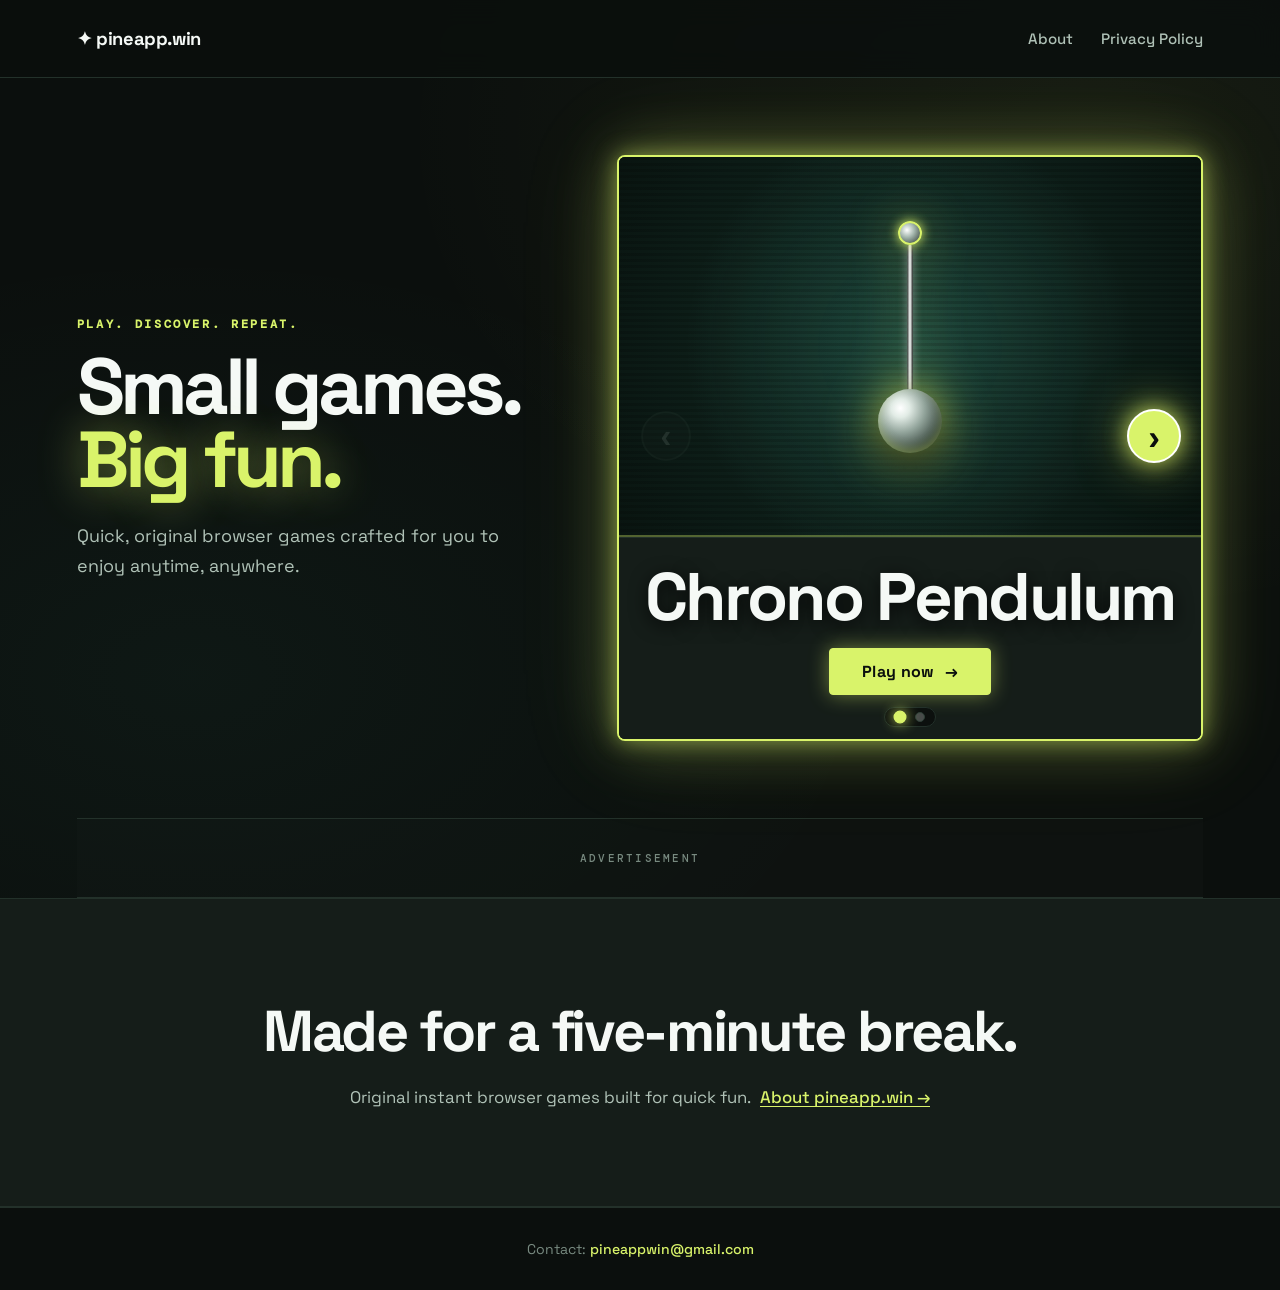
<file: index.html>
<!doctype html>
<html lang="en">
<head>
  <!-- Google tag (gtag.js) -->
  <script async src="https://www.googletagmanager.com/gtag/js?id=G-WJCZS9H72H"></script>
  <script>
    window.dataLayer = window.dataLayer || [];
    function gtag(){dataLayer.push(arguments);}
    gtag('js', new Date());

    gtag('config', 'G-WJCZS9H72H');
  </script>
  <meta charset="utf-8">
  <meta name="viewport" content="width=device-width,initial-scale=1">
  <meta name="description" content="Play original, instant browser games on pineapp.win — crafted for quick breaks and seamless fun anywhere.">
  <title>pineapp.win | Browser Games</title>
  <link rel="stylesheet" href="styles.css?v=8">
</head>
<body>
  <header>
    <a class="brand" href="#top">✦ pineapp.win</a>
    <nav>
      <a href="about.html">About</a>
      <a href="privacy.html">Privacy Policy</a>
    </nav>
  </header>

  <main id="top">
    <section class="hero" id="arcade">
      <div class="hero-content">
        <p class="eyebrow">PLAY. DISCOVER. REPEAT.</p>
        <h1>Small games.<br><em>Big fun.</em></h1>
        <p class="hero-copy">Quick, original browser games crafted for you to enjoy anytime, anywhere.</p>
      </div>

      <!-- Scrollable Arcade Selector (Chrono Pendulum default, popping scroll buttons) -->
      <aside class="arcade-container" aria-label="Arcade game selector">
        <div class="arcade-selector-frame">
          <!-- Popping Scroll Buttons -->
          <button type="button" class="arcade-scroll-btn prev-btn" id="arcade-prev" aria-label="Previous game" title="Previous game">‹</button>
          <button type="button" class="arcade-scroll-btn next-btn" id="arcade-next" aria-label="Next game" title="Next game">›</button>

          <!-- Scrollable Track with snap alignment -->
          <div class="arcade-track" id="arcade-track" tabindex="0" aria-label="Arcade game track">
            <!-- Game 1: Chrono Pendulum (Default) -->
            <a class="arcade-card card-pendulum" href="pendulum.html" data-index="0" aria-label="Play Chrono Pendulum">
              <div class="arcade-screen">
                <div class="pendulum-graphic" aria-hidden="true">
                  <div class="pendulum-pivot-point"></div>
                  <div class="pendulum-chrome-rod"></div>
                  <div class="pendulum-chrome-bob"></div>
                </div>
              </div>
              <div class="arcade-footer">
                <h2 class="game-name">Chrono Pendulum</h2>
                <span class="button arcade-play-btn">Play now <span>→</span></span>
              </div>
            </a>

            <!-- Game 2: Edge Rush -->
            <a class="arcade-card card-edgerush" href="edge-rush.html" data-index="1" aria-label="Play Edge Rush">
              <div class="arcade-screen">
                <span class="game-icon">🟢</span>
              </div>
              <div class="arcade-footer">
                <h2 class="game-name">Edge Rush</h2>
                <span class="button arcade-play-btn">Play now <span>→</span></span>
              </div>
            </a>
          </div>

          <!-- Position Indicators -->
          <div class="arcade-indicators" id="arcade-indicators" aria-label="Arcade game indicators">
            <button type="button" class="arcade-dot active" data-index="0" aria-label="Jump to Chrono Pendulum"></button>
            <button type="button" class="arcade-dot" data-index="1" aria-label="Jump to Edge Rush"></button>
          </div>
        </div>
      </aside>
    </section>

    <section class="ad-slot">
      <script async src="https://pagead2.googlesyndication.com/pagead/js/adsbygoogle.js?client=ca-pub-6483520770446711"
        crossorigin="anonymous"></script>
      ADVERTISEMENT
    </section>

    <section id="about" class="about">
      <h2>Made for a five-minute break.</h2>
      <p class="about-subtext">Original instant browser games built for quick fun. <a href="about.html">About pineapp.win →</a></p>
    </section>
  </main>

  <footer>
    <span>Contact: <a href="mailto:pineappwin@gmail.com">pineappwin@gmail.com</a></span>
  </footer>

  <script src="script.js?v=6"></script>
</body>
</html>
</file>
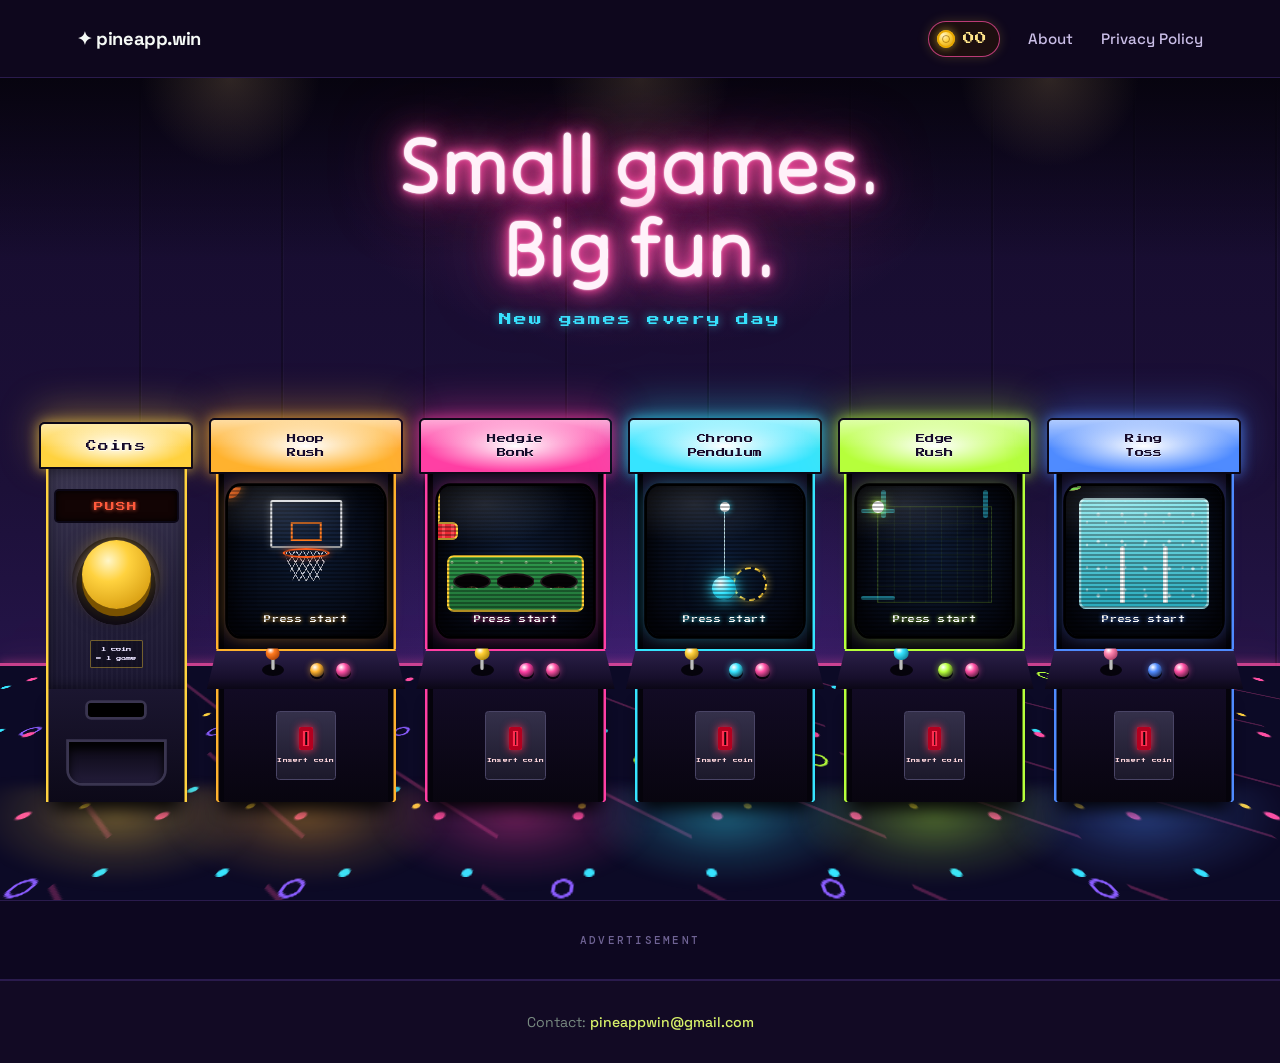
<file: public/index.html>
<!doctype html>
<html lang="en">
<head>
  <!-- Google tag (gtag.js) -->
  <script async src="https://www.googletagmanager.com/gtag/js?id=G-WJCZS9H72H"></script>
  <script>
    window.dataLayer = window.dataLayer || [];
    function gtag(){dataLayer.push(arguments);}
    gtag('js', new Date());

    gtag('config', 'G-WJCZS9H72H');
  </script>
  <meta charset="utf-8">
  <meta name="viewport" content="width=device-width,initial-scale=1">
  <meta name="description" content="Play original, instant browser games on pineapp.win — crafted for quick breaks and seamless fun anywhere.">
  <meta name="theme-color" content="#120a24">
  <title>pineapp.win | Browser Games</title>
  <link rel="stylesheet" href="styles.css?v=8">
  <link rel="stylesheet" href="arcade.css?v=8">
  <link rel="stylesheet" href="coins.css?v=1">
</head>
<body class="arcade-page">
  <header>
    <a class="brand" href="#top">✦ pineapp.win</a>
    <nav>
      <a class="coin-chip" id="coin-chip" href="#coin-machine" aria-label="Your coins"><span class="coin-icon" aria-hidden="true"></span><span data-coin-count>00</span></a>
      <a href="about.html">About</a>
      <a href="privacy.html">Privacy Policy</a>
    </nav>
  </header>

  <main id="top">
    <!-- The arcade hall: you are standing on the floor, looking at the cabinets -->
    <section class="hall" aria-labelledby="hall-title">
      <div class="hall__ceiling" aria-hidden="true"></div>
      <div class="hall__wall" aria-hidden="true"></div>
      <div class="hall__floor" aria-hidden="true"></div>

      <div class="sign">
        <h1 id="hall-title" class="sign__neon">
          <span class="sign__line">Small games.</span>
          <span class="sign__line sign__line--b">Big fun.</span>
        </h1>
        <p class="sign__copy">New games every day</p>
      </div>

      <div class="aisle" id="aisle" aria-label="Arcade machines">
        <!-- Coin machine: dispenses a random handful of coins. Later: watch an ad here to get coins. -->
        <div class="changer" id="coin-machine" style="--glow:#ffd23f; --glow-rgb:255,210,63">
          <span class="cab__marquee"><span class="cab__title">Coins</span></span>
          <span class="changer__face">
            <span class="changer__display" aria-hidden="true"><span id="changer-readout">PUSH</span></span>
            <button type="button" class="changer__btn" id="dispense" aria-label="Get coins from the coin machine" title="Get coins">
              <span class="changer__btn-cap" aria-hidden="true"></span>
            </button>
            <span class="changer__plate" aria-hidden="true">1 coin<br>= 1 game</span>
          </span>
          <span class="changer__chute" aria-hidden="true">
            <span class="changer__mouth"></span>
            <span class="changer__tray" id="tray"></span>
          </span>
          <span class="cab__pool" aria-hidden="true"></span>
        </div>

        <!-- Cabinet 1: Hoop Rush -->
        <a class="cab cab--hoop" href="hoop-rush.html" data-game="hoop-rush" style="--glow:#ffb22e; --glow-rgb:255,178,46" aria-label="Play Hoop Rush">
          <span class="cab__marquee"><span class="cab__title">Hoop<br>Rush</span></span>
          <span class="cab__bezel">
            <span class="cab__screen">
              <span class="attract attract--hoop" aria-hidden="true">
                <span class="hoop__board"></span>
                <span class="hoop__net"></span>
                <span class="hoop__rim"></span>
                <span class="hoop__ball"></span>
              </span>
              <span class="cab__start" aria-hidden="true">Press start</span>
            </span>
          </span>
          <span class="cab__panel" aria-hidden="true">
            <span class="stick"></span><span class="pbtn"></span><span class="pbtn pbtn--b"></span>
          </span>
          <span class="cab__body" aria-hidden="true">
            <span class="coin-door"><span class="coin-slot"></span><span class="coin-label">Insert coin</span></span>
          </span>
          <span class="cab__pool" aria-hidden="true"></span>
        </a>

        <!-- Cabinet 2: Hedgie Bonk -->
        <a class="cab cab--hedgie" href="hedgie-bonk.html" data-game="hedgie-bonk" style="--glow:#ff3fa4; --glow-rgb:255,63,164" aria-label="Play Hedgie Bonk">
          <span class="cab__marquee"><span class="cab__title">Hedgie<br>Bonk</span></span>
          <span class="cab__bezel">
            <span class="cab__screen">
              <span class="attract attract--hedgie" aria-hidden="true">
                <span class="hb__field"></span>
                <span class="hb__hole hb__hole--a"><span class="hb__hog"></span></span>
                <span class="hb__hole hb__hole--b"><span class="hb__hog"></span></span>
                <span class="hb__hole hb__hole--c"><span class="hb__hog"></span></span>
                <span class="hb__hammer"></span>
              </span>
              <span class="cab__start" aria-hidden="true">Press start</span>
            </span>
          </span>
          <span class="cab__panel" aria-hidden="true">
            <span class="stick"></span><span class="pbtn"></span><span class="pbtn pbtn--b"></span>
          </span>
          <span class="cab__body" aria-hidden="true">
            <span class="coin-door"><span class="coin-slot"></span><span class="coin-label">Insert coin</span></span>
          </span>
          <span class="cab__pool" aria-hidden="true"></span>
        </a>

        <!-- Cabinet 3: Chrono Pendulum -->
        <a class="cab cab--pendulum" href="pendulum.html" data-game="pendulum" style="--glow:#36e4ff; --glow-rgb:54,228,255" aria-label="Play Chrono Pendulum">
          <span class="cab__marquee"><span class="cab__title">Chrono<br>Pendulum</span></span>
          <span class="cab__bezel">
            <span class="cab__screen">
              <span class="attract attract--pendulum" aria-hidden="true">
                <span class="pend__target"><span class="pend__ring"></span></span>
                <span class="pend__arm"><span class="pend__bob"></span></span>
                <span class="pend__pivot"></span>
              </span>
              <span class="cab__start" aria-hidden="true">Press start</span>
            </span>
          </span>
          <span class="cab__panel" aria-hidden="true">
            <span class="stick"></span><span class="pbtn"></span><span class="pbtn pbtn--b"></span>
          </span>
          <span class="cab__body" aria-hidden="true">
            <span class="coin-door"><span class="coin-slot"></span><span class="coin-label">Insert coin</span></span>
          </span>
          <span class="cab__pool" aria-hidden="true"></span>
        </a>

        <!-- Cabinet 4: Edge Rush -->
        <a class="cab cab--edge" href="edge-rush.html" data-game="edge-rush" style="--glow:#b6ff3b; --glow-rgb:182,255,59" aria-label="Play Edge Rush">
          <span class="cab__marquee"><span class="cab__title">Edge<br>Rush</span></span>
          <span class="cab__bezel">
            <span class="cab__screen">
              <span class="attract attract--edge" aria-hidden="true">
                <span class="edge__tile edge__tile--t"></span>
                <span class="edge__tile edge__tile--r"></span>
                <span class="edge__tile edge__tile--b"></span>
                <span class="edge__tile edge__tile--l"></span>
                <span class="edge__ball"></span>
              </span>
              <span class="cab__start" aria-hidden="true">Press start</span>
            </span>
          </span>
          <span class="cab__panel" aria-hidden="true">
            <span class="stick"></span><span class="pbtn"></span><span class="pbtn pbtn--b"></span>
          </span>
          <span class="cab__body" aria-hidden="true">
            <span class="coin-door"><span class="coin-slot"></span><span class="coin-label">Insert coin</span></span>
          </span>
          <span class="cab__pool" aria-hidden="true"></span>
        </a>

        <!-- Cabinet 5: Water Ring Toss -->
        <a class="cab cab--rings" href="water-ring-toss.html" data-game="water-ring-toss" style="--glow:#4f8bff; --glow-rgb:79,139,255" aria-label="Play Water Ring Toss">
          <span class="cab__marquee"><span class="cab__title">Ring<br>Toss</span></span>
          <span class="cab__bezel">
            <span class="cab__screen">
              <span class="attract attract--rings" aria-hidden="true">
                <span class="wr__water"></span>
                <span class="wr__peg wr__peg--l"></span>
                <span class="wr__peg wr__peg--r"></span>
                <span class="wr__ring wr__ring--a"></span>
                <span class="wr__ring wr__ring--b"></span>
                <span class="wr__ring wr__ring--c"></span>
                <span class="wr__bubbles"></span>
              </span>
              <span class="cab__start" aria-hidden="true">Press start</span>
            </span>
          </span>
          <span class="cab__panel" aria-hidden="true">
            <span class="stick"></span><span class="pbtn"></span><span class="pbtn pbtn--b"></span>
          </span>
          <span class="cab__body" aria-hidden="true">
            <span class="coin-door"><span class="coin-slot"></span><span class="coin-label">Insert coin</span></span>
          </span>
          <span class="cab__pool" aria-hidden="true"></span>
        </a>
      </div>

      <p class="hall-toast" id="hall-toast" role="status" aria-live="polite"></p>

      <!-- People standing on the floor, watching the machines -->
      <div class="crowd" aria-hidden="true">
        <svg class="onlooker onlooker--l" viewBox="0 0 200 260" preserveAspectRatio="xMidYMax meet">
          <defs>
            <linearGradient id="rimL" x1="1" y1="0" x2="0" y2="0">
              <stop offset="0" stop-color="#36e4ff" stop-opacity=".9"/>
              <stop offset=".12" stop-color="#36e4ff" stop-opacity=".25"/>
              <stop offset=".3" stop-color="#36e4ff" stop-opacity="0"/>
            </linearGradient>
          </defs>
          <path d="M100 18c26 0 44 20 44 47 0 22-11 39-27 46v14c38 6 66 22 78 46 6 12 5 89 5 89H0s-1-77 5-89c12-24 40-40 78-46v-14c-16-7-27-24-27-46 0-27 18-47 44-47z" fill="#07040f"/>
          <path d="M100 18c26 0 44 20 44 47 0 22-11 39-27 46v14c38 6 66 22 78 46 6 12 5 89 5 89H0s-1-77 5-89c12-24 40-40 78-46v-14c-16-7-27-24-27-46 0-27 18-47 44-47z" fill="url(#rimL)"/>
        </svg>
        <svg class="onlooker onlooker--r" viewBox="0 0 200 260" preserveAspectRatio="xMidYMax meet">
          <defs>
            <linearGradient id="rimR" x1="0" y1="0" x2="1" y2="0">
              <stop offset="0" stop-color="#ff4fa3" stop-opacity=".85"/>
              <stop offset=".12" stop-color="#ff4fa3" stop-opacity=".22"/>
              <stop offset=".3" stop-color="#ff4fa3" stop-opacity="0"/>
            </linearGradient>
          </defs>
          <path d="M98 10c24 0 41 19 41 44 0 13-4 24-10 32 9 3 14 10 14 18 0 4-1 8-3 11 40 7 54 24 58 48 3 18 2 97 2 97H0s-1-79 2-97c4-24 18-41 58-48-2-3-3-7-3-11 0-8 5-15 14-18-6-8-10-19-10-32 0-25 17-44 37-44z" fill="#07040f"/>
          <path d="M98 10c24 0 41 19 41 44 0 13-4 24-10 32 9 3 14 10 14 18 0 4-1 8-3 11 40 7 54 24 58 48 3 18 2 97 2 97H0s-1-79 2-97c4-24 18-41 58-48-2-3-3-7-3-11 0-8 5-15 14-18-6-8-10-19-10-32 0-25 17-44 37-44z" fill="url(#rimR)"/>
        </svg>
      </div>
    </section>

    <section class="ad-slot">
      <script async src="https://pagead2.googlesyndication.com/pagead/js/adsbygoogle.js?client=ca-pub-6483520770446711"
        crossorigin="anonymous"></script>
      ADVERTISEMENT
    </section>

  </main>

  <footer>
    <span>Contact: <a href="mailto:pineappwin@gmail.com">pineappwin@gmail.com</a></span>
  </footer>

  <script src="coins.js?v=3"></script>
  <script src="arcade.js?v=4"></script>
</body>
</html>
</file>
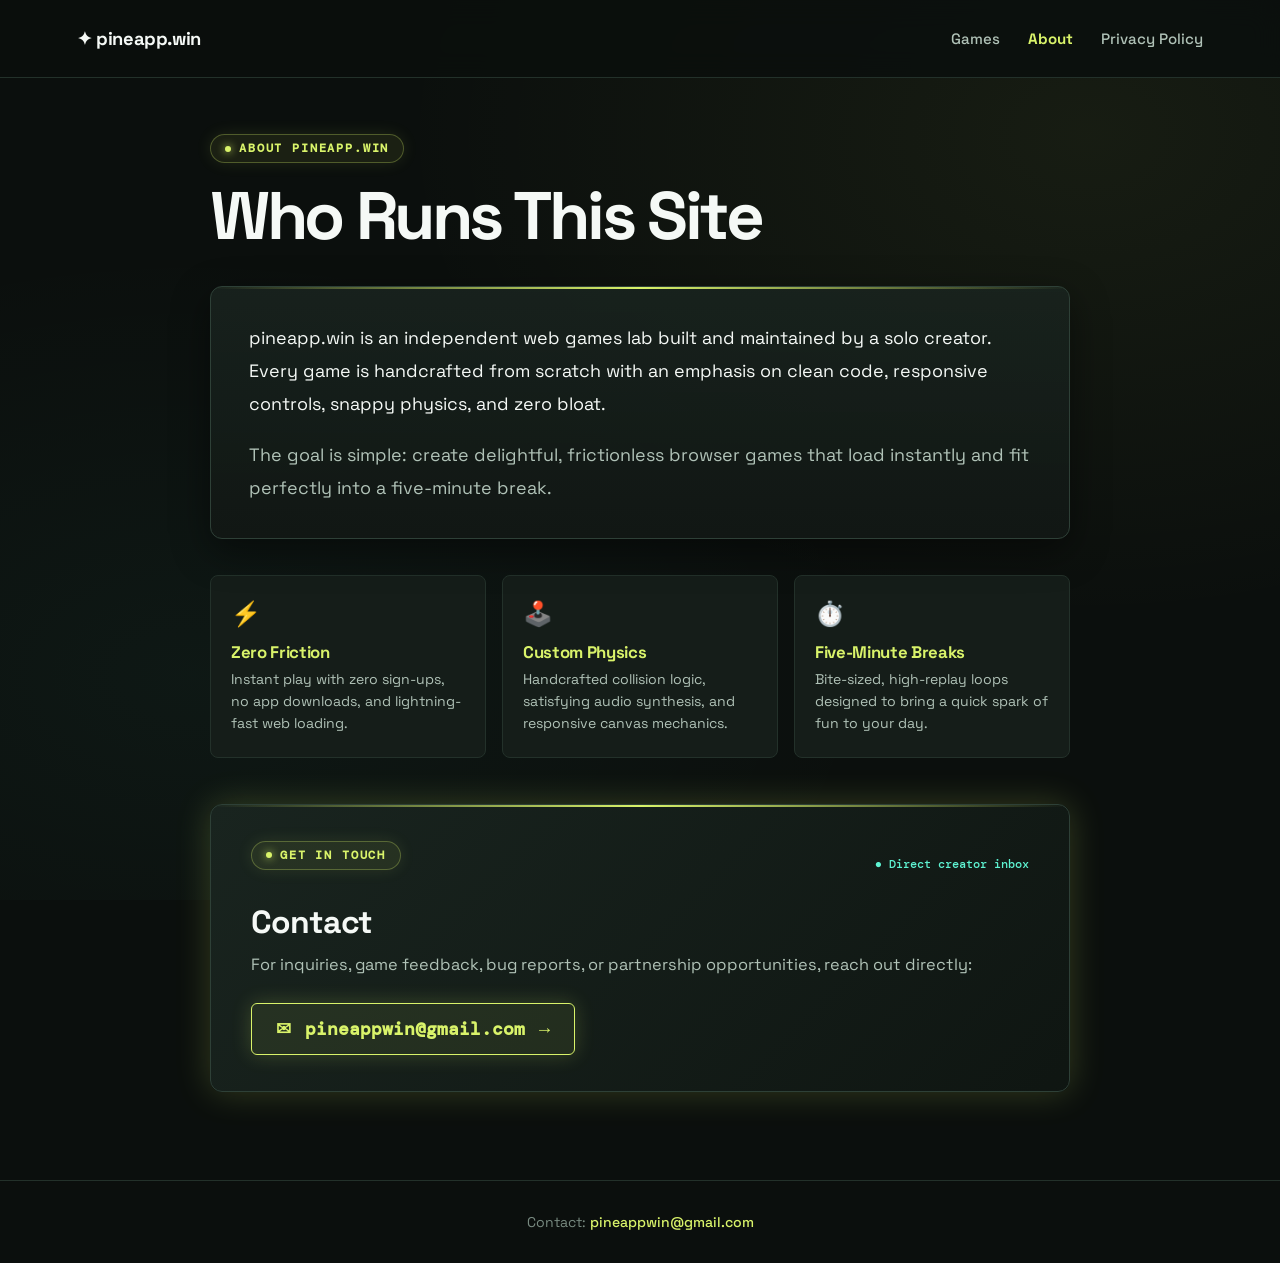
<file: about.html>
<!doctype html>
<html lang="en">
<head>
  <!-- Google tag (gtag.js) -->
  <script async src="https://www.googletagmanager.com/gtag/js?id=G-WJCZS9H72H"></script>
  <script>
    window.dataLayer = window.dataLayer || [];
    function gtag(){dataLayer.push(arguments);}
    gtag('js', new Date());

    gtag('config', 'G-WJCZS9H72H');
  </script>
  <meta charset="utf-8">
  <meta name="viewport" content="width=device-width,initial-scale=1">
  <meta name="description" content="About pineapp.win, who runs the site, our indie game design philosophy, and contact details.">
  <title>About | pineapp.win</title>
  <link rel="stylesheet" href="styles.css?v=8">
</head>
<body>
  <header>
    <a class="brand" href="index.html">✦ pineapp.win</a>
    <nav>
      <a href="index.html">Games</a>
      <a href="about.html" class="active">About</a>
      <a href="privacy.html">Privacy Policy</a>
    </nav>
  </header>

  <main class="content-page">
    <div class="page-header">
      <span class="page-badge"><span class="badge-dot"></span>ABOUT PINEAPP.WIN</span>
      <h1>Who Runs This Site</h1>
    </div>

    <!-- Story Card -->
    <article class="story-card">
      <p>pineapp.win is an independent web games lab built and maintained by a solo creator. Every game is handcrafted from scratch with an emphasis on clean code, responsive controls, snappy physics, and zero bloat.</p>
      <p>The goal is simple: create delightful, frictionless browser games that load instantly and fit perfectly into a five-minute break.</p>
    </article>

    <!-- Key Values / Pillars -->
    <div class="values-grid">
      <div class="value-item">
        <div class="value-icon">⚡</div>
        <h3>Zero Friction</h3>
        <p>Instant play with zero sign-ups, no app downloads, and lightning-fast web loading.</p>
      </div>
      <div class="value-item">
        <div class="value-icon">🕹️</div>
        <h3>Custom Physics</h3>
        <p>Handcrafted collision logic, satisfying audio synthesis, and responsive canvas mechanics.</p>
      </div>
      <div class="value-item">
        <div class="value-icon">⏱️</div>
        <h3>Five-Minute Breaks</h3>
        <p>Bite-sized, high-replay loops designed to bring a quick spark of fun to your day.</p>
      </div>
    </div>

    <!-- Contact Station -->
    <section class="contact-section" id="contact">
      <div class="contact-station">
        <div class="station-header">
          <span class="page-badge"><span class="badge-dot"></span>GET IN TOUCH</span>
          <span class="station-status">● Direct creator inbox</span>
        </div>
        <h2>Contact</h2>
        <p class="station-desc">For inquiries, game feedback, bug reports, or partnership opportunities, reach out directly:</p>
        <div class="contact-action-box">
          <a href="mailto:pineappwin@gmail.com" class="email-chip" title="Email pineappwin@gmail.com">
            <span class="chip-icon">✉</span>
            <span class="chip-address">pineappwin@gmail.com</span>
            <span class="chip-arrow">→</span>
          </a>
        </div>
      </div>
    </section>
  </main>

  <footer>
    <span>Contact: <a href="mailto:pineappwin@gmail.com">pineappwin@gmail.com</a></span>
  </footer>
</body>
</html>
</file>
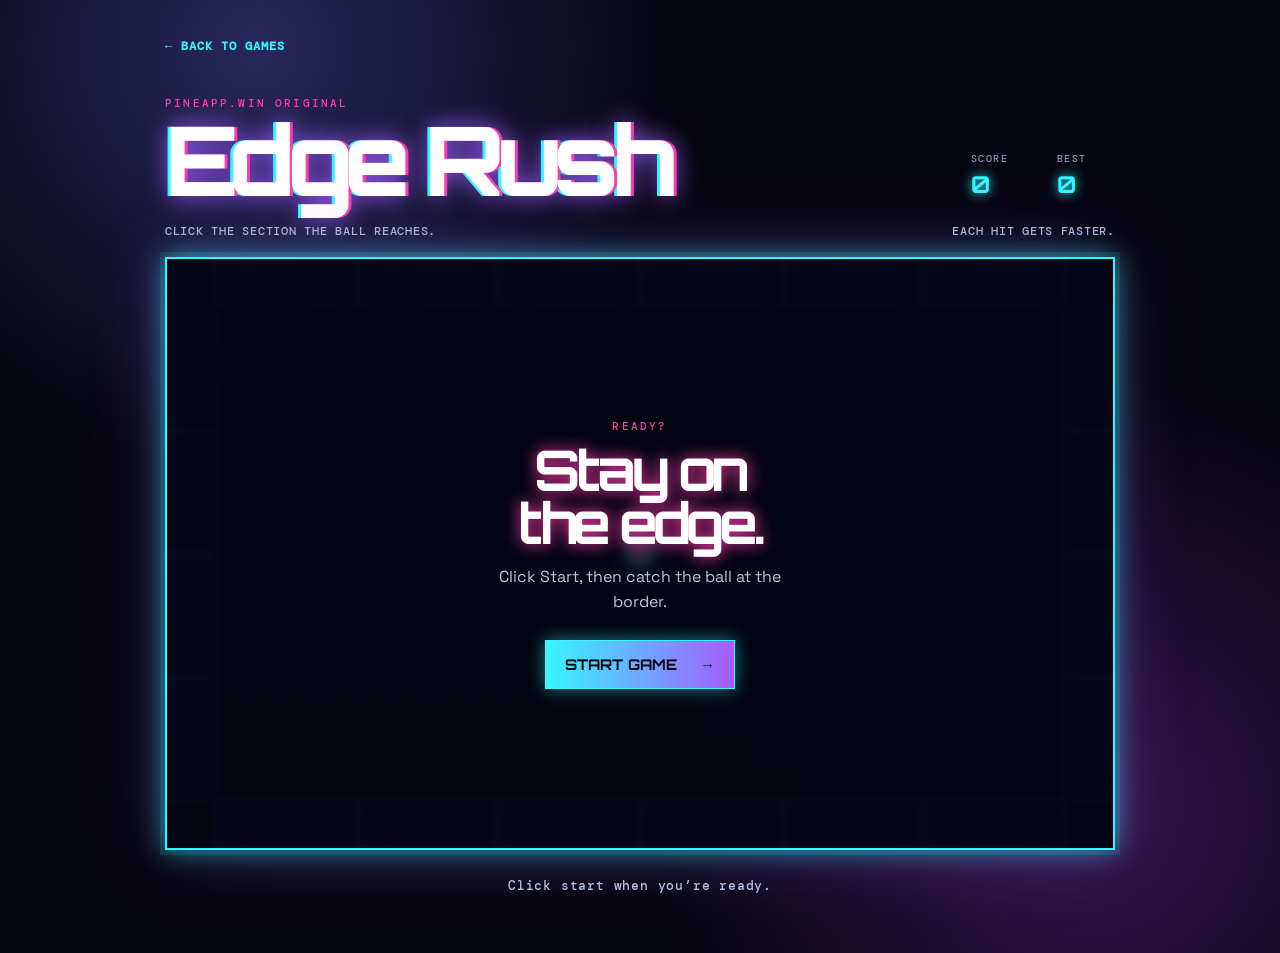
<file: edge-rush.html>
<!doctype html>
<html lang="en">
<head>
  <!-- Google tag (gtag.js) -->
  <script async src="https://www.googletagmanager.com/gtag/js?id=G-WJCZS9H72H"></script>
  <script>
    window.dataLayer = window.dataLayer || [];
    function gtag(){dataLayer.push(arguments);}
    gtag('js', new Date());

    gtag('config', 'G-WJCZS9H72H');
  </script>
  <meta charset="utf-8">
  <meta name="viewport" content="width=device-width,initial-scale=1">
  <meta name="description" content="Edge Rush, a fast browser reflex game on pineapp.win.">
  <title>Edge Rush | pineapp.win</title>
  <link rel="stylesheet" href="edge-rush.css?v=2">
</head>
<body>
  <main class="game-shell">
    <a class="back" href="index.html">← Back to games</a>
    <section class="game-head">
      <div><p class="kicker">PINEAPP.WIN ORIGINAL</p><h1>Edge Rush</h1></div>
      <div class="scoreboard"><div><span>Score</span><strong id="score">0</strong></div><div><span>Best</span><strong id="best">0</strong></div></div>
    </section>
    <section class="instructions"><span>Click the section the ball reaches.</span><span>Each hit gets faster.</span></section>
    <section id="game" class="game" aria-label="Edge Rush game area">
      <div id="edge-top" class="edge edge-top" aria-label="Top edge"></div>
      <div id="edge-right" class="edge edge-right" aria-label="Right edge"></div>
      <div id="edge-bottom" class="edge edge-bottom" aria-label="Bottom edge"></div>
      <div id="edge-left" class="edge edge-left" aria-label="Left edge"></div>
      <div id="ball" class="ball" aria-hidden="true"></div>
      <div id="overlay" class="overlay"><div><p class="kicker">READY?</p><h2>Stay on the edge.</h2><p>Click Start, then catch the ball at the border.</p><button id="start" type="button">Start game <span>→</span></button></div></div>
    </section>
    <p id="message" class="message" aria-live="polite">Click start when you’re ready.</p>
  </main>
  <script src="edge-rush.js?v=2"></script>
</body>
</html>
</file>
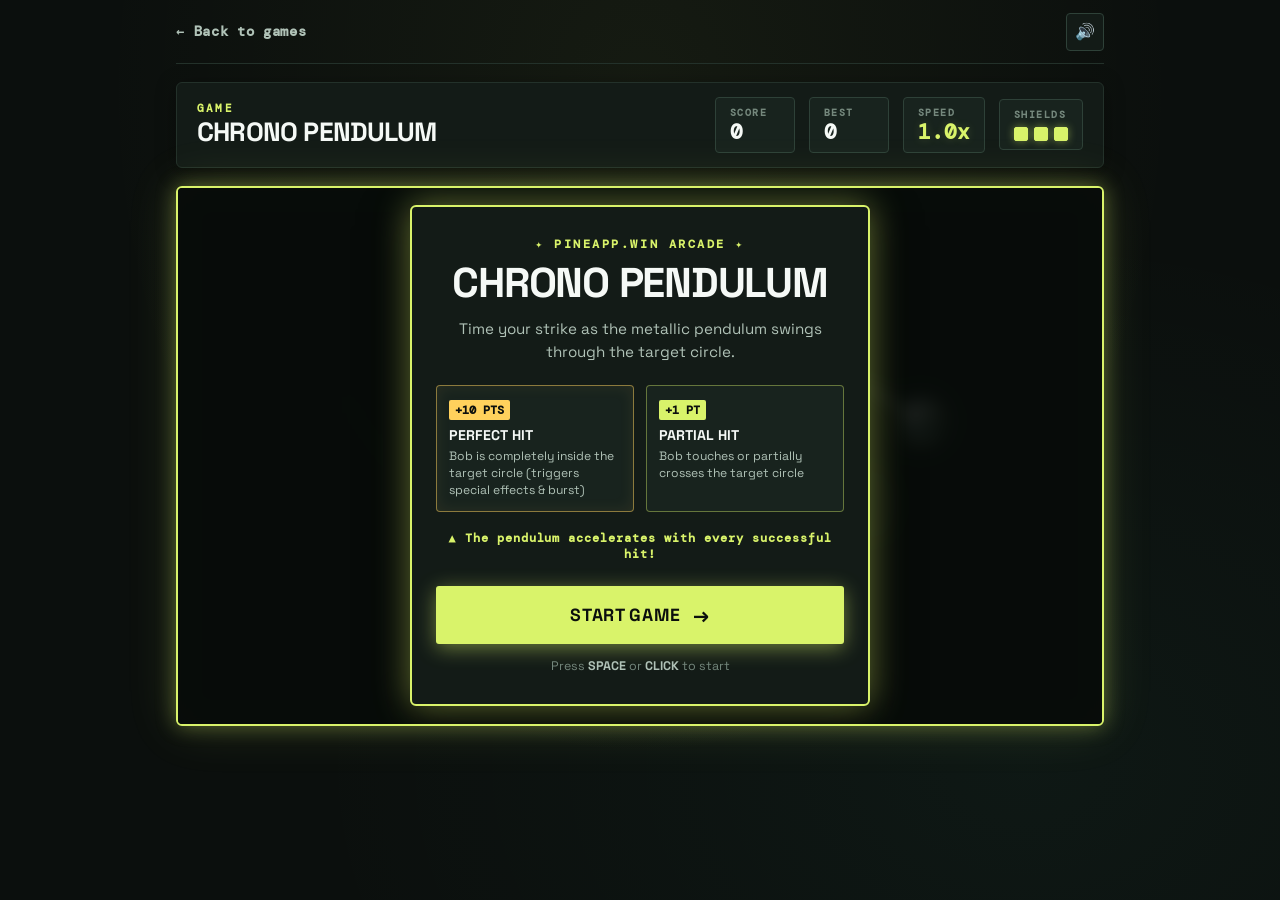
<file: pendulum.html>
<!doctype html>
<html lang="en">
<head>
  <!-- Google tag (gtag.js) -->
  <script async src="https://www.googletagmanager.com/gtag/js?id=G-WJCZS9H72H"></script>
  <script>
    window.dataLayer = window.dataLayer || [];
    function gtag(){dataLayer.push(arguments);}
    gtag('js', new Date());

    gtag('config', 'G-WJCZS9H72H');
  </script>
  <meta charset="utf-8">
  <meta name="viewport" content="width=device-width,initial-scale=1">
  <meta name="description" content="Chrono Pendulum — a precision timing arcade game with metallic pendulum physics and instant reflex hits on pineapp.win.">
  <title>Chrono Pendulum | pineapp.win</title>
  <link rel="stylesheet" href="pendulum.css?v=4">
</head>
<body>
  <div class="game-wrapper">
    <header class="game-header">
      <a class="nav-back" href="index.html" title="Back to games">← Back to games</a>
      <div class="header-controls">
        <button type="button" id="sound-toggle" class="control-btn" aria-label="Toggle Sound" title="Toggle Sound">
          <span id="sound-icon">🔊</span>
        </button>
      </div>
    </header>

    <main class="game-main">
      <section class="hud-bar">
        <div class="hud-group">
          <span class="hud-label">GAME</span>
          <h1 class="hud-title">CHRONO PENDULUM</h1>
        </div>

        <div class="hud-stats">
          <div class="stat-card">
            <span class="stat-label">SCORE</span>
            <strong class="stat-value" id="current-score">0</strong>
          </div>
          <div class="stat-card">
            <span class="stat-label">BEST</span>
            <strong class="stat-value" id="best-score">0</strong>
          </div>
          <div class="stat-card stat-speed">
            <span class="stat-label">SPEED</span>
            <strong class="stat-value highlight" id="speed-meter">1.0x</strong>
          </div>
          <div class="stat-card stat-shields">
            <span class="stat-label">SHIELDS</span>
            <div class="shields-row" id="shields-display" aria-label="3 Shields">
              <span class="shield-pip active"></span>
              <span class="shield-pip active"></span>
              <span class="shield-pip active"></span>
            </div>
          </div>
        </div>
      </section>

      <section class="canvas-container" id="arena-container">
        <canvas id="game-canvas"></canvas>

        <!-- Tap anywhere hint -->
        <div class="tap-hint" id="tap-hint" aria-hidden="true">
          <span>TAP / CLICK / SPACEBAR TO STRIKE</span>
        </div>

        <!-- Overlays for Start and Game Over -->
        <div class="game-overlay" id="start-overlay">
          <div class="overlay-modal">
            <p class="overlay-kicker">✦ PINEAPP.WIN ARCADE ✦</p>
            <h2 class="overlay-title">CHRONO PENDULUM</h2>
            <p class="overlay-desc">
              Time your strike as the metallic pendulum swings through the target circle.
            </p>

            <div class="rules-grid">
              <div class="rule-box perfect-rule">
                <span class="rule-score">+10 PTS</span>
                <strong>PERFECT HIT</strong>
                <p>Bob is completely inside the target circle (triggers special effects & burst)</p>
              </div>
              <div class="rule-box good-rule">
                <span class="rule-score">+1 PT</span>
                <strong>PARTIAL HIT</strong>
                <p>Bob touches or partially crosses the target circle</p>
              </div>
            </div>

            <p class="speed-warning">▲ The pendulum accelerates with every successful hit!</p>

            <button type="button" id="start-btn" class="action-btn">
              START GAME <span class="btn-arrow">→</span>
            </button>
            <p class="hint-key">Press <strong>SPACE</strong> or <strong>CLICK</strong> to start</p>
          </div>
        </div>

        <div class="game-overlay hidden" id="gameover-overlay">
          <div class="overlay-modal">
            <p class="overlay-kicker text-red">CIRCUIT OVERLOAD</p>
            <h2 class="overlay-title">GAME OVER</h2>

            <div class="stats-summary">
              <div class="summary-box">
                <span>FINAL SCORE</span>
                <strong id="final-score">0</strong>
              </div>
              <div class="summary-box">
                <span>BEST SCORE</span>
                <strong id="summary-best">0</strong>
              </div>
              <div class="summary-box">
                <span>PERFECTS</span>
                <strong id="summary-perfects" class="text-lime">0</strong>
              </div>
              <div class="summary-box">
                <span>TOP SPEED</span>
                <strong id="summary-speed">1.0x</strong>
              </div>
            </div>

            <button type="button" id="restart-btn" class="action-btn">
              PLAY AGAIN <span class="btn-arrow">↺</span>
            </button>
            <p class="hint-key">Press <strong>SPACE</strong> to restart</p>
          </div>
        </div>
      </section>
    </main>
  </div>

  <script src="pendulum.js?v=3"></script>
</body>
</html>
</file>
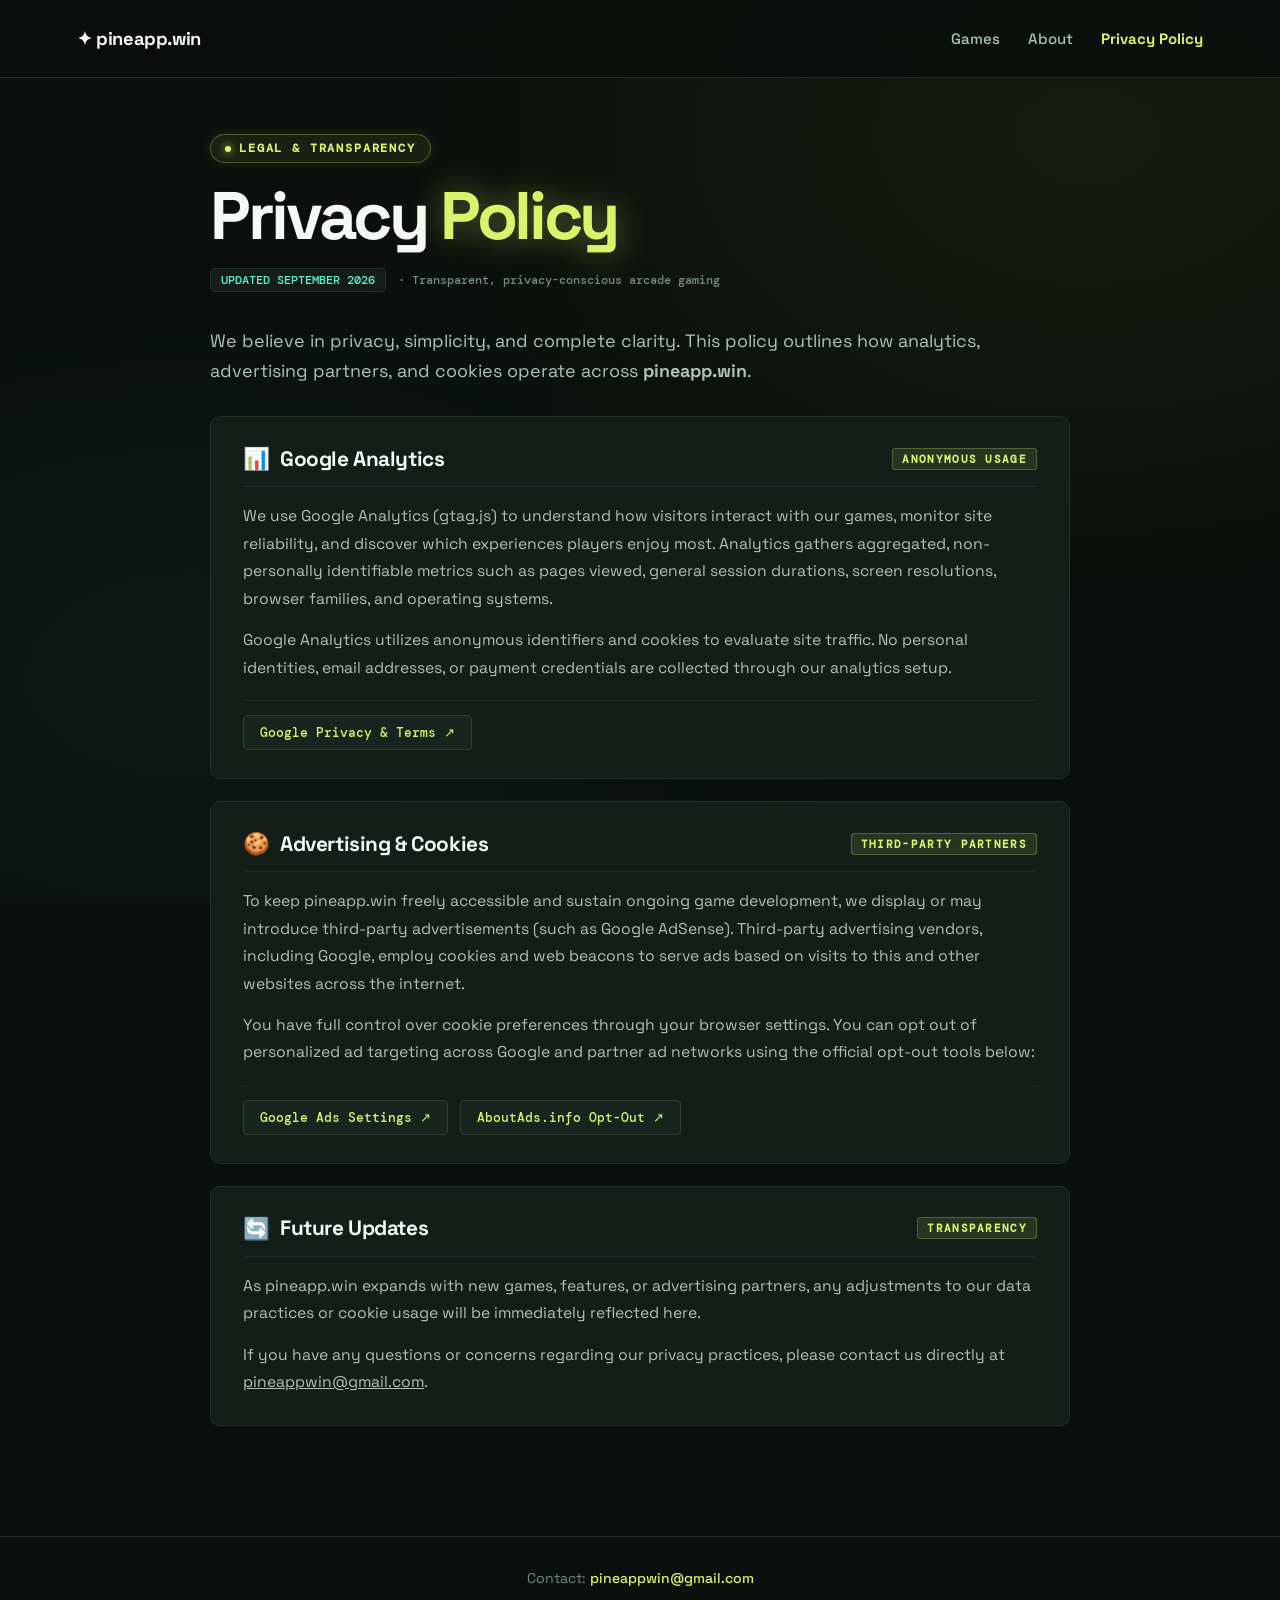
<file: privacy.html>
<!doctype html>
<html lang="en">
<head>
  <!-- Google tag (gtag.js) -->
  <script async src="https://www.googletagmanager.com/gtag/js?id=G-WJCZS9H72H"></script>
  <script>
    window.dataLayer = window.dataLayer || [];
    function gtag(){dataLayer.push(arguments);}
    gtag('js', new Date());

    gtag('config', 'G-WJCZS9H72H');
  </script>
  <meta charset="utf-8">
  <meta name="viewport" content="width=device-width,initial-scale=1">
  <meta name="description" content="Privacy Policy, analytics disclosures, and advertising/cookies information for pineapp.win.">
  <title>Privacy Policy | pineapp.win</title>
  <link rel="stylesheet" href="styles.css?v=8">
</head>
<body>
  <header>
    <a class="brand" href="index.html">✦ pineapp.win</a>
    <nav>
      <a href="index.html">Games</a>
      <a href="about.html">About</a>
      <a href="privacy.html" class="active">Privacy Policy</a>
    </nav>
  </header>

  <main class="content-page">
    <div class="page-header">
      <span class="page-badge"><span class="badge-dot"></span>LEGAL &amp; TRANSPARENCY</span>
      <h1>Privacy <em>Policy</em></h1>
      <div class="meta-bar">
        <span class="meta-pill">UPDATED SEPTEMBER 2026</span>
        <span>· Transparent, privacy-conscious arcade gaming</span>
      </div>
    </div>

    <p class="policy-lead">
      We believe in privacy, simplicity, and complete clarity. This policy outlines how analytics, advertising partners, and cookies operate across <strong>pineapp.win</strong>.
    </p>

    <!-- Google Analytics Card -->
    <article class="policy-card">
      <div class="policy-card-header">
        <div class="policy-card-title">
          <span class="policy-card-icon">📊</span>
          <h2>Google Analytics</h2>
        </div>
        <span class="policy-tag">ANONYMOUS USAGE</span>
      </div>
      <p>We use Google Analytics (gtag.js) to understand how visitors interact with our games, monitor site reliability, and discover which experiences players enjoy most. Analytics gathers aggregated, non-personally identifiable metrics such as pages viewed, general session durations, screen resolutions, browser families, and operating systems.</p>
      <p>Google Analytics utilizes anonymous identifiers and cookies to evaluate site traffic. No personal identities, email addresses, or payment credentials are collected through our analytics setup.</p>
      <div class="policy-card-links">
        <a href="https://policies.google.com/technologies/partner-sites" target="_blank" rel="noopener" class="policy-link-btn">
          Google Privacy &amp; Terms ↗
        </a>
      </div>
    </article>

    <!-- Advertising & Cookies Card -->
    <article class="policy-card">
      <div class="policy-card-header">
        <div class="policy-card-title">
          <span class="policy-card-icon">🍪</span>
          <h2>Advertising &amp; Cookies</h2>
        </div>
        <span class="policy-tag">THIRD-PARTY PARTNERS</span>
      </div>
      <p>To keep pineapp.win freely accessible and sustain ongoing game development, we display or may introduce third-party advertisements (such as Google AdSense). Third-party advertising vendors, including Google, employ cookies and web beacons to serve ads based on visits to this and other websites across the internet.</p>
      <p>You have full control over cookie preferences through your browser settings. You can opt out of personalized ad targeting across Google and partner ad networks using the official opt-out tools below:</p>
      <div class="policy-card-links">
        <a href="https://adssettings.google.com/" target="_blank" rel="noopener" class="policy-link-btn">
          Google Ads Settings ↗
        </a>
        <a href="https://optout.aboutads.info/" target="_blank" rel="noopener" class="policy-link-btn">
          AboutAds.info Opt-Out ↗
        </a>
      </div>
    </article>

    <!-- Future Updates Card -->
    <article class="policy-card">
      <div class="policy-card-header">
        <div class="policy-card-title">
          <span class="policy-card-icon">🔄</span>
          <h2>Future Updates</h2>
        </div>
        <span class="policy-tag">TRANSPARENCY</span>
      </div>
      <p>As pineapp.win expands with new games, features, or advertising partners, any adjustments to our data practices or cookie usage will be immediately reflected here.</p>
      <p>If you have any questions or concerns regarding our privacy practices, please contact us directly at <a href="mailto:pineappwin@gmail.com">pineappwin@gmail.com</a>.</p>
    </article>
  </main>

  <footer>
    <span>Contact: <a href="mailto:pineappwin@gmail.com">pineappwin@gmail.com</a></span>
  </footer>
</body>
</html>
</file>
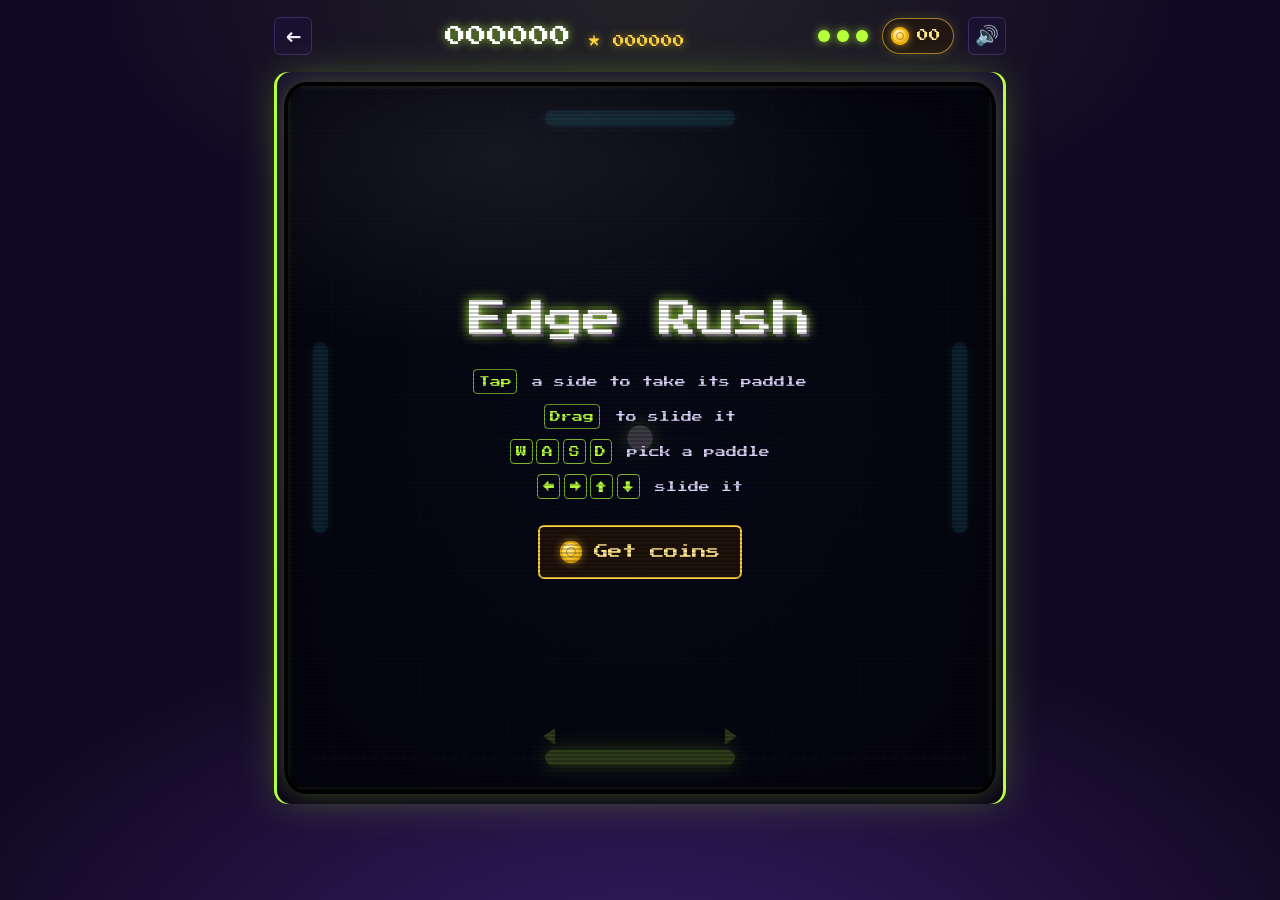
<file: public/edge-rush.html>
<!doctype html>
<html lang="en">
<head>
  <!-- Google tag (gtag.js) -->
  <script async src="https://www.googletagmanager.com/gtag/js?id=G-WJCZS9H72H"></script>
  <script>
    window.dataLayer = window.dataLayer || [];
    function gtag(){dataLayer.push(arguments);}
    gtag('js', new Date());

    gtag('config', 'G-WJCZS9H72H');
  </script>
  <meta charset="utf-8">
  <meta name="viewport" content="width=device-width,initial-scale=1">
  <meta name="description" content="Edge Rush, a four-paddle arcade reflex game on pineapp.win. Switch paddles and keep the ball in the box.">
  <meta name="theme-color" content="#120a24">
  <title>Edge Rush | pineapp.win</title>
  <link rel="stylesheet" href="edge-rush.css?v=4">
  <link rel="stylesheet" href="coins.css?v=1">
</head>
<body>
  <div class="cabinet">
    <header class="cab-top">
      <a class="icon-btn" href="index.html" aria-label="Back to games" title="Back to games">←</a>
      <div class="scoreline" aria-live="polite">
        <strong class="score" id="score" aria-label="Score">000000</strong>
        <span class="best" aria-label="Best score"><span aria-hidden="true">★</span> <span id="best">000000</span></span>
      </div>
      <div class="lives" id="lives" role="img" aria-label="3 lives left">
        <span class="life"></span><span class="life"></span><span class="life"></span>
      </div>
      <a class="coin-chip" href="index.html#coin-machine" aria-label="Your coins"><span class="coin-icon" aria-hidden="true"></span><span data-coin-count>00</span></a>
      <button type="button" class="icon-btn" id="sound" aria-label="Toggle sound" title="Toggle sound">🔊</button>
    </header>

    <main class="bezel">
      <h1 class="visually-hidden">Edge Rush</h1>
      <section class="screen" id="screen" aria-label="Edge Rush. Pick a paddle with W A S D or by tapping its side, then slide it with the arrow keys or by dragging.">
        <canvas id="arena"></canvas>

        <div class="attract" id="start-card">
          <p class="attract__title">Edge Rush</p>
          <div class="attract__how">
            <p><span class="key">Tap</span> a side to take its paddle</p>
            <p><span class="key">Drag</span> to slide it</p>
            <p class="desk"><span class="key">W</span><span class="key">A</span><span class="key">S</span><span class="key">D</span> pick a paddle</p>
            <p class="desk"><span class="key">←</span><span class="key">→</span><span class="key">↑</span><span class="key">↓</span> slide it</p>
          </div>
          <button type="button" class="start-btn" id="start"><span class="coin-icon" aria-hidden="true"></span><span id="start-label">Insert coin</span></button>
          <a class="get-coins" href="index.html#coin-machine" data-get-coins hidden><span class="coin-icon" aria-hidden="true"></span><span>Get coins</span></a>
        </div>

        <div class="attract hidden" id="over-card">
          <p class="attract__title attract__title--over">Game over</p>
          <p class="final" id="final">000000</p>
          <button type="button" class="start-btn" id="again"><span class="coin-icon" aria-hidden="true"></span><span>Insert coin</span></button>
          <a class="get-coins" href="index.html#coin-machine" data-get-coins hidden><span class="coin-icon" aria-hidden="true"></span><span>Get coins</span></a>
        </div>
      </section>
    </main>
  </div>

  <script src="coins.js?v=3"></script>
  <script src="edge-rush.js?v=5"></script>
</body>
</html>
</file>
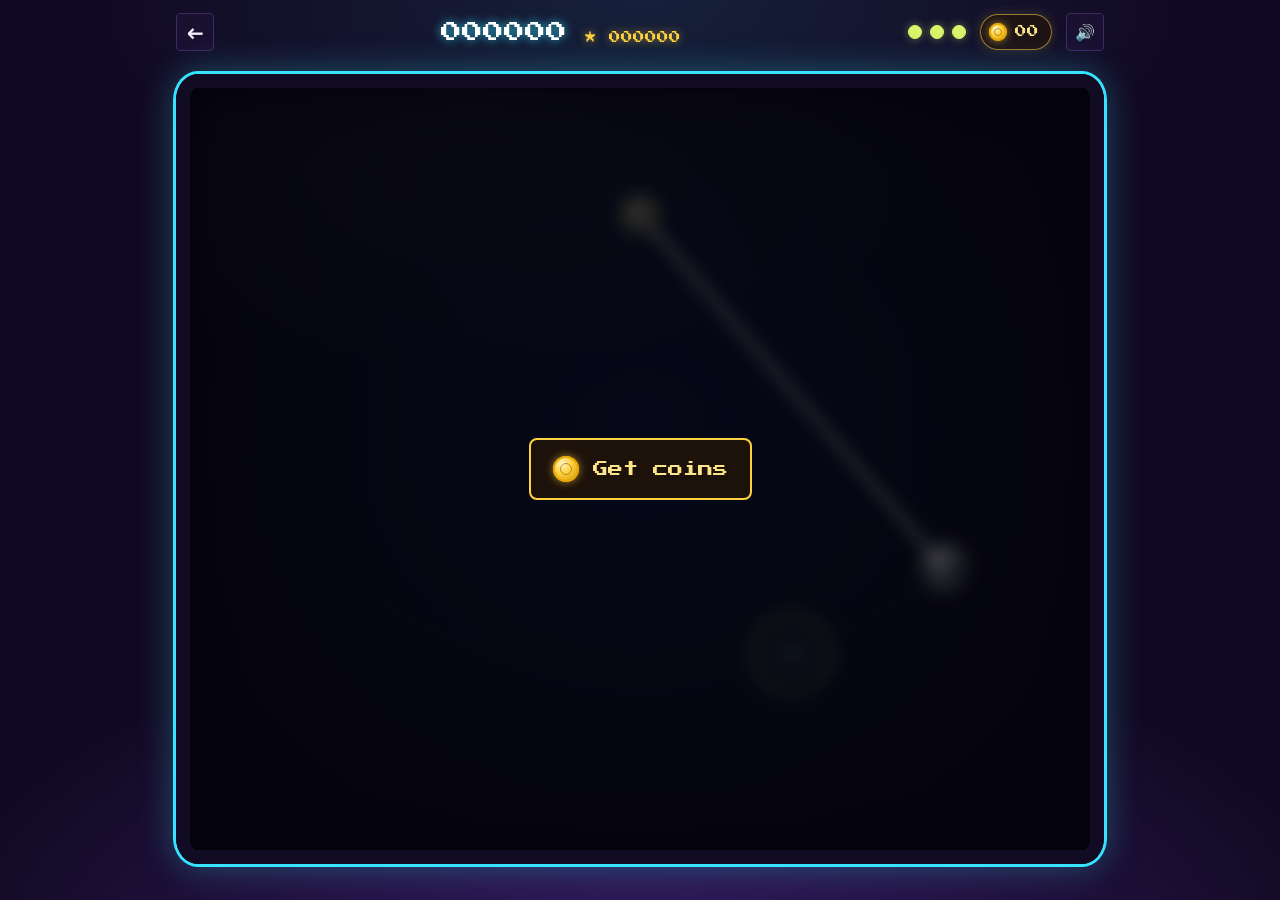
<file: public/pendulum.html>
<!doctype html>
<html lang="en">
<head>
  <!-- Google tag (gtag.js) -->
  <script async src="https://www.googletagmanager.com/gtag/js?id=G-WJCZS9H72H"></script>
  <script>
    window.dataLayer = window.dataLayer || [];
    function gtag(){dataLayer.push(arguments);}
    gtag('js', new Date());

    gtag('config', 'G-WJCZS9H72H');
  </script>
  <meta charset="utf-8">
  <meta name="viewport" content="width=device-width,initial-scale=1">
  <meta name="theme-color" content="#120a24">
  <meta name="description" content="Chrono Pendulum — a precision timing arcade game with metallic pendulum physics and instant reflex hits on pineapp.win.">
  <title>Chrono Pendulum | pineapp.win</title>
  <link rel="stylesheet" href="pendulum.css?v=7">
  <link rel="stylesheet" href="coins.css?v=1">
</head>
<body>
  <div class="game-wrapper">
    <header class="game-header">
      <a class="nav-back icon-only" href="index.html" aria-label="Back to games" title="Back to games">←</a>
      <div class="scoreline" aria-live="polite">
        <strong class="arcade-score" id="current-score" aria-label="Score">000000</strong>
        <span class="arcade-best" aria-label="Best score"><span aria-hidden="true">★</span> <span id="best-score">000000</span></span>
      </div>
      <div class="shields-row" id="shields-display" role="img" aria-label="3 lives left">
        <span class="shield-pip active"></span>
        <span class="shield-pip active"></span>
        <span class="shield-pip active"></span>
      </div>
      <a class="coin-chip" href="index.html#coin-machine" aria-label="Your coins"><span class="coin-icon" aria-hidden="true"></span><span data-coin-count>00</span></a>
      <div class="header-controls">
        <button type="button" id="sound-toggle" class="control-btn" aria-label="Toggle sound" title="Toggle sound">
          <span id="sound-icon">🔊</span>
        </button>
      </div>
    </header>

    <main class="game-main">
      <h1 class="visually-hidden">Chrono Pendulum</h1>
      <section class="canvas-container" id="arena-container" aria-label="Tap or press space when the ball is inside the circle">
        <canvas id="game-canvas"></canvas>

        <!-- Coin gate: shown before the first game (if no coin was inserted at the cabinet) and after each game over -->
        <div class="game-overlay hidden" id="gameover-overlay">
          <div class="coin-gate">
            <button type="button" id="restart-btn" class="insert-btn"><span class="coin-icon" aria-hidden="true"></span><span>Insert coin</span></button>
            <a class="get-coins" id="get-coins" href="index.html#coin-machine" hidden><span class="coin-icon" aria-hidden="true"></span><span>Get coins</span></a>
          </div>
        </div>
      </section>
    </main>
  </div>

  <script src="coins.js?v=3"></script>
  <script src="pendulum.js?v=7"></script>
</body>
</html>
</file>
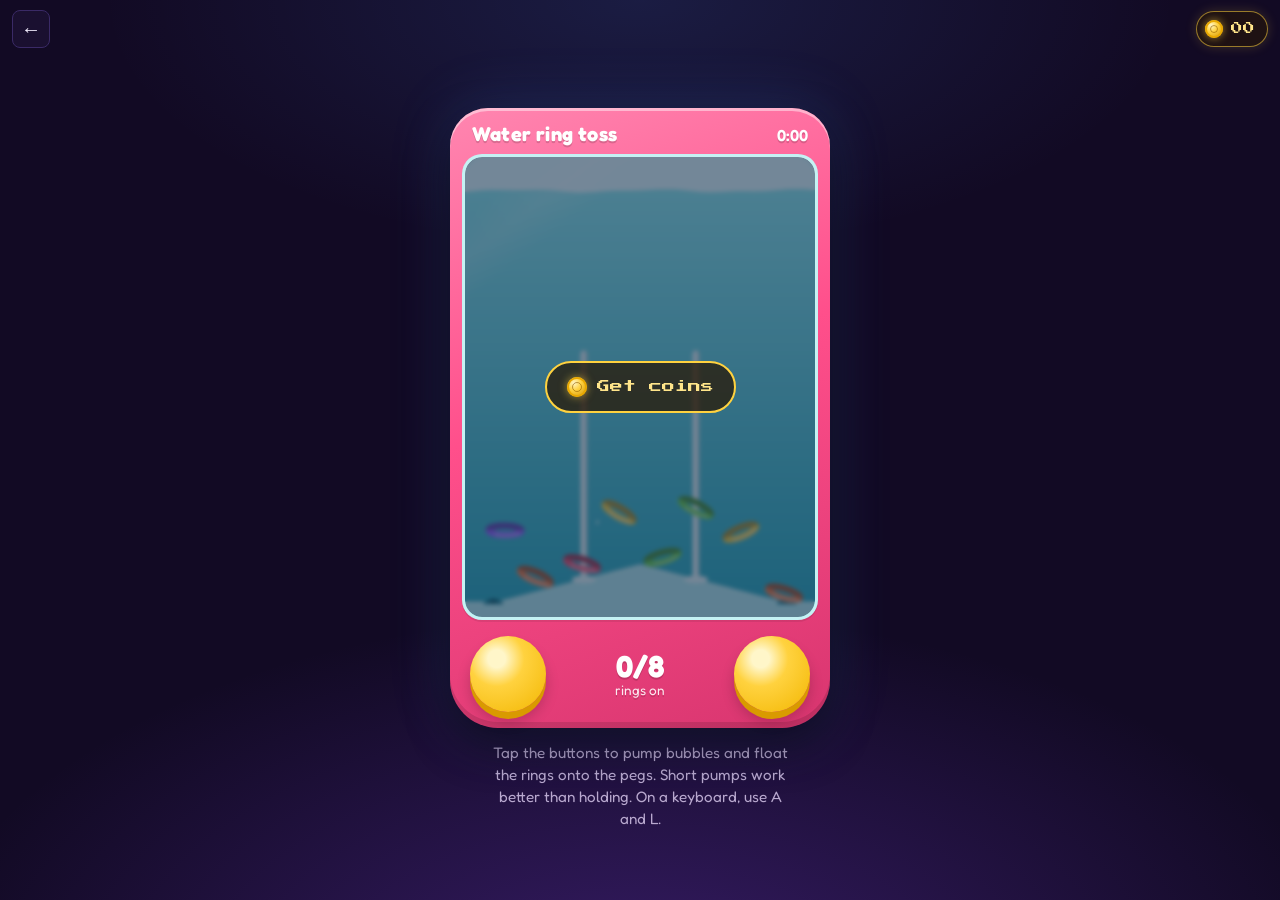
<file: public/water-ring-toss.html>
<!doctype html>
<html lang="en">
<head>
  <!-- Google tag (gtag.js) -->
  <script async src="https://www.googletagmanager.com/gtag/js?id=G-WJCZS9H72H"></script>
  <script>
    window.dataLayer = window.dataLayer || [];
    function gtag(){dataLayer.push(arguments);}
    gtag('js', new Date());

    gtag('config', 'G-WJCZS9H72H');
  </script>
<meta charset="utf-8">
<meta name="viewport" content="width=device-width, initial-scale=1, viewport-fit=cover">
<meta name="description" content="Water ring toss on pineapp.win: pump bubbles to float all eight rings onto the pegs, like the classic handheld water game.">
<meta name="theme-color" content="#120a24">
<title>Water Ring Toss | pineapp.win</title>
<link rel="preconnect" href="https://fonts.googleapis.com">
<link rel="preconnect" href="https://fonts.gstatic.com" crossorigin>
<link href="https://fonts.googleapis.com/css2?family=Fredoka:wght@400;600;700&family=Press+Start+2P&display=swap" rel="stylesheet">
<style>
:root{
  box-sizing:border-box;
  padding-top:env(safe-area-inset-top,0px);
  padding-bottom:env(safe-area-inset-bottom,0px);
  --bg:#fff1c4;
  --ink:#3b1d4a;
  --ink-soft:#7a5a86;
  --shell-a:#ff86b0;
  --shell-b:#ff4f8b;
  --shell-c:#d8356f;
  --btn:#ffd23f;
  --btn-edge:#d99a00;
  --ghost-bg:rgba(59,29,74,.08);
}
@media (prefers-color-scheme: dark){
  :root:not([data-theme="light"]){
    --bg:#1f1433; --ink:#ffe8f1; --ink-soft:#c8a9d6;
    --shell-a:#ff6f9f; --shell-b:#e8407d; --shell-c:#b52a5f;
    --ghost-bg:rgba(255,232,241,.1);
  }
}
:root[data-theme="dark"]{
  --bg:#1f1433; --ink:#ffe8f1; --ink-soft:#c8a9d6;
  --shell-a:#ff6f9f; --shell-b:#e8407d; --shell-c:#b52a5f;
  --ghost-bg:rgba(255,232,241,.1);
}
html{scroll-padding-top:env(safe-area-inset-top,0px);height:100%}
*,*::before,*::after{box-sizing:inherit}
body{
  margin:0;min-height:100%;background:var(--bg);color:var(--ink);
  font-family:"Fredoka","Trebuchet MS","Segoe UI",system-ui,sans-serif;
  display:flex;flex-direction:column;align-items:center;justify-content:center;
  gap:14px;padding:16px 12px;
  -webkit-user-select:none;user-select:none;-webkit-tap-highlight-color:transparent;
}
.toy{
  width:min(92vw,380px,calc((100dvh - 250px) * 0.72));
  min-width:260px;
  background:linear-gradient(160deg,var(--shell-a),var(--shell-b) 45%,var(--shell-c));
  border-radius:38px 38px 48px 48px;
  padding:12px 12px 16px;
  box-shadow:
    inset 0 3px 0 rgba(255,255,255,.45),
    inset 0 -6px 0 rgba(0,0,0,.12),
    0 18px 40px rgba(120,20,60,.28);
  position:relative;
}
.label{
  display:flex;justify-content:space-between;align-items:baseline;
  color:#fff;padding:2px 10px 8px;
  text-shadow:0 2px 0 rgba(0,0,0,.15);
}
.label h1{margin:0;font-size:1.25rem;font-weight:700;letter-spacing:.01em}
.label .time{font-size:1rem;font-weight:600;font-variant-numeric:tabular-nums}
.window{
  position:relative;border-radius:20px;overflow:hidden;
  border:3px solid rgba(255,255,255,.55);
  box-shadow:inset 0 0 0 2px rgba(0,0,0,.08),0 2px 0 rgba(0,0,0,.08);
  background:#7fe3e8;
}
canvas{display:block;width:100%;aspect-ratio:320/420;touch-action:none}
.controls{
  display:grid;grid-template-columns:auto 1fr auto;align-items:center;
  gap:10px;padding:16px 8px 0;
}
.pump{
  width:76px;height:76px;border-radius:50%;border:0;cursor:pointer;
  background:radial-gradient(circle at 35% 30%,#fff6c9 0 12%,var(--btn) 38%,#f2b600 100%);
  box-shadow:0 7px 0 var(--btn-edge),0 10px 14px rgba(0,0,0,.2);
  transition:transform .06s,box-shadow .06s;
  touch-action:none;-webkit-touch-callout:none;
}
.pump.down{transform:translateY(6px);box-shadow:0 1px 0 var(--btn-edge),0 3px 6px rgba(0,0,0,.2)}
.pump:focus-visible{outline:3px solid #fff;outline-offset:4px}
.count{text-align:center;color:#fff;text-shadow:0 2px 0 rgba(0,0,0,.15);line-height:1.1}
.count b{font-size:1.9rem;font-weight:700;font-variant-numeric:tabular-nums}
.count span{display:block;font-size:.85rem;opacity:.9}
.below{text-align:center;max-width:34ch;display:flex;flex-direction:column;gap:10px;align-items:center}
.below p{margin:0;color:var(--ink-soft);font-size:.95rem;line-height:1.45}
.ghost{
  font:inherit;font-weight:600;font-size:.95rem;color:var(--ink);
  background:var(--ghost-bg);border:0;border-radius:999px;padding:9px 18px;cursor:pointer;
}
.ghost:focus-visible{outline:3px solid var(--shell-b);outline-offset:3px}
.win{
  position:absolute;inset:0;display:none;flex-direction:column;align-items:center;justify-content:center;
  gap:8px;background:rgba(20,70,90,.45);color:#fff;text-align:center;padding:20px;
  -webkit-backdrop-filter:blur(2px);backdrop-filter:blur(2px);
}
.win.show{display:flex}
.win h2{margin:0;font-size:1.7rem;font-weight:700;text-shadow:0 2px 0 rgba(0,0,0,.2)}
.win p{margin:0;font-size:1.05rem}
.win button{
  margin-top:8px;font:inherit;font-weight:700;font-size:1rem;color:#3b1d4a;
  background:var(--btn);border:0;border-radius:999px;padding:10px 22px;cursor:pointer;
  box-shadow:0 4px 0 var(--btn-edge);
}
@media (prefers-reduced-motion: reduce){.pump{transition:none}}

/* pineapp.win arcade: the toy sits on the arcade floor at night */
:root:root{--bg:#120a24;--ink:#f4efff;--ink-soft:#b9a9cf;--ghost-bg:rgba(255,255,255,.08);color-scheme:dark}
body{background:radial-gradient(ellipse 60% 40% at 50% 0%,rgba(79,139,255,.14),transparent 70%),radial-gradient(ellipse 80% 60% at 50% 110%,rgba(120,60,220,.35),transparent 70%),var(--bg);padding-top:64px}
.site-top{position:fixed;z-index:5;top:max(10px,env(safe-area-inset-top,0px));left:max(12px,env(safe-area-inset-left,0px));right:max(12px,env(safe-area-inset-right,0px));display:flex;justify-content:space-between;align-items:center}
.site-back{width:38px;height:38px;display:grid;place-items:center;border-radius:8px;border:1px solid #3a2a66;background:#1a1030;color:var(--ink);font:700 20px/1 "Fredoka",sans-serif;text-decoration:none}
.site-back:hover{border-color:#4f8bff}
.site-back:focus-visible{outline:3px solid #ffd23f;outline-offset:3px}
.toy{box-shadow:inset 0 3px 0 rgba(255,255,255,.45),inset 0 -6px 0 rgba(0,0,0,.12),0 18px 40px rgba(0,0,0,.5),0 0 60px rgba(79,139,255,.22)}
/* coin gate over the tank */
.gate{position:absolute;inset:0;display:flex;flex-direction:column;align-items:center;justify-content:center;gap:12px;background:rgba(20,40,70,.55);color:#fff;text-align:center;padding:20px;-webkit-backdrop-filter:blur(2px);backdrop-filter:blur(2px)}
.gate[hidden]{display:none}
.gate h2{margin:0;font-size:1.6rem;font-weight:700;text-shadow:0 2px 0 rgba(0,0,0,.25)}
.insert,.get{display:inline-flex;align-items:center;gap:10px;font:400 .8rem "Press Start 2P",monospace;border-radius:999px;padding:14px 20px;cursor:pointer;text-decoration:none}
.insert{color:#3b1d4a;background:var(--btn);border:0;box-shadow:0 5px 0 var(--btn-edge),0 0 22px rgba(255,210,63,.5)}
.insert:active{transform:translateY(4px);box-shadow:0 1px 0 var(--btn-edge)}
.get{color:#ffe58a;background:rgba(40,24,6,.75);border:2px solid var(--btn)}
.insert[hidden],.get[hidden]{display:none}
.insert:focus-visible,.get:focus-visible{outline:3px solid #fff;outline-offset:4px}
.insert .coin-icon,.get .coin-icon{width:20px;height:20px}
.insert .coin-icon::after,.get .coin-icon::after{inset:5px}
</style>
<link rel="stylesheet" href="coins.css?v=1">
<script src="coins.js?v=3"></script>
</head>
<body>
<div class="site-top">
  <a class="site-back" href="index.html" aria-label="Back to games" title="Back to games">←</a>
  <a class="coin-chip" href="index.html#coin-machine" aria-label="Your coins"><span class="coin-icon" aria-hidden="true"></span><span data-coin-count>00</span></a>
</div>
<div class="toy">
  <div class="label">
    <h1>Water ring toss</h1>
    <span class="time" id="time" aria-label="Time">0:00</span>
  </div>
  <div class="window">
    <canvas id="tank" aria-label="Water tank with two pegs and floating rings"></canvas>
    <div class="win" id="win" role="dialog" aria-live="polite">
      <h2>All rings on!</h2>
      <p id="winTime"></p>
      <p id="winBest"></p>
      <button class="insert" type="button" data-insert><span class="coin-icon" aria-hidden="true"></span><span>Insert coin</span></button>
      <a class="get" href="index.html#coin-machine" data-get hidden><span class="coin-icon" aria-hidden="true"></span><span>Get coins</span></a>
    </div>
    <div class="gate" id="gate" hidden>
      <button class="insert" type="button" data-insert><span class="coin-icon" aria-hidden="true"></span><span data-insert-label>Insert coin</span></button>
      <a class="get" href="index.html#coin-machine" data-get hidden><span class="coin-icon" aria-hidden="true"></span><span>Get coins</span></a>
    </div>
  </div>
  <div class="controls">
    <button class="pump" id="pumpL" aria-label="Left pump"></button>
    <div class="count" aria-live="polite"><b id="on">0</b><b>/8</b><span>rings on</span></div>
    <button class="pump" id="pumpR" aria-label="Right pump"></button>
  </div>
</div>
<div class="below">
  <p>Tap the buttons to pump bubbles and float the rings onto the pegs. Short pumps work better than holding. On a keyboard, use A and L.</p>
  <p id="best"></p>
</div>

<script>
(() => {
const W = 320, H = 420, SURF = 30, FLOOR = H - 14, WALL = 8;
const NZ = 30, RIDGE = 34;
const G = 110, DRAG = 1.7;
const RW = 36, HALF = RW / 2, RIM = 5.5;
const PEG_R = 3.2;
const N = 8;
const COLORS = ['#ffd23f','#6fd24a','#ff7a3d','#9b5cff','#ff4d6d','#ffd23f','#6fd24a','#ff7a3d'];

function floorY(x){
  const half = W/2 - NZ;
  const t = Math.max(0, 1 - Math.abs(x - W/2) / half);
  return FLOOR - RIDGE * t;
}
function floorSlope(x){
  const half = W/2 - NZ;
  if (Math.abs(x - W/2) >= half) return 0;
  return (x > W/2 ? 1 : -1) * RIDGE / half;
}

const PEGS = [{x: W*0.34, tip: H*0.42}, {x: W*0.66, tip: H*0.42}];
PEGS.forEach(p => p.base = floorY(p.x));

const tilt = 0.22;
const jets = [
  {x: NZ - 4, y: FLOOR + 4, dx: Math.sin(tilt), dy: -Math.cos(tilt), held:false, level:0, holdT:0, puff:0},
  {x: W - NZ + 4, y: FLOOR + 4, dx: -Math.sin(tilt), dy: -Math.cos(tilt), held:false, level:0, holdT:0, puff:0},
];

function shade(hex, f){
  const n = parseInt(hex.slice(1), 16);
  const r = Math.round(((n>>16)&255)*f), g = Math.round(((n>>8)&255)*f), b = Math.round((n&255)*f);
  return `rgb(${r},${g},${b})`;
}

let rings = [];
function scatter(){
  rings = [];
  const order = [...Array(N).keys()].sort(() => Math.random() - 0.5);
  for (let i = 0; i < N; i++){
    const x = 30 + i * (W - 60) / (N - 1) + (Math.random() - 0.5) * 10;
    const c = COLORS[order[i]];
    rings.push({
      x, y: floorY(x) - 30 - Math.random()*120,
      vx: (Math.random()-0.5)*20, vy: 0,
      a: (Math.random()-0.5)*1.2, av: 0,
      peg: -1, color: c, dark: shade(c, 0.68)
    });
  }
}

const bubbles = [];
function spawnBubble(j, speed){
  if (bubbles.length > 320) return;
  const spread = (Math.random() - 0.5) * 0.5;
  const px = -j.dy, py = j.dx;
  const s = speed * (0.7 + Math.random()*0.6);
  bubbles.push({
    x: j.x + (Math.random()-0.5)*6, y: j.y - 4,
    vx: (j.dx + px*spread) * s, vy: (j.dy + py*spread) * s,
    r: 1.4 + Math.random()*3.2, ph: Math.random()*6.28
  });
}

const f1 = {x:0,y:0,inf:0}, f2 = {x:0,y:0,inf:0};
function jetForce(px, py, out){
  out.x = 0; out.y = 0; out.inf = 0;
  for (const j of jets){
    const s = j.level * (1 + j.puff * 0.9);
    if (s < 0.01) continue;
    const rx = px - j.x, ry = py - j.y;
    const along = rx*j.dx + ry*j.dy;
    if (along < -8) continue;
    const al = Math.max(0, along);
    const perp = rx*(-j.dy) + ry*j.dx;
    const fall = Math.exp(-al / 300);
    // narrow core jet
    const sig = 12 + al * 0.3;
    const lat = Math.exp(-perp*perp / (2*sig*sig));
    // broad stirring current
    const sig2 = 60 + al * 0.5;
    const lat2 = Math.exp(-perp*perp / (2*sig2*sig2));
    const m = s * fall * (560*lat + 150*lat2);
    const spread = (perp / sig2) * 0.5;
    out.x += m * (j.dx + (-j.dy) * spread);
    out.y += m * (j.dy + j.dx * spread);
    out.inf += s * fall * (lat + 0.4*lat2);
  }
}

const normA = a => { let r = ((a + Math.PI/2) % Math.PI + Math.PI) % Math.PI - Math.PI/2; return r; };

function step(dt){
  // jets
  for (const j of jets){
    if (j.held){
      j.holdT += dt;
      const target = Math.max(0.28, 1 - Math.max(0, j.holdT - 0.25) * 1.4);
      j.level += (target - j.level) * Math.min(1, dt*14);
    } else {
      j.level += (0 - j.level) * Math.min(1, dt*6);
    }
    j.puff = Math.max(0, j.puff - dt*5);
    const rate = j.level * 200 * (1 + j.puff);
    let n = rate * dt;
    while (n > 0){ if (Math.random() < n) spawnBubble(j, 260 + 200*j.level); n -= 1; }
  }
  if (Math.random() < dt * 1.2){
    const x = 20 + Math.random()*(W-40);
    bubbles.push({x, y: floorY(x) - 2, vx:0, vy:-20, r:1 + Math.random()*1.4, ph:Math.random()*6});
  }

  // stack order per peg
  for (let p = 0; p < PEGS.length; p++){
    const on = rings.filter(r => r.peg === p).sort((a,b) => b.y - a.y);
    on.forEach((r,i) => r.stackY = PEGS[p].base - 4 - i*6.5);
  }

  for (const r of rings){
    const c = Math.cos(r.a), s = Math.sin(r.a);
    const lx = c*HALF, ly = s*HALF;
    jetForce(r.x + lx, r.y + ly, f1);
    jetForce(r.x - lx, r.y - ly, f2);
    const ax = (f1.x + f2.x) * 0.5;
    const ay = (f1.y + f2.y) * 0.5;
    const torque = (lx*f1.y - ly*f1.x) + (-lx*f2.y + ly*f2.x);
    const alpha = torque / (RW*RW/12) * 0.45;
    const turb = (f1.inf + f2.inf) * 0.5;

    if (r.peg >= 0){
      const p = PEGS[r.peg];
      r.vy += (ay + G + (Math.random()-0.5)*turb*300) * dt;
      r.vy *= Math.exp(-DRAG*dt);
      r.y += r.vy * dt;
      r.vx += (ax*0.15 + (p.x - r.x)*90) * dt;
      r.vx *= Math.exp(-7*dt);
      r.x += r.vx * dt;
      const lim = HALF - RIM - PEG_R - 1;
      if (r.x < p.x - lim){ r.x = p.x - lim; r.vx = 0; }
      if (r.x > p.x + lim){ r.x = p.x + lim; r.vx = 0; }
      let na = normA(r.a);
      r.av += (alpha*0.3 - na*45) * dt;
      r.av *= Math.exp(-6*dt);
      na += r.av * dt;
      if (na > 0.3){ na = 0.3; r.av = 0; } else if (na < -0.3){ na = -0.3; r.av = 0; }
      r.a = na;
      if (r.y > r.stackY){ r.y = r.stackY; if (r.vy > 0) r.vy *= -0.1; }
      if (r.y < p.tip - 6){ r.peg = -1; }
      continue;
    }

    const prevY = r.y;
    r.vx += (ax + (Math.random()-0.5)*turb*520) * dt;
    r.vy += (ay + G + (Math.random()-0.5)*turb*520) * dt;
    r.av += (alpha + (Math.random()-0.5)*turb*45) * dt;
    r.vx *= Math.exp(-DRAG*dt);
    r.vy *= Math.exp(-DRAG*dt);
    r.av *= Math.exp(-2.4*dt);
    r.x += r.vx * dt; r.y += r.vy * dt; r.a += r.av * dt;

    // threading onto a peg
    if (r.vy > 0){
      for (let pi = 0; pi < PEGS.length; pi++){
        const p = PEGS[pi];
        if (prevY < p.tip && r.y >= p.tip){
          const ca = Math.abs(Math.cos(r.a));
          const hole = (HALF - RIM + 1) * ca - PEG_R;
          if (ca > 0.55 && Math.abs(r.x - p.x) < hole){
            r.peg = pi; r.a = normA(r.a); r.vx *= 0.3;
            break;
          }
        }
      }
      if (r.peg >= 0) continue;
    }

    // floor contact at both ends
    const cc = Math.cos(r.a), ss = Math.sin(r.a);
    let touching = false;
    for (const sign of [1, -1]){
      const ex = r.x + sign*cc*HALF, ey = r.y + sign*ss*HALF;
      const pen = ey + 3 - floorY(ex);
      if (pen > 0){
        touching = true;
        r.y -= pen * 0.6;
        r.a += -(sign*cc) * pen * 0.02;
        if (r.vy > 0) r.vy *= 0.3;
        r.av *= 0.85;
      }
    }
    if (touching){
      const sl = floorSlope(r.x);
      r.vx += G * sl * 1.3 * dt;
      r.vx *= 0.985;
      r.av -= Math.sin(2*(r.a - Math.atan(sl))) * 6 * dt;
    }

    // walls
    const ex = Math.abs(Math.cos(r.a))*HALF + 3;
    if (r.x - ex < WALL){ r.x = WALL + ex; r.vx = Math.abs(r.vx)*0.3; }
    if (r.x + ex > W - WALL){ r.x = W - WALL - ex; r.vx = -Math.abs(r.vx)*0.3; }
    // water surface
    const ey = Math.abs(Math.sin(r.a))*HALF + 3;
    if (r.y - ey < SURF + 4){ r.y = SURF + 4 + ey; r.vy = Math.abs(r.vy)*0.1; }
  }

  // ring-ring separation (free rings only)
  for (let i = 0; i < rings.length; i++){
    const a = rings[i]; if (a.peg >= 0) continue;
    for (let k = i+1; k < rings.length; k++){
      const b = rings[k]; if (b.peg >= 0) continue;
      const dx = b.x - a.x, dy = (b.y - a.y) * 2.2;
      const d = Math.hypot(dx, dy), min = RW * 0.8;
      if (d < min && d > 0.01){
        const push = (min - d) * 0.25;
        const nx = dx/d, ny = dy/d;
        a.x -= nx*push; b.x += nx*push;
        a.y -= ny*push/2.2; b.y += ny*push/2.2;
        const mvx = (a.vx + b.vx)/2, mvy = (a.vy + b.vy)/2;
        a.vx += (mvx - a.vx)*0.05; b.vx += (mvx - b.vx)*0.05;
        a.vy += (mvy - a.vy)*0.05; b.vy += (mvy - b.vy)*0.05;
      }
    }
  }

  // bubbles
  for (let i = bubbles.length - 1; i >= 0; i--){
    const b = bubbles[i];
    b.vy -= 200 * dt;
    b.vx *= Math.exp(-2.2*dt); b.vy *= Math.exp(-1.4*dt);
    b.ph += dt*9;
    b.x += (b.vx + Math.sin(b.ph)*14) * dt;
    b.y += b.vy * dt;
    if (b.y < SURF + b.r || b.x < 0 || b.x > W){ bubbles.splice(i,1); ripple = Math.min(4, ripple + 0.04); }
  }
  ripple *= Math.exp(-1.2*dt);
}

// ---------- rendering ----------
const canvas = document.getElementById('tank');
const ctx = canvas.getContext('2d');
let scale = 1, ripple = 0, tNow = 0;

function resize(){
  const rect = canvas.getBoundingClientRect();
  const dpr = Math.min(window.devicePixelRatio || 1, 3);
  canvas.width = Math.max(1, Math.round(rect.width * dpr));
  canvas.height = Math.max(1, Math.round(rect.height * dpr));
  scale = canvas.width / W;
}
new ResizeObserver(resize).observe(canvas);

function drawRingArc(r, part){
  ctx.save();
  ctx.translate(r.x, r.y);
  ctx.rotate(r.a);
  const rx = HALF - RIM/2, ry = 4.4;
  if (part !== 'front'){
    ctx.lineWidth = RIM; ctx.strokeStyle = r.dark;
    ctx.beginPath(); ctx.ellipse(0, 0, rx, ry, 0, Math.PI, Math.PI*2); ctx.stroke();
  }
  if (part !== 'back'){
    ctx.lineWidth = RIM; ctx.strokeStyle = r.color;
    ctx.beginPath(); ctx.ellipse(0, 0, rx, ry, 0, 0, Math.PI); ctx.stroke();
    ctx.lineWidth = 1.4; ctx.strokeStyle = 'rgba(255,255,255,.6)';
    ctx.beginPath(); ctx.ellipse(0, 0.6, rx, ry, 0, 0.45, Math.PI - 0.9); ctx.stroke();
  }
  ctx.restore();
}

function drawPeg(p){
  const g = ctx.createLinearGradient(p.x - PEG_R, 0, p.x + PEG_R, 0);
  g.addColorStop(0, '#d9eef0'); g.addColorStop(0.4, '#ffffff'); g.addColorStop(1, '#a9cfd4');
  ctx.fillStyle = g;
  ctx.beginPath();
  ctx.moveTo(p.x - PEG_R, p.base);
  ctx.lineTo(p.x - PEG_R, p.tip + PEG_R);
  ctx.arc(p.x, p.tip + PEG_R, PEG_R, Math.PI, 0);
  ctx.lineTo(p.x + PEG_R, p.base);
  ctx.closePath(); ctx.fill();
  ctx.fillStyle = '#e9f7f8';
  ctx.beginPath(); ctx.ellipse(p.x, p.base, 11, 3.5, 0, 0, Math.PI*2); ctx.fill();
}

function draw(){
  ctx.setTransform(scale, 0, 0, scale, 0, 0);
  // air gap
  ctx.fillStyle = '#e6fbfd';
  ctx.fillRect(0, 0, W, H);
  // water with wavy surface
  const A = 1.2 + ripple;
  ctx.beginPath();
  ctx.moveTo(0, H);
  for (let x = 0; x <= W; x += 8){
    const y = SURF + Math.sin(x*0.05 + tNow*2) * A + Math.sin(x*0.11 - tNow*3.1) * A * 0.5;
    ctx.lineTo(x, y);
  }
  ctx.lineTo(W, H); ctx.closePath();
  const wg = ctx.createLinearGradient(0, SURF, 0, H);
  wg.addColorStop(0, '#8fe9ee'); wg.addColorStop(1, '#27a8bb');
  ctx.fillStyle = wg; ctx.fill();
  ctx.strokeStyle = 'rgba(255,255,255,.7)'; ctx.lineWidth = 1.5;
  ctx.beginPath();
  for (let x = 0; x <= W; x += 8){
    const y = SURF + Math.sin(x*0.05 + tNow*2) * A + Math.sin(x*0.11 - tNow*3.1) * A * 0.5;
    x ? ctx.lineTo(x, y) : ctx.moveTo(x, y);
  }
  ctx.stroke();

  // floor tray
  ctx.fillStyle = '#b8ecef';
  ctx.beginPath(); ctx.moveTo(0, H);
  for (let x = 0; x <= W; x += 4) ctx.lineTo(x, floorY(x));
  ctx.lineTo(W, H); ctx.closePath(); ctx.fill();
  ctx.strokeStyle = 'rgba(255,255,255,.6)'; ctx.lineWidth = 1.2;
  ctx.beginPath();
  for (let x = 0; x <= W; x += 4) x ? ctx.lineTo(x, floorY(x)) : ctx.moveTo(x, floorY(x));
  ctx.stroke();

  // nozzles
  for (const j of jets){
    ctx.fillStyle = '#1d7f8f';
    ctx.beginPath(); ctx.ellipse(j.x, FLOOR + 2, 9, 5, 0, Math.PI, Math.PI*2); ctx.fill();
    ctx.fillStyle = '#0f5664';
    ctx.beginPath(); ctx.ellipse(j.x, FLOOR - 1, 4, 1.8, 0, 0, Math.PI*2); ctx.fill();
  }

  // pegs with threaded rings wrapped around them
  PEGS.forEach((p, pi) => {
    const on = rings.filter(r => r.peg === pi);
    on.forEach(r => drawRingArc(r, 'back'));
    drawPeg(p);
    on.forEach(r => drawRingArc(r, 'front'));
  });

  // free rings
  for (const r of rings) if (r.peg < 0) drawRingArc(r, 'all');

  // bubbles
  for (const b of bubbles){
    ctx.beginPath(); ctx.arc(b.x, b.y, b.r, 0, Math.PI*2);
    ctx.fillStyle = 'rgba(255,255,255,.18)'; ctx.fill();
    ctx.strokeStyle = 'rgba(255,255,255,.75)'; ctx.lineWidth = 0.9; ctx.stroke();
    ctx.fillStyle = 'rgba(255,255,255,.9)';
    ctx.beginPath(); ctx.arc(b.x - b.r*0.35, b.y - b.r*0.35, b.r*0.28, 0, Math.PI*2); ctx.fill();
  }

  // plastic glare
  const gl = ctx.createLinearGradient(0, 0, W, H);
  gl.addColorStop(0.08, 'rgba(255,255,255,0)');
  gl.addColorStop(0.14, 'rgba(255,255,255,.16)');
  gl.addColorStop(0.2, 'rgba(255,255,255,0)');
  ctx.fillStyle = gl; ctx.fillRect(0, 0, W, H);
}

// ---------- game state ----------
const elOn = document.getElementById('on');
const elTime = document.getElementById('time');
const elWin = document.getElementById('win');
const elBest = document.getElementById('best');
let started = false, won = false, elapsed = 0, lastOn = -1, paid = false;

function readBest(){ try { const v = parseFloat(localStorage.getItem('water-ring-toss-best')); return isFinite(v) ? v : null; } catch(e){ return null; } }
function writeBest(v){ try { localStorage.setItem('water-ring-toss-best', String(v)); } catch(e){} }
const fmt = s => { s = Math.floor(s); return Math.floor(s/60) + ':' + String(s%60).padStart(2,'0'); };
function showBest(){ const b = readBest(); elBest.textContent = b != null ? 'Best time ' + fmt(b) : ''; }

function reset(){
  scatter(); bubbles.length = 0;
  started = false; won = false; elapsed = 0; lastOn = -1;
  elTime.textContent = '0:00';
  elWin.classList.remove('show');
  for (const j of jets){ j.level = 0; j.puff = 0; j.held = false; }
  showBest();
}

function checkWin(){
  const on = rings.filter(r => r.peg >= 0).length;
  if (on !== lastOn){ elOn.textContent = on; lastOn = on; }
  if (!won && started && on === N && rings.every(r => Math.abs(r.vy) < 8 && r.y >= r.stackY - 1.5)){
    won = true;
    const best = readBest();
    const isBest = best == null || elapsed < best;
    if (isBest) writeBest(elapsed);
    document.getElementById('winTime').textContent = 'Time ' + fmt(elapsed);
    document.getElementById('winBest').textContent = isBest ? 'New best time' : 'Best ' + fmt(best);
    paid = false;
    coinGate();
    elWin.classList.add('show');
    showBest();
    setTimeout(() => { const b = elWin.querySelector('[data-insert]'); if (!b.hidden) b.focus({ preventScroll: true }); }, 400);
  }
}

// ---------- input ----------
const pumpEls = [document.getElementById('pumpL'), document.getElementById('pumpR')];
function press(i){
  const j = jets[i];
  if (j.held || won || !paid) return; // pumps only work during a paid round
  j.held = true; j.holdT = 0; j.puff = 1; j.level = Math.max(j.level, 0.65);
  for (let k = 0; k < 22; k++) spawnBubble(j, 380);
  ripple = Math.min(4, ripple + 0.8);
  pumpEls[i].classList.add('down');
  if (!started){ started = true; elapsed = 0; }
}
function release(i){ jets[i].held = false; pumpEls[i].classList.remove('down'); }

pumpEls.forEach((el, i) => {
  el.addEventListener('pointerdown', e => { e.preventDefault(); try { el.setPointerCapture(e.pointerId); } catch(_){} press(i); });
  ['pointerup','pointercancel','lostpointercapture'].forEach(t => el.addEventListener(t, () => release(i)));
  el.addEventListener('contextmenu', e => e.preventDefault());
  el.addEventListener('keydown', e => { if ((e.key === ' ' || e.key === 'Enter') && !e.repeat){ e.preventDefault(); press(i); } });
  el.addEventListener('keyup', e => { if (e.key === ' ' || e.key === 'Enter') release(i); });
});
const keyMap = {a:0, A:0, ArrowLeft:0, l:1, L:1, ArrowRight:1};
window.addEventListener('keydown', e => { if (e.key in keyMap && !e.repeat){ e.preventDefault(); press(keyMap[e.key]); } });
window.addEventListener('keyup', e => { if (e.key in keyMap) release(keyMap[e.key]); });
window.addEventListener('blur', () => { release(0); release(1); });

// ---------- coins (pineapp.win): 1 coin = 1 round, until all rings are on ----------
const Coins = window.Coins;
let credit = Coins ? (Coins.takeCredit('water-ring-toss') ? 1 : 0) : 1;
const elGate = document.getElementById('gate');
function canPay(){ return credit > 0 || !Coins || Coins.balance() > 0; }
function coinGate(){
  const ok = canPay();
  document.querySelectorAll('[data-insert]').forEach(b => b.hidden = !ok);
  document.querySelectorAll('[data-get]').forEach(a => a.hidden = ok);
  const lbl = document.querySelector('[data-insert-label]'); if (lbl) lbl.textContent = credit > 0 ? 'Press start' : 'Insert coin';
}
function payAndPlay(){
  if (paid) return;
  if (credit > 0) credit--;
  else if (Coins && !Coins.spend()) { coinGate(); return; }
  reset(); paid = true; elGate.hidden = true; coinGate();
}
document.querySelectorAll('[data-insert]').forEach(b => b.addEventListener('click', payAndPlay));
if (Coins) Coins.onChange(() => { if (!paid) coinGate(); });

// ---------- loop ----------
let last = performance.now(), acc = 0;
const DT = 1/120;
function frame(now){
  let d = (now - last) / 1000; last = now;
  if (d > 0.1) d = 0.1;
  acc += d; tNow += d;
  let n = 0;
  while (acc >= DT && n < 12){ step(DT); acc -= DT; n++; }
  if (started && !won){ elapsed += d; elTime.textContent = fmt(elapsed); }
  checkWin();
  draw();
  requestAnimationFrame(frame);
}
reset();
resize();
coinGate();
// A coin inserted at the cabinet drops you straight into a round; otherwise insert one here.
if (credit > 0) payAndPlay(); else elGate.hidden = false;
requestAnimationFrame(frame);
})();
</script>
</body>
</html>
</file>
<file: styles.css>
@import url('https://fonts.googleapis.com/css2?family=DM+Mono:wght@400;500&family=Space+Grotesk:wght@400;500;600;700;800&display=swap');

:root {
  --bg: #0b0f0d;              /* Deep dark background */
  --bg-subtle: #111714;       /* Subtle dark surface */
  --surface: #151d19;         /* Elevated surface */
  --surface-card: #19241f;    /* Interactive card surface */
  --surface-hover: #22322b;   /* Hover state */
  --text-primary: #f5f9f6;    /* Crisp bright light typography */
  --text-secondary: #b0c2b7;  /* High-contrast light slate */
  --text-muted: #788a80;      /* Secondary labels */
  --lime: #d9f36a;            /* Electric neon lime */
  --lime-hover: #e8ff7a;
  --lime-glow: rgba(217, 243, 106, 0.45);
  --lime-glow-strong: rgba(217, 243, 106, 0.75);
  --lime-glow-soft: rgba(217, 243, 106, 0.2);
  --cyan: #5ef3d2;            /* Vibrant electric cyan */
  --border: #23312a;          /* Sleek dark border */
  --border-light: #2e4037;    /* Subtle highlight border */
}

* {
  box-sizing: border-box;
}

html {
  scroll-behavior: smooth;
}

body {
  margin: 0;
  background: var(--bg);
  color: var(--text-primary);
  font-family: 'Space Grotesk', sans-serif;
  background-image: 
    radial-gradient(ellipse at 85% 15%, rgba(217, 243, 106, 0.06) 0%, transparent 45%),
    radial-gradient(ellipse at 15% 75%, rgba(94, 243, 210, 0.04) 0%, transparent 45%);
  background-attachment: fixed;
  min-height: 100vh;
}

header {
  height: 78px;
  padding: 0 6vw;
  display: flex;
  align-items: center;
  justify-content: space-between;
  border-bottom: 1px solid var(--border);
  background: rgba(11, 15, 13, 0.88);
  backdrop-filter: blur(14px);
  position: sticky;
  top: 0;
  z-index: 100;
}

a {
  color: inherit;
}

.brand {
  text-decoration: none;
  font-weight: 700;
  font-size: 1.15rem;
  color: var(--text-primary);
  letter-spacing: -0.02em;
  display: flex;
  align-items: center;
  gap: 4px;
}

.brand:first-letter {
  background: var(--lime);
  color: var(--bg);
  padding: 1px 5px;
  border-radius: 2px;
  font-weight: 800;
}

nav {
  display: flex;
  gap: 28px;
  align-items: center;
}

nav a {
  text-decoration: none;
  font-size: .94rem;
  font-weight: 500;
  color: var(--text-secondary);
  transition: color .15s ease;
}

nav a:hover {
  color: var(--lime);
}

nav a.active {
  color: var(--lime);
  font-weight: 700;
}

.button {
  display: inline-flex;
  gap: 14px;
  align-items: center;
  padding: 14px 24px;
  background: var(--lime);
  color: var(--bg);
  text-decoration: none;
  font-weight: 700;
  border-radius: 2px;
  border: 1px solid var(--lime);
  cursor: pointer;
  transition: all .2s cubic-bezier(0.16, 1, 0.3, 1);
  box-shadow: 0 2px 10px rgba(0, 0, 0, 0.4);
}

.button:hover {
  background: var(--lime-hover);
  transform: translateY(-2px);
  box-shadow: 0 6px 22px var(--lime-glow);
  color: var(--bg);
}

.button.small {
  padding: 9px 16px;
  font-size: .84rem;
}

/* Hero Section */
.hero {
  min-height: calc(100vh - 160px);
  padding: 60px 6vw;
  display: grid;
  grid-template-columns: 0.9fr 1.1fr;
  align-items: center;
  gap: 60px;
}

.hero-content {
  max-width: 540px;
}

.eyebrow {
  font: 600 .75rem 'DM Mono', monospace;
  letter-spacing: .22em;
  color: var(--lime);
  margin: 0 0 18px;
  text-transform: uppercase;
}

.hero h1 {
  font-size: clamp(3.4rem, 6.2vw, 6.2rem);
  line-height: .93;
  letter-spacing: -.06em;
  margin: 0 0 24px;
  color: var(--text-primary);
}

.hero h1 em {
  font-style: normal;
  color: var(--lime);
  text-shadow: 0 0 45px var(--lime-glow);
}

.hero-copy {
  max-width: 440px;
  color: var(--text-secondary);
  line-height: 1.65;
  margin: 0;
  font-size: 1.12rem;
}

/* Maximized Scrollable Arcade Container */
.arcade-container {
  width: 100%;
  height: 100%;
  display: flex;
  align-items: center;
  justify-content: center;
  position: relative;
}

.arcade-selector-frame {
  width: 100%;
  min-height: 540px;
  background: var(--surface-card);
  border: 2px solid var(--lime);
  border-radius: 8px;
  position: relative;
  /* Radiant glowing edges */
  box-shadow: 
    0 0 22px rgba(217, 243, 106, 0.5),
    0 0 60px rgba(217, 243, 106, 0.28),
    0 0 100px rgba(217, 243, 106, 0.15),
    inset 0 0 25px rgba(217, 243, 106, 0.12);
  display: flex;
  flex-direction: column;
  overflow: hidden;
  transition: box-shadow 0.25s ease, border-color 0.25s ease;
}

.arcade-selector-frame:hover {
  border-color: #e8ff7a;
  box-shadow: 
    0 0 35px rgba(217, 243, 106, 0.7),
    0 0 80px rgba(217, 243, 106, 0.45),
    0 0 135px rgba(217, 243, 106, 0.25),
    inset 0 0 35px rgba(217, 243, 106, 0.2);
}

/* POPPING SCROLL BUTTONS */
.arcade-scroll-btn {
  position: absolute;
  top: 48%;
  transform: translateY(-50%);
  width: 54px;
  height: 54px;
  border-radius: 50%;
  background: var(--lime);
  color: #0b0f0d;
  border: 2px solid #ffffff;
  display: grid;
  place-items: center;
  font-size: 2.2rem;
  font-weight: 900;
  line-height: 1;
  cursor: pointer;
  z-index: 20;
  user-select: none;
  /* Ultra-popping radiant glow */
  box-shadow: 
    0 0 22px rgba(217, 243, 106, 0.85),
    0 0 50px rgba(217, 243, 106, 0.55),
    0 4px 18px rgba(0, 0, 0, 0.75);
  transition: all 0.2s cubic-bezier(0.16, 1, 0.3, 1);
}

.arcade-scroll-btn.prev-btn {
  left: 20px;
}

.arcade-scroll-btn.next-btn {
  right: 20px;
}

.arcade-scroll-btn:hover:not(:disabled) {
  background: #ffffff;
  color: #0b0f0d;
  border-color: var(--lime);
  transform: translateY(-50%) scale(1.18);
  box-shadow: 
    0 0 30px rgba(255, 255, 255, 0.95),
    0 0 65px rgba(217, 243, 106, 0.9),
    0 8px 25px rgba(0, 0, 0, 0.85);
}

.arcade-scroll-btn:active:not(:disabled) {
  transform: translateY(-50%) scale(1.05);
}

.arcade-scroll-btn:disabled {
  opacity: 0.22;
  cursor: not-allowed;
  box-shadow: none;
  background: var(--surface-card);
  color: var(--text-muted);
  border-color: var(--border-light);
  transform: translateY(-50%) scale(0.92);
}

/* Scrollable Cards Track */
.arcade-track {
  display: flex;
  width: 100%;
  flex: 1;
  overflow-x: auto;
  scroll-snap-type: x mandatory;
  scroll-behavior: smooth;
  -webkit-overflow-scrolling: touch;
  scrollbar-width: none; /* Hide scrollbar for seamless console look */
  outline: none;
}

.arcade-track::-webkit-scrollbar {
  display: none;
}

/* Individual Arcade Card */
.arcade-card {
  flex: 0 0 100%;
  width: 100%;
  scroll-snap-align: start;
  scroll-snap-stop: always;
  display: flex;
  flex-direction: column;
  text-decoration: none;
  color: inherit;
  cursor: pointer;
  position: relative;
  background: var(--surface-card);
}

.arcade-screen {
  flex: 1;
  min-height: 380px;
  display: flex;
  align-items: center;
  justify-content: center;
  background: 
    radial-gradient(circle at center, rgba(217, 243, 106, 0.14) 0%, transparent 65%),
    radial-gradient(circle at center, #19382c 0%, #0d1e17 100%);
  border-bottom: 2px solid rgba(217, 243, 106, 0.35);
  position: relative;
  user-select: none;
  overflow: hidden;
}

.arcade-card.card-pendulum .arcade-screen {
  background: 
    radial-gradient(circle at center, rgba(94, 243, 210, 0.15) 0%, transparent 65%),
    radial-gradient(circle at center, #142e26 0%, #091410 100%);
}

/* Subtle arcade scanlines in screen */
.arcade-screen::after {
  content: '';
  position: absolute;
  inset: 0;
  background: repeating-linear-gradient(
    0deg,
    transparent,
    transparent 3px,
    rgba(0, 0, 0, 0.22) 3px,
    rgba(0, 0, 0, 0.22) 6px
  );
  pointer-events: none;
  opacity: 0.7;
}

.arcade-screen .game-icon {
  font-size: clamp(6.5rem, 12vw, 10rem);
  filter: drop-shadow(0 0 35px rgba(217, 243, 106, 0.6));
  transition: transform 0.3s cubic-bezier(0.16, 1, 0.3, 1), filter 0.3s ease;
  z-index: 2;
}

.arcade-card:hover .arcade-screen .game-icon {
  transform: scale(1.15);
  filter: drop-shadow(0 0 50px rgba(217, 243, 106, 0.9));
}

/* Animated Metallic Pendulum Graphic Preview */
.pendulum-graphic {
  position: relative;
  width: 180px;
  height: 250px;
  display: flex;
  flex-direction: column;
  align-items: center;
  filter: drop-shadow(0 0 25px rgba(217, 243, 106, 0.45));
  animation: pendulumSwingPreview 3.2s infinite ease-in-out;
  transform-origin: top center;
  z-index: 2;
}

@keyframes pendulumSwingPreview {
  0% { transform: rotate(-26deg); }
  50% { transform: rotate(26deg); }
  100% { transform: rotate(-26deg); }
}

.pendulum-pivot-point {
  width: 24px;
  height: 24px;
  border-radius: 50%;
  background: radial-gradient(circle at 35% 35%, #ffffff 0%, #a4b6ad 40%, #29342e 100%);
  border: 2px solid var(--lime);
  box-shadow: 0 0 12px var(--lime);
  z-index: 4;
}

.pendulum-chrome-rod {
  width: 6px;
  height: 150px;
  background: linear-gradient(90deg, #2d3832 0%, #ffffff 50%, #1f2723 100%);
  border-radius: 2px;
  box-shadow: 0 0 10px rgba(255, 255, 255, 0.4);
}

.pendulum-chrome-bob {
  width: 64px;
  height: 64px;
  border-radius: 50%;
  margin-top: -6px;
  background: radial-gradient(circle at 35% 30%, #ffffff 0%, #e2ece6 15%, #92a49b 40%, #3a4941 70%, #151d19 90%, #768a80 100%);
  box-shadow: 
    0 0 28px rgba(217, 243, 106, 0.4),
    0 12px 28px rgba(0, 0, 0, 0.7),
    inset 0 -4px 10px rgba(217, 243, 106, 0.35);
  position: relative;
  z-index: 3;
}

/* Arcade Footer */
.arcade-footer {
  padding: 24px 20px 44px;
  background: var(--surface);
  display: flex;
  flex-direction: column;
  align-items: center;
  justify-content: center;
  gap: 16px;
  text-align: center;
  border-top: 1px solid var(--border);
  position: relative;
}

/* BIG Game Name */
.arcade-footer .game-name {
  font-size: clamp(2.4rem, 5.8vw, 4.2rem);
  font-weight: 800;
  letter-spacing: -0.04em;
  line-height: 1.05;
  margin: 0;
  color: var(--text-primary);
  text-shadow: 0 4px 18px rgba(0, 0, 0, 0.75);
  transition: color 0.2s ease, text-shadow 0.2s ease, transform 0.2s ease;
}

.arcade-card:hover .arcade-footer .game-name {
  color: var(--lime);
  text-shadow: 0 0 35px var(--lime-glow);
  transform: translateY(-2px);
}

/* Play Now button inside Arcade Footer */
.arcade-play-btn {
  display: inline-flex;
  align-items: center;
  gap: 10px;
  padding: 12px 32px;
  font-size: 1rem;
  font-weight: 700;
  border-radius: 4px;
  background: var(--lime);
  color: var(--bg);
  box-shadow: 0 0 20px rgba(217, 243, 106, 0.45);
  transition: all 0.2s cubic-bezier(0.16, 1, 0.3, 1);
  letter-spacing: 0.02em;
}

.arcade-card:hover .arcade-play-btn {
  background: #e8ff7a;
  transform: translateY(-2px) scale(1.05);
  box-shadow: 0 0 32px rgba(217, 243, 106, 0.85);
}

.arcade-card:active .arcade-play-btn {
  transform: scale(0.97);
}

/* Position Indicators */
.arcade-indicators {
  position: absolute;
  bottom: 12px;
  left: 50%;
  transform: translateX(-50%);
  display: flex;
  gap: 10px;
  z-index: 15;
  background: rgba(11, 15, 13, 0.85);
  padding: 4px 10px;
  border-radius: 20px;
  border: 1px solid var(--border);
  backdrop-filter: blur(4px);
}

.arcade-dot {
  width: 10px;
  height: 10px;
  border-radius: 50%;
  background: rgba(255, 255, 255, 0.25);
  border: 1px solid var(--border-light);
  cursor: pointer;
  padding: 0;
  transition: all 0.2s ease;
}

.arcade-dot.active {
  background: var(--lime);
  border-color: var(--lime);
  box-shadow: 0 0 10px var(--lime);
  transform: scale(1.3);
}

/* Ad Slot */
.ad-slot {
  height: 80px;
  margin: 0 6vw;
  border-block: 1px solid var(--border);
  display: grid;
  place-items: center;
  color: var(--text-muted);
  font: 500 .7rem 'DM Mono', monospace;
  letter-spacing: .2em;
  background: rgba(21, 29, 25, 0.3);
}

/* About Section */
.about {
  padding: 95px 10vw;
  background: var(--surface);
  border-top: 1px solid var(--border);
  border-bottom: 1px solid var(--border);
  color: var(--text-primary);
  text-align: center;
}

.about h2 {
  font-size: clamp(2.4rem, 4.5vw, 3.8rem);
  letter-spacing: -.04em;
  margin: 0;
  color: var(--text-primary);
}

/* Footer */
footer {
  padding: 32px 6vw;
  background: var(--bg);
  border-top: 1px solid var(--border);
  display: flex;
  justify-content: center;
  align-items: center;
  text-align: center;
  color: var(--text-muted);
  font-size: .88rem;
}

footer a {
  color: var(--lime);
  text-decoration: none;
  font-weight: 500;
  transition: color .15s ease;
}

footer a:hover {
  color: var(--lime-hover);
  text-decoration: underline;
}

.about-subtext {
  margin: 16px auto 0;
  max-width: 620px;
  font-size: 1.05rem;
  color: var(--text-secondary);
  line-height: 1.6;
}

.about-subtext a {
  color: var(--lime);
  text-decoration: underline;
  text-underline-offset: 3px;
  margin-left: 6px;
  font-weight: 500;
  transition: color .15s ease;
}

.about-subtext a:hover {
  color: var(--lime-hover);
}

/* Content Page (About & Privacy Policy) */
.content-page {
  width: min(860px, 90vw);
  margin: 0 auto;
  padding: 56px 0 88px;
}

.page-header {
  margin-bottom: 34px;
}

.page-badge {
  display: inline-flex;
  align-items: center;
  gap: 8px;
  padding: 6px 14px;
  background: rgba(217, 243, 106, 0.08);
  border: 1px solid rgba(217, 243, 106, 0.28);
  border-radius: 999px;
  font: 600 0.72rem 'DM Mono', monospace;
  letter-spacing: 0.16em;
  color: var(--lime);
  text-transform: uppercase;
  margin-bottom: 18px;
  box-shadow: 0 0 16px rgba(217, 243, 106, 0.1);
}

.badge-dot {
  width: 6px;
  height: 6px;
  border-radius: 50%;
  background: var(--lime);
  box-shadow: 0 0 8px var(--lime);
  display: inline-block;
}

.content-page h1 {
  margin: 0 0 16px;
  color: var(--text-primary);
  font-size: clamp(2.6rem, 5.8vw, 4.2rem);
  letter-spacing: -.05em;
  line-height: 1.05;
}

.content-page h1 em {
  color: var(--lime);
  font-style: normal;
  text-shadow: 0 0 35px var(--lime-glow);
}

.meta-bar {
  display: flex;
  align-items: center;
  gap: 12px;
  margin-top: 14px;
  font: 500 0.76rem 'DM Mono', monospace;
  color: var(--text-muted);
}

.meta-pill {
  padding: 3px 10px;
  background: var(--surface);
  border: 1px solid var(--border);
  border-radius: 4px;
  color: var(--cyan);
}

/* Story / Lead Card */
.story-card {
  background: linear-gradient(180deg, rgba(25, 36, 31, 0.85) 0%, rgba(17, 23, 20, 0.95) 100%);
  border: 1px solid var(--border-light);
  border-radius: 12px;
  padding: 34px 38px;
  position: relative;
  overflow: hidden;
  box-shadow: 0 12px 38px rgba(0, 0, 0, 0.45);
  margin-bottom: 36px;
}

.story-card::before {
  content: '';
  position: absolute;
  top: 0;
  left: 0;
  right: 0;
  height: 2px;
  background: linear-gradient(90deg, transparent, var(--lime), transparent);
}

.story-card p {
  font-size: 1.12rem;
  line-height: 1.85;
  color: var(--text-primary);
  margin: 0 0 18px;
}

.story-card p:last-child {
  margin-bottom: 0;
  color: var(--text-secondary);
}

/* Values Grid */
.values-grid {
  display: grid;
  grid-template-columns: repeat(3, 1fr);
  gap: 16px;
  margin: 32px 0 46px;
}

.value-item {
  background: var(--surface);
  border: 1px solid var(--border);
  border-radius: 8px;
  padding: 22px 20px;
  transition: all 0.25s cubic-bezier(0.16, 1, 0.3, 1);
}

.value-item:hover {
  border-color: var(--border-light);
  transform: translateY(-2px);
  box-shadow: 0 8px 24px rgba(0, 0, 0, 0.35);
}

.value-icon {
  font-size: 1.5rem;
  margin-bottom: 12px;
}

.value-item h3 {
  margin: 0 0 6px;
  font-size: 1.05rem;
  color: var(--lime);
  font-weight: 700;
  letter-spacing: -0.02em;
}

.value-item p {
  margin: 0;
  font-size: 0.88rem;
  color: var(--text-secondary);
  line-height: 1.55;
}

/* Contact Station */
.contact-station {
  background: linear-gradient(135deg, var(--surface-card) 0%, rgba(15, 22, 18, 0.95) 100%);
  border: 1px solid var(--border-light);
  border-radius: 12px;
  padding: 36px 40px;
  box-shadow: 0 0 35px var(--lime-glow-soft);
  position: relative;
  overflow: hidden;
}

.contact-station::before {
  content: '';
  position: absolute;
  top: 0;
  left: 0;
  right: 0;
  height: 2px;
  background: linear-gradient(90deg, transparent, var(--lime), transparent);
}

.station-header {
  display: flex;
  justify-content: space-between;
  align-items: center;
  flex-wrap: wrap;
  gap: 12px;
  margin-bottom: 14px;
}

.station-status {
  font: 500 0.76rem 'DM Mono', monospace;
  color: var(--cyan);
}

.contact-station h2 {
  margin: 0 0 10px;
  font-size: clamp(1.5rem, 3.2vw, 2rem);
  color: var(--text-primary);
  letter-spacing: -0.03em;
}

.station-desc {
  color: var(--text-secondary);
  font-size: 1.02rem;
  margin: 0 0 24px;
  line-height: 1.65;
}

.contact-action-box {
  display: flex;
  align-items: center;
  flex-wrap: wrap;
  gap: 16px;
}

.email-chip {
  display: inline-flex;
  align-items: center;
  gap: 14px;
  padding: 13px 24px;
  background: rgba(217, 243, 106, 0.08);
  border: 1px solid var(--lime);
  border-radius: 6px;
  text-decoration: none;
  color: var(--lime);
  font-family: 'DM Mono', monospace;
  font-size: 1.15rem;
  font-weight: 700;
  transition: all 0.2s cubic-bezier(0.16, 1, 0.3, 1);
  box-shadow: 0 0 20px var(--lime-glow-soft);
}

.email-chip:hover {
  background: var(--lime);
  color: var(--bg);
  transform: translateY(-2px);
  box-shadow: 0 6px 26px var(--lime-glow);
}

.chip-icon {
  font-size: 1.15rem;
}

.chip-arrow {
  font-size: 1.15rem;
  transition: transform 0.2s ease;
}

.email-chip:hover .chip-arrow {
  transform: translateX(4px);
}

/* Policy Card */
.policy-lead {
  font-size: 1.12rem;
  color: var(--text-secondary);
  line-height: 1.7;
  margin-bottom: 30px;
}

.policy-card {
  background: var(--surface);
  border: 1px solid var(--border);
  border-radius: 10px;
  padding: 28px 32px;
  margin-bottom: 22px;
  transition: all 0.2s ease;
  position: relative;
}

.policy-card:hover {
  border-color: var(--border-light);
  box-shadow: 0 6px 26px rgba(0, 0, 0, 0.35);
}

.policy-card-header {
  display: flex;
  justify-content: space-between;
  align-items: center;
  flex-wrap: wrap;
  gap: 12px;
  margin-bottom: 16px;
  padding-bottom: 14px;
  border-bottom: 1px solid rgba(255, 255, 255, 0.06);
}

.policy-card-title {
  display: flex;
  align-items: center;
  gap: 10px;
}

.policy-card-icon {
  font-size: 1.35rem;
}

.policy-card-title h2 {
  margin: 0;
  font-size: 1.3rem;
  color: var(--text-primary);
  letter-spacing: -0.02em;
}

.policy-tag {
  font: 600 0.68rem 'DM Mono', monospace;
  letter-spacing: 0.12em;
  padding: 3px 9px;
  border-radius: 3px;
  background: rgba(217, 243, 106, 0.1);
  color: var(--lime);
  border: 1px solid rgba(217, 243, 106, 0.25);
  text-transform: uppercase;
}

.policy-card p {
  color: var(--text-secondary);
  font-size: 0.98rem;
  line-height: 1.75;
  margin: 0 0 14px;
}

.policy-card p:last-child {
  margin-bottom: 0;
}

.policy-card-links {
  display: flex;
  flex-wrap: wrap;
  gap: 12px;
  margin-top: 18px;
  padding-top: 14px;
  border-top: 1px solid rgba(255, 255, 255, 0.05);
}

.policy-link-btn {
  display: inline-flex;
  align-items: center;
  gap: 6px;
  padding: 8px 16px;
  background: var(--surface-card);
  border: 1px solid var(--border-light);
  border-radius: 4px;
  font: 500 0.8rem 'DM Mono', monospace;
  color: var(--lime);
  text-decoration: none;
  transition: all 0.15s ease;
}

.policy-link-btn:hover {
  background: var(--lime);
  color: var(--bg);
  border-color: var(--lime);
  transform: translateY(-1px);
}

/* Backward compatibility classes */
.contact-card {
  padding: 32px 36px;
  border: 1px solid var(--border-light);
  border-radius: 6px;
  background: var(--surface-card);
  box-shadow: 0 0 32px var(--lime-glow-soft);
}

.contact-email {
  margin-top: 20px;
  margin-bottom: 4px;
  font-size: 1.25rem;
  font-family: 'DM Mono', monospace;
}

.contact-email a {
  color: var(--lime);
  font-weight: 700;
  text-decoration: none;
  border-bottom: 2px solid var(--lime);
  padding-bottom: 2px;
  transition: all .15s ease;
}

.contact-email a:hover {
  color: var(--lime-hover);
  border-color: var(--lime-hover);
}

.policy-block {
  margin-top: 24px;
  padding: 24px 28px;
  background: var(--surface);
  border: 1px solid var(--border);
  border-radius: 6px;
}

.content-footer {
  width: min(840px, 90vw);
  margin: 0 auto;
  padding: 24px 0 44px;
  border-top: 1px solid var(--border);
  display: flex;
  justify-content: space-between;
  align-items: center;
  color: var(--text-muted);
  font-size: .88rem;
}

.content-footer a {
  color: var(--text-secondary);
  text-decoration: none;
  transition: color .15s ease;
}

.content-footer a:hover {
  color: var(--lime);
}

/* Responsive */
@media (max-width: 900px) {
  .hero {
    grid-template-columns: 1fr;
    padding: 44px 5vw 36px;
    gap: 36px;
    min-height: auto;
  }

  .arcade-selector-frame {
    min-height: 460px;
  }

  .arcade-screen {
    min-height: 300px;
  }

  .arcade-scroll-btn {
    width: 46px;
    height: 46px;
    font-size: 1.8rem;
  }

  .arcade-scroll-btn.prev-btn {
    left: 12px;
  }

  .arcade-scroll-btn.next-btn {
    right: 12px;
  }
}

@media (max-width: 700px) {
  header {
    height: 64px;
    padding: 0 4vw;
  }

  nav {
    gap: 16px;
  }

  nav a {
    font-size: 0.84rem;
  }

  .values-grid {
    grid-template-columns: 1fr;
    gap: 12px;
  }

  .about {
    padding: 50px 5vw;
  }

  .ad-slot {
    margin: 0 5vw;
  }

  footer {
    padding: 24px 5vw;
    display: block;
    text-align: center;
  }

  footer span {
    display: block;
    margin-top: 8px;
  }
}

@media (max-width: 480px) {
  .hero {
    padding: 28px 4vw 20px;
    gap: 26px;
  }

  .hero h1 {
    font-size: clamp(2.3rem, 9.5vw, 3.2rem);
    margin-bottom: 14px;
  }

  .hero-copy {
    font-size: 0.98rem;
  }

  .arcade-selector-frame {
    min-height: 400px;
  }

  .arcade-screen {
    min-height: 250px;
  }

  .arcade-footer {
    padding: 16px 12px 36px;
    gap: 10px;
  }

  .arcade-footer .game-name {
    font-size: clamp(1.75rem, 6.8vw, 2.4rem);
  }

  .arcade-play-btn {
    padding: 10px 22px;
    font-size: 0.9rem;
    gap: 8px;
  }

  .arcade-scroll-btn {
    width: 40px;
    height: 40px;
    font-size: 1.5rem;
  }

  .arcade-scroll-btn.prev-btn {
    left: 8px;
  }

  .arcade-scroll-btn.next-btn {
    right: 8px;
  }
}

@media (max-width: 600px) {
  .content-page {
    padding-top: 36px;
    padding-bottom: 56px;
  }

  .story-card {
    padding: 22px 20px;
  }

  .story-card p {
    font-size: 1.02rem;
  }

  .contact-station {
    padding: 24px 20px;
  }

  .station-header {
    flex-direction: column;
    align-items: flex-start;
    gap: 8px;
  }

  .email-chip {
    font-size: 0.96rem;
    padding: 12px 18px;
    width: 100%;
    justify-content: center;
    word-break: break-all;
  }

  .policy-card {
    padding: 20px 18px;
  }

  .policy-card-header {
    flex-direction: column;
    align-items: flex-start;
    gap: 8px;
  }

  .content-page p {
    font-size: .96rem;
  }

  .policy-block {
    padding: 18px 20px;
  }

  .contact-card {
    padding: 24px 20px;
  }

  .contact-email {
    font-size: 1.05rem;
    word-break: break-all;
  }

  .content-footer {
    display: block;
    text-align: center;
    line-height: 1.8;
  }

  .content-footer span {
    display: block;
    margin-top: 8px;
  }
}
</file>
<file: public/styles.css>
@import url('https://fonts.googleapis.com/css2?family=DM+Mono:wght@400;500&family=Space+Grotesk:wght@400;500;600;700;800&display=swap');

:root {
  --bg: #0b0f0d;              /* Deep dark background */
  --bg-subtle: #111714;       /* Subtle dark surface */
  --surface: #151d19;         /* Elevated surface */
  --surface-card: #19241f;    /* Interactive card surface */
  --surface-hover: #22322b;   /* Hover state */
  --text-primary: #f5f9f6;    /* Crisp bright light typography */
  --text-secondary: #b0c2b7;  /* High-contrast light slate */
  --text-muted: #788a80;      /* Secondary labels */
  --lime: #d9f36a;            /* Electric neon lime */
  --lime-hover: #e8ff7a;
  --lime-glow: rgba(217, 243, 106, 0.45);
  --lime-glow-strong: rgba(217, 243, 106, 0.75);
  --lime-glow-soft: rgba(217, 243, 106, 0.2);
  --cyan: #5ef3d2;            /* Vibrant electric cyan */
  --border: #23312a;          /* Sleek dark border */
  --border-light: #2e4037;    /* Subtle highlight border */
}

* {
  box-sizing: border-box;
}

html {
  scroll-behavior: smooth;
}

body {
  margin: 0;
  background: var(--bg);
  color: var(--text-primary);
  font-family: 'Space Grotesk', sans-serif;
  background-image: 
    radial-gradient(ellipse at 85% 15%, rgba(217, 243, 106, 0.06) 0%, transparent 45%),
    radial-gradient(ellipse at 15% 75%, rgba(94, 243, 210, 0.04) 0%, transparent 45%);
  background-attachment: fixed;
  min-height: 100vh;
}

header {
  height: 78px;
  padding: 0 6vw;
  display: flex;
  align-items: center;
  justify-content: space-between;
  border-bottom: 1px solid var(--border);
  background: rgba(11, 15, 13, 0.88);
  backdrop-filter: blur(14px);
  position: sticky;
  top: 0;
  z-index: 100;
}

a {
  color: inherit;
}

.brand {
  text-decoration: none;
  font-weight: 700;
  font-size: 1.15rem;
  color: var(--text-primary);
  letter-spacing: -0.02em;
  display: flex;
  align-items: center;
  gap: 4px;
}

.brand:first-letter {
  background: var(--lime);
  color: var(--bg);
  padding: 1px 5px;
  border-radius: 2px;
  font-weight: 800;
}

nav {
  display: flex;
  gap: 28px;
  align-items: center;
}

nav a {
  text-decoration: none;
  font-size: .94rem;
  font-weight: 500;
  color: var(--text-secondary);
  transition: color .15s ease;
}

nav a:hover {
  color: var(--lime);
}

nav a.active {
  color: var(--lime);
  font-weight: 700;
}

.button {
  display: inline-flex;
  gap: 14px;
  align-items: center;
  padding: 14px 24px;
  background: var(--lime);
  color: var(--bg);
  text-decoration: none;
  font-weight: 700;
  border-radius: 2px;
  border: 1px solid var(--lime);
  cursor: pointer;
  transition: all .2s cubic-bezier(0.16, 1, 0.3, 1);
  box-shadow: 0 2px 10px rgba(0, 0, 0, 0.4);
}

.button:hover {
  background: var(--lime-hover);
  transform: translateY(-2px);
  box-shadow: 0 6px 22px var(--lime-glow);
  color: var(--bg);
}

.button.small {
  padding: 9px 16px;
  font-size: .84rem;
}

/* Hero Section */
.hero {
  min-height: calc(100vh - 160px);
  padding: 60px 6vw;
  display: grid;
  grid-template-columns: 0.9fr 1.1fr;
  align-items: center;
  gap: 60px;
}

.hero-content {
  max-width: 540px;
}

.eyebrow {
  font: 600 .75rem 'DM Mono', monospace;
  letter-spacing: .22em;
  color: var(--lime);
  margin: 0 0 18px;
  text-transform: uppercase;
}

.hero h1 {
  font-size: clamp(3.4rem, 6.2vw, 6.2rem);
  line-height: .93;
  letter-spacing: -.06em;
  margin: 0 0 24px;
  color: var(--text-primary);
}

.hero h1 em {
  font-style: normal;
  color: var(--lime);
  text-shadow: 0 0 45px var(--lime-glow);
}

.hero-copy {
  max-width: 440px;
  color: var(--text-secondary);
  line-height: 1.65;
  margin: 0;
  font-size: 1.12rem;
}

/* Maximized Scrollable Arcade Container */
.arcade-container {
  width: 100%;
  height: 100%;
  display: flex;
  align-items: center;
  justify-content: center;
  position: relative;
}

.arcade-selector-frame {
  width: 100%;
  min-height: 540px;
  background: var(--surface-card);
  border: 2px solid var(--lime);
  border-radius: 8px;
  position: relative;
  /* Radiant glowing edges */
  box-shadow: 
    0 0 22px rgba(217, 243, 106, 0.5),
    0 0 60px rgba(217, 243, 106, 0.28),
    0 0 100px rgba(217, 243, 106, 0.15),
    inset 0 0 25px rgba(217, 243, 106, 0.12);
  display: flex;
  flex-direction: column;
  overflow: hidden;
  transition: box-shadow 0.25s ease, border-color 0.25s ease;
}

.arcade-selector-frame:hover {
  border-color: #e8ff7a;
  box-shadow: 
    0 0 35px rgba(217, 243, 106, 0.7),
    0 0 80px rgba(217, 243, 106, 0.45),
    0 0 135px rgba(217, 243, 106, 0.25),
    inset 0 0 35px rgba(217, 243, 106, 0.2);
}

/* POPPING SCROLL BUTTONS */
.arcade-scroll-btn {
  position: absolute;
  top: 48%;
  transform: translateY(-50%);
  width: 54px;
  height: 54px;
  border-radius: 50%;
  background: var(--lime);
  color: #0b0f0d;
  border: 2px solid #ffffff;
  display: grid;
  place-items: center;
  font-size: 2.2rem;
  font-weight: 900;
  line-height: 1;
  cursor: pointer;
  z-index: 20;
  user-select: none;
  /* Ultra-popping radiant glow */
  box-shadow: 
    0 0 22px rgba(217, 243, 106, 0.85),
    0 0 50px rgba(217, 243, 106, 0.55),
    0 4px 18px rgba(0, 0, 0, 0.75);
  transition: all 0.2s cubic-bezier(0.16, 1, 0.3, 1);
}

.arcade-scroll-btn.prev-btn {
  left: 20px;
}

.arcade-scroll-btn.next-btn {
  right: 20px;
}

.arcade-scroll-btn:hover:not(:disabled) {
  background: #ffffff;
  color: #0b0f0d;
  border-color: var(--lime);
  transform: translateY(-50%) scale(1.18);
  box-shadow: 
    0 0 30px rgba(255, 255, 255, 0.95),
    0 0 65px rgba(217, 243, 106, 0.9),
    0 8px 25px rgba(0, 0, 0, 0.85);
}

.arcade-scroll-btn:active:not(:disabled) {
  transform: translateY(-50%) scale(1.05);
}

.arcade-scroll-btn:disabled {
  opacity: 0.22;
  cursor: not-allowed;
  box-shadow: none;
  background: var(--surface-card);
  color: var(--text-muted);
  border-color: var(--border-light);
  transform: translateY(-50%) scale(0.92);
}

/* Scrollable Cards Track */
.arcade-track {
  display: flex;
  width: 100%;
  flex: 1;
  overflow-x: auto;
  scroll-snap-type: x mandatory;
  scroll-behavior: smooth;
  -webkit-overflow-scrolling: touch;
  scrollbar-width: none; /* Hide scrollbar for seamless console look */
  outline: none;
}

.arcade-track::-webkit-scrollbar {
  display: none;
}

/* Individual Arcade Card */
.arcade-card {
  flex: 0 0 100%;
  width: 100%;
  scroll-snap-align: start;
  scroll-snap-stop: always;
  display: flex;
  flex-direction: column;
  text-decoration: none;
  color: inherit;
  cursor: pointer;
  position: relative;
  background: var(--surface-card);
}

.arcade-screen {
  flex: 1;
  min-height: 380px;
  display: flex;
  align-items: center;
  justify-content: center;
  background: 
    radial-gradient(circle at center, rgba(217, 243, 106, 0.14) 0%, transparent 65%),
    radial-gradient(circle at center, #19382c 0%, #0d1e17 100%);
  border-bottom: 2px solid rgba(217, 243, 106, 0.35);
  position: relative;
  user-select: none;
  overflow: hidden;
}

.arcade-card.card-pendulum .arcade-screen {
  background: 
    radial-gradient(circle at center, rgba(94, 243, 210, 0.15) 0%, transparent 65%),
    radial-gradient(circle at center, #142e26 0%, #091410 100%);
}

/* Subtle arcade scanlines in screen */
.arcade-screen::after {
  content: '';
  position: absolute;
  inset: 0;
  background: repeating-linear-gradient(
    0deg,
    transparent,
    transparent 3px,
    rgba(0, 0, 0, 0.22) 3px,
    rgba(0, 0, 0, 0.22) 6px
  );
  pointer-events: none;
  opacity: 0.7;
}

.arcade-screen .game-icon {
  font-size: clamp(6.5rem, 12vw, 10rem);
  filter: drop-shadow(0 0 35px rgba(217, 243, 106, 0.6));
  transition: transform 0.3s cubic-bezier(0.16, 1, 0.3, 1), filter 0.3s ease;
  z-index: 2;
}

.arcade-card:hover .arcade-screen .game-icon {
  transform: scale(1.15);
  filter: drop-shadow(0 0 50px rgba(217, 243, 106, 0.9));
}

/* Animated Metallic Pendulum Graphic Preview */
.pendulum-graphic {
  position: relative;
  width: 180px;
  height: 250px;
  display: flex;
  flex-direction: column;
  align-items: center;
  filter: drop-shadow(0 0 25px rgba(217, 243, 106, 0.45));
  animation: pendulumSwingPreview 3.2s infinite ease-in-out;
  transform-origin: top center;
  z-index: 2;
}

@keyframes pendulumSwingPreview {
  0% { transform: rotate(-26deg); }
  50% { transform: rotate(26deg); }
  100% { transform: rotate(-26deg); }
}

.pendulum-pivot-point {
  width: 24px;
  height: 24px;
  border-radius: 50%;
  background: radial-gradient(circle at 35% 35%, #ffffff 0%, #a4b6ad 40%, #29342e 100%);
  border: 2px solid var(--lime);
  box-shadow: 0 0 12px var(--lime);
  z-index: 4;
}

.pendulum-chrome-rod {
  width: 6px;
  height: 150px;
  background: linear-gradient(90deg, #2d3832 0%, #ffffff 50%, #1f2723 100%);
  border-radius: 2px;
  box-shadow: 0 0 10px rgba(255, 255, 255, 0.4);
}

.pendulum-chrome-bob {
  width: 64px;
  height: 64px;
  border-radius: 50%;
  margin-top: -6px;
  background: radial-gradient(circle at 35% 30%, #ffffff 0%, #e2ece6 15%, #92a49b 40%, #3a4941 70%, #151d19 90%, #768a80 100%);
  box-shadow: 
    0 0 28px rgba(217, 243, 106, 0.4),
    0 12px 28px rgba(0, 0, 0, 0.7),
    inset 0 -4px 10px rgba(217, 243, 106, 0.35);
  position: relative;
  z-index: 3;
}

/* Arcade Footer */
.arcade-footer {
  padding: 24px 20px 44px;
  background: var(--surface);
  display: flex;
  flex-direction: column;
  align-items: center;
  justify-content: center;
  gap: 16px;
  text-align: center;
  border-top: 1px solid var(--border);
  position: relative;
}

/* BIG Game Name */
.arcade-footer .game-name {
  font-size: clamp(2.4rem, 5.8vw, 4.2rem);
  font-weight: 800;
  letter-spacing: -0.04em;
  line-height: 1.05;
  margin: 0;
  color: var(--text-primary);
  text-shadow: 0 4px 18px rgba(0, 0, 0, 0.75);
  transition: color 0.2s ease, text-shadow 0.2s ease, transform 0.2s ease;
}

.arcade-card:hover .arcade-footer .game-name {
  color: var(--lime);
  text-shadow: 0 0 35px var(--lime-glow);
  transform: translateY(-2px);
}

/* Play Now button inside Arcade Footer */
.arcade-play-btn {
  display: inline-flex;
  align-items: center;
  gap: 10px;
  padding: 12px 32px;
  font-size: 1rem;
  font-weight: 700;
  border-radius: 4px;
  background: var(--lime);
  color: var(--bg);
  box-shadow: 0 0 20px rgba(217, 243, 106, 0.45);
  transition: all 0.2s cubic-bezier(0.16, 1, 0.3, 1);
  letter-spacing: 0.02em;
}

.arcade-card:hover .arcade-play-btn {
  background: #e8ff7a;
  transform: translateY(-2px) scale(1.05);
  box-shadow: 0 0 32px rgba(217, 243, 106, 0.85);
}

.arcade-card:active .arcade-play-btn {
  transform: scale(0.97);
}

/* Position Indicators */
.arcade-indicators {
  position: absolute;
  bottom: 12px;
  left: 50%;
  transform: translateX(-50%);
  display: flex;
  gap: 10px;
  z-index: 15;
  background: rgba(11, 15, 13, 0.85);
  padding: 4px 10px;
  border-radius: 20px;
  border: 1px solid var(--border);
  backdrop-filter: blur(4px);
}

.arcade-dot {
  width: 10px;
  height: 10px;
  border-radius: 50%;
  background: rgba(255, 255, 255, 0.25);
  border: 1px solid var(--border-light);
  cursor: pointer;
  padding: 0;
  transition: all 0.2s ease;
}

.arcade-dot.active {
  background: var(--lime);
  border-color: var(--lime);
  box-shadow: 0 0 10px var(--lime);
  transform: scale(1.3);
}

/* Ad Slot */
.ad-slot {
  height: 80px;
  margin: 0 6vw;
  border-block: 1px solid var(--border);
  display: grid;
  place-items: center;
  color: var(--text-muted);
  font: 500 .7rem 'DM Mono', monospace;
  letter-spacing: .2em;
  background: rgba(21, 29, 25, 0.3);
}

/* About Section */
.about {
  padding: 95px 10vw;
  background: var(--surface);
  border-top: 1px solid var(--border);
  border-bottom: 1px solid var(--border);
  color: var(--text-primary);
  text-align: center;
}

.about h2 {
  font-size: clamp(2.4rem, 4.5vw, 3.8rem);
  letter-spacing: -.04em;
  margin: 0;
  color: var(--text-primary);
}

/* Footer */
footer {
  padding: 32px 6vw;
  background: var(--bg);
  border-top: 1px solid var(--border);
  display: flex;
  justify-content: center;
  align-items: center;
  text-align: center;
  color: var(--text-muted);
  font-size: .88rem;
}

footer a {
  color: var(--lime);
  text-decoration: none;
  font-weight: 500;
  transition: color .15s ease;
}

footer a:hover {
  color: var(--lime-hover);
  text-decoration: underline;
}

.about-subtext {
  margin: 16px auto 0;
  max-width: 620px;
  font-size: 1.05rem;
  color: var(--text-secondary);
  line-height: 1.6;
}

.about-subtext a {
  color: var(--lime);
  text-decoration: underline;
  text-underline-offset: 3px;
  margin-left: 6px;
  font-weight: 500;
  transition: color .15s ease;
}

.about-subtext a:hover {
  color: var(--lime-hover);
}

/* Content Page (About & Privacy Policy) */
.content-page {
  width: min(860px, 90vw);
  margin: 0 auto;
  padding: 56px 0 88px;
}

.page-header {
  margin-bottom: 34px;
}

.page-badge {
  display: inline-flex;
  align-items: center;
  gap: 8px;
  padding: 6px 14px;
  background: rgba(217, 243, 106, 0.08);
  border: 1px solid rgba(217, 243, 106, 0.28);
  border-radius: 999px;
  font: 600 0.72rem 'DM Mono', monospace;
  letter-spacing: 0.16em;
  color: var(--lime);
  text-transform: uppercase;
  margin-bottom: 18px;
  box-shadow: 0 0 16px rgba(217, 243, 106, 0.1);
}

.badge-dot {
  width: 6px;
  height: 6px;
  border-radius: 50%;
  background: var(--lime);
  box-shadow: 0 0 8px var(--lime);
  display: inline-block;
}

.content-page h1 {
  margin: 0 0 16px;
  color: var(--text-primary);
  font-size: clamp(2.6rem, 5.8vw, 4.2rem);
  letter-spacing: -.05em;
  line-height: 1.05;
}

.content-page h1 em {
  color: var(--lime);
  font-style: normal;
  text-shadow: 0 0 35px var(--lime-glow);
}

.meta-bar {
  display: flex;
  align-items: center;
  gap: 12px;
  margin-top: 14px;
  font: 500 0.76rem 'DM Mono', monospace;
  color: var(--text-muted);
}

.meta-pill {
  padding: 3px 10px;
  background: var(--surface);
  border: 1px solid var(--border);
  border-radius: 4px;
  color: var(--cyan);
}

/* Story / Lead Card */
.story-card {
  background: linear-gradient(180deg, rgba(25, 36, 31, 0.85) 0%, rgba(17, 23, 20, 0.95) 100%);
  border: 1px solid var(--border-light);
  border-radius: 12px;
  padding: 34px 38px;
  position: relative;
  overflow: hidden;
  box-shadow: 0 12px 38px rgba(0, 0, 0, 0.45);
  margin-bottom: 36px;
}

.story-card::before {
  content: '';
  position: absolute;
  top: 0;
  left: 0;
  right: 0;
  height: 2px;
  background: linear-gradient(90deg, transparent, var(--lime), transparent);
}

.story-card p {
  font-size: 1.12rem;
  line-height: 1.85;
  color: var(--text-primary);
  margin: 0 0 18px;
}

.story-card p:last-child {
  margin-bottom: 0;
  color: var(--text-secondary);
}

/* Values Grid */
.values-grid {
  display: grid;
  grid-template-columns: repeat(3, 1fr);
  gap: 16px;
  margin: 32px 0 46px;
}

.value-item {
  background: var(--surface);
  border: 1px solid var(--border);
  border-radius: 8px;
  padding: 22px 20px;
  transition: all 0.25s cubic-bezier(0.16, 1, 0.3, 1);
}

.value-item:hover {
  border-color: var(--border-light);
  transform: translateY(-2px);
  box-shadow: 0 8px 24px rgba(0, 0, 0, 0.35);
}

.value-icon {
  font-size: 1.5rem;
  margin-bottom: 12px;
}

.value-item h3 {
  margin: 0 0 6px;
  font-size: 1.05rem;
  color: var(--lime);
  font-weight: 700;
  letter-spacing: -0.02em;
}

.value-item p {
  margin: 0;
  font-size: 0.88rem;
  color: var(--text-secondary);
  line-height: 1.55;
}

/* Contact Station */
.contact-station {
  background: linear-gradient(135deg, var(--surface-card) 0%, rgba(15, 22, 18, 0.95) 100%);
  border: 1px solid var(--border-light);
  border-radius: 12px;
  padding: 36px 40px;
  box-shadow: 0 0 35px var(--lime-glow-soft);
  position: relative;
  overflow: hidden;
}

.contact-station::before {
  content: '';
  position: absolute;
  top: 0;
  left: 0;
  right: 0;
  height: 2px;
  background: linear-gradient(90deg, transparent, var(--lime), transparent);
}

.station-header {
  display: flex;
  justify-content: space-between;
  align-items: center;
  flex-wrap: wrap;
  gap: 12px;
  margin-bottom: 14px;
}

.station-status {
  font: 500 0.76rem 'DM Mono', monospace;
  color: var(--cyan);
}

.contact-station h2 {
  margin: 0 0 10px;
  font-size: clamp(1.5rem, 3.2vw, 2rem);
  color: var(--text-primary);
  letter-spacing: -0.03em;
}

.station-desc {
  color: var(--text-secondary);
  font-size: 1.02rem;
  margin: 0 0 24px;
  line-height: 1.65;
}

.contact-action-box {
  display: flex;
  align-items: center;
  flex-wrap: wrap;
  gap: 16px;
}

.email-chip {
  display: inline-flex;
  align-items: center;
  gap: 14px;
  padding: 13px 24px;
  background: rgba(217, 243, 106, 0.08);
  border: 1px solid var(--lime);
  border-radius: 6px;
  text-decoration: none;
  color: var(--lime);
  font-family: 'DM Mono', monospace;
  font-size: 1.15rem;
  font-weight: 700;
  transition: all 0.2s cubic-bezier(0.16, 1, 0.3, 1);
  box-shadow: 0 0 20px var(--lime-glow-soft);
}

.email-chip:hover {
  background: var(--lime);
  color: var(--bg);
  transform: translateY(-2px);
  box-shadow: 0 6px 26px var(--lime-glow);
}

.chip-icon {
  font-size: 1.15rem;
}

.chip-arrow {
  font-size: 1.15rem;
  transition: transform 0.2s ease;
}

.email-chip:hover .chip-arrow {
  transform: translateX(4px);
}

/* Policy Card */
.policy-lead {
  font-size: 1.12rem;
  color: var(--text-secondary);
  line-height: 1.7;
  margin-bottom: 30px;
}

.policy-card {
  background: var(--surface);
  border: 1px solid var(--border);
  border-radius: 10px;
  padding: 28px 32px;
  margin-bottom: 22px;
  transition: all 0.2s ease;
  position: relative;
}

.policy-card:hover {
  border-color: var(--border-light);
  box-shadow: 0 6px 26px rgba(0, 0, 0, 0.35);
}

.policy-card-header {
  display: flex;
  justify-content: space-between;
  align-items: center;
  flex-wrap: wrap;
  gap: 12px;
  margin-bottom: 16px;
  padding-bottom: 14px;
  border-bottom: 1px solid rgba(255, 255, 255, 0.06);
}

.policy-card-title {
  display: flex;
  align-items: center;
  gap: 10px;
}

.policy-card-icon {
  font-size: 1.35rem;
}

.policy-card-title h2 {
  margin: 0;
  font-size: 1.3rem;
  color: var(--text-primary);
  letter-spacing: -0.02em;
}

.policy-tag {
  font: 600 0.68rem 'DM Mono', monospace;
  letter-spacing: 0.12em;
  padding: 3px 9px;
  border-radius: 3px;
  background: rgba(217, 243, 106, 0.1);
  color: var(--lime);
  border: 1px solid rgba(217, 243, 106, 0.25);
  text-transform: uppercase;
}

.policy-card p {
  color: var(--text-secondary);
  font-size: 0.98rem;
  line-height: 1.75;
  margin: 0 0 14px;
}

.policy-card p:last-child {
  margin-bottom: 0;
}

.policy-card-links {
  display: flex;
  flex-wrap: wrap;
  gap: 12px;
  margin-top: 18px;
  padding-top: 14px;
  border-top: 1px solid rgba(255, 255, 255, 0.05);
}

.policy-link-btn {
  display: inline-flex;
  align-items: center;
  gap: 6px;
  padding: 8px 16px;
  background: var(--surface-card);
  border: 1px solid var(--border-light);
  border-radius: 4px;
  font: 500 0.8rem 'DM Mono', monospace;
  color: var(--lime);
  text-decoration: none;
  transition: all 0.15s ease;
}

.policy-link-btn:hover {
  background: var(--lime);
  color: var(--bg);
  border-color: var(--lime);
  transform: translateY(-1px);
}

/* Backward compatibility classes */
.contact-card {
  padding: 32px 36px;
  border: 1px solid var(--border-light);
  border-radius: 6px;
  background: var(--surface-card);
  box-shadow: 0 0 32px var(--lime-glow-soft);
}

.contact-email {
  margin-top: 20px;
  margin-bottom: 4px;
  font-size: 1.25rem;
  font-family: 'DM Mono', monospace;
}

.contact-email a {
  color: var(--lime);
  font-weight: 700;
  text-decoration: none;
  border-bottom: 2px solid var(--lime);
  padding-bottom: 2px;
  transition: all .15s ease;
}

.contact-email a:hover {
  color: var(--lime-hover);
  border-color: var(--lime-hover);
}

.policy-block {
  margin-top: 24px;
  padding: 24px 28px;
  background: var(--surface);
  border: 1px solid var(--border);
  border-radius: 6px;
}

.content-footer {
  width: min(840px, 90vw);
  margin: 0 auto;
  padding: 24px 0 44px;
  border-top: 1px solid var(--border);
  display: flex;
  justify-content: space-between;
  align-items: center;
  color: var(--text-muted);
  font-size: .88rem;
}

.content-footer a {
  color: var(--text-secondary);
  text-decoration: none;
  transition: color .15s ease;
}

.content-footer a:hover {
  color: var(--lime);
}

/* Responsive */
@media (max-width: 900px) {
  .hero {
    grid-template-columns: 1fr;
    padding: 44px 5vw 36px;
    gap: 36px;
    min-height: auto;
  }

  .arcade-selector-frame {
    min-height: 460px;
  }

  .arcade-screen {
    min-height: 300px;
  }

  .arcade-scroll-btn {
    width: 46px;
    height: 46px;
    font-size: 1.8rem;
  }

  .arcade-scroll-btn.prev-btn {
    left: 12px;
  }

  .arcade-scroll-btn.next-btn {
    right: 12px;
  }
}

@media (max-width: 700px) {
  header {
    height: 64px;
    padding: 0 4vw;
  }

  nav {
    gap: 16px;
  }

  nav a {
    font-size: 0.84rem;
  }

  .values-grid {
    grid-template-columns: 1fr;
    gap: 12px;
  }

  .about {
    padding: 50px 5vw;
  }

  .ad-slot {
    margin: 0 5vw;
  }

  footer {
    padding: 24px 5vw;
    display: block;
    text-align: center;
  }

  footer span {
    display: block;
    margin-top: 8px;
  }
}

@media (max-width: 480px) {
  .hero {
    padding: 28px 4vw 20px;
    gap: 26px;
  }

  .hero h1 {
    font-size: clamp(2.3rem, 9.5vw, 3.2rem);
    margin-bottom: 14px;
  }

  .hero-copy {
    font-size: 0.98rem;
  }

  .arcade-selector-frame {
    min-height: 400px;
  }

  .arcade-screen {
    min-height: 250px;
  }

  .arcade-footer {
    padding: 16px 12px 36px;
    gap: 10px;
  }

  .arcade-footer .game-name {
    font-size: clamp(1.75rem, 6.8vw, 2.4rem);
  }

  .arcade-play-btn {
    padding: 10px 22px;
    font-size: 0.9rem;
    gap: 8px;
  }

  .arcade-scroll-btn {
    width: 40px;
    height: 40px;
    font-size: 1.5rem;
  }

  .arcade-scroll-btn.prev-btn {
    left: 8px;
  }

  .arcade-scroll-btn.next-btn {
    right: 8px;
  }
}

@media (max-width: 600px) {
  .content-page {
    padding-top: 36px;
    padding-bottom: 56px;
  }

  .story-card {
    padding: 22px 20px;
  }

  .story-card p {
    font-size: 1.02rem;
  }

  .contact-station {
    padding: 24px 20px;
  }

  .station-header {
    flex-direction: column;
    align-items: flex-start;
    gap: 8px;
  }

  .email-chip {
    font-size: 0.96rem;
    padding: 12px 18px;
    width: 100%;
    justify-content: center;
    word-break: break-all;
  }

  .policy-card {
    padding: 20px 18px;
  }

  .policy-card-header {
    flex-direction: column;
    align-items: flex-start;
    gap: 8px;
  }

  .content-page p {
    font-size: .96rem;
  }

  .policy-block {
    padding: 18px 20px;
  }

  .contact-card {
    padding: 24px 20px;
  }

  .contact-email {
    font-size: 1.05rem;
    word-break: break-all;
  }

  .content-footer {
    display: block;
    text-align: center;
    line-height: 1.8;
  }

  .content-footer span {
    display: block;
    margin-top: 8px;
  }
}
</file>
<file: public/arcade.css>
/* ==========================================================================
   pineapp.win - Arcade hall front page
   You are standing on the arcade floor at night, looking at the machines.
   Loaded after styles.css, only on index.html (body.arcade-page).
   ========================================================================== */
@import url('https://fonts.googleapis.com/css2?family=Press+Start+2P&family=Tilt+Neon&display=swap');

.arcade-page {
  --room: #120a24;          /* the room after dark */
  --wall: #1c1038;          /* back wall */
  --carpet: #0c0a26;        /* navy arcade carpet */
  --plastic: #0b0716;       /* cabinet plastic */
  --neon-pink: #ff4fa3;
  --neon-cyan: #36e4ff;
  --neon-lime: #b6ff3b;
  --neon-sun: #ffd23f;
  --sign-text: #fff2fa;
  --copy: #cbbfe8;

  background: var(--room);
  background-image: none;
}

.arcade-page header {
  background: rgba(14, 8, 28, 0.86);
  border-bottom-color: #2a1b4d;
}

.arcade-page nav a { color: var(--copy); }
.arcade-page nav a:hover { color: var(--neon-cyan); }

/* --------------------------------------------------------------------------
   The room
   -------------------------------------------------------------------------- */
.hall {
  --floor-h: clamp(170px, 26vh, 250px);
  position: relative;
  min-height: calc(100vh - 78px);
  min-height: calc(100svh - 78px);
  display: flex;
  flex-direction: column;
  align-items: center;
  overflow: hidden;
  isolation: isolate;
  padding-top: clamp(28px, 5vh, 56px);
}

.hall__ceiling,
.hall__wall,
.hall__floor {
  position: absolute;
  left: 0;
  right: 0;
  z-index: -3;
  pointer-events: none;
}

/* Dark ceiling with a few recessed downlights */
.hall__ceiling {
  top: 0;
  height: 22%;
  background:
    radial-gradient(ellipse 10% 70% at 18% 0%, rgba(255, 210, 140, 0.16), transparent 70%),
    radial-gradient(ellipse 10% 70% at 50% 0%, rgba(255, 210, 140, 0.14), transparent 70%),
    radial-gradient(ellipse 10% 70% at 82% 0%, rgba(255, 210, 140, 0.16), transparent 70%),
    linear-gradient(180deg, #07040f 0%, transparent 100%);
  z-index: -2;
}

/* Back wall: panelled, lit from below by the machines */
.hall__wall {
  top: 0;
  bottom: var(--floor-h);
  background:
    radial-gradient(ellipse 34% 40% at 50% 18%, rgba(255, 79, 163, 0.16), transparent 70%),
    radial-gradient(ellipse 60% 55% at 50% 100%, rgba(120, 60, 220, 0.28), transparent 70%),
    repeating-linear-gradient(90deg, transparent 0 139px, rgba(0, 0, 0, 0.28) 139px 141px, rgba(255, 255, 255, 0.025) 141px 142px),
    linear-gradient(180deg, #150b2c 0%, var(--wall) 70%, #241448 100%);
}

/* Neon baseboard where the wall meets the carpet */
.hall__wall::after {
  content: '';
  position: absolute;
  left: 0;
  right: 0;
  bottom: 0;
  height: 3px;
  background: var(--neon-pink);
  box-shadow: 0 0 10px var(--neon-pink), 0 0 30px rgba(255, 79, 163, 0.6), 0 -20px 60px rgba(255, 79, 163, 0.25);
  opacity: 0.75;
}

/* Carpet, seen in perspective */
.hall__floor {
  bottom: 0;
  height: var(--floor-h);
  overflow: hidden;
  perspective: 520px;
  perspective-origin: 50% 0%;
  background: #08061c;
}

.hall__floor::before {
  content: '';
  position: absolute;
  left: -60%;
  right: -60%;
  top: 0;
  height: 260%;
  transform-origin: 50% 0%;
  transform: rotateX(62deg);
  background-color: var(--carpet);
  /* classic cosmic arcade carpet: scattered confetti, rings and stars */
  background-image:
    radial-gradient(circle at 20% 30%, var(--neon-pink) 0 3px, transparent 4px),
    radial-gradient(circle at 70% 60%, var(--neon-cyan) 0 2.5px, transparent 3.5px),
    radial-gradient(circle at 45% 80%, var(--neon-sun) 0 2px, transparent 3px),
    radial-gradient(circle at 85% 15%, transparent 0 5px, var(--neon-lime) 5.5px 7px, transparent 7.5px),
    radial-gradient(circle at 10% 75%, transparent 0 4px, #8a5cff 4.5px 6px, transparent 6.5px),
    linear-gradient(35deg, transparent 47.5%, rgba(255, 79, 163, 0.28) 48% 49%, transparent 49.5%);
  background-size: 90px 90px, 70px 70px, 110px 110px, 130px 130px, 150px 150px, 120px 120px;
}

/* Darken the carpet toward the far wall and the near edge */
.hall__floor::after {
  content: '';
  position: absolute;
  inset: 0;
  background:
    linear-gradient(180deg, rgba(8, 6, 28, 0.88) 0%, rgba(8, 6, 28, 0.42) 35%, rgba(8, 6, 28, 0.6) 100%),
    radial-gradient(ellipse 70% 120% at 50% 0%, transparent 40%, rgba(4, 2, 12, 0.7) 100%);
}

/* --------------------------------------------------------------------------
   Neon sign on the wall
   -------------------------------------------------------------------------- */
.sign {
  text-align: center;
  padding: 0 6vw;
  max-width: 900px;
}

.sign__neon {
  margin: 0;
  font-family: 'Tilt Neon', 'Space Grotesk', sans-serif;
  font-weight: 400;
  font-size: clamp(2.4rem, min(7vw, 9vh), 5.4rem);
  line-height: 1.02;
  letter-spacing: 0.01em;
  color: var(--sign-text);
  text-shadow:
    0 0 2px #fff,
    0 0 8px var(--neon-pink),
    0 0 18px var(--neon-pink),
    0 0 36px rgba(255, 79, 163, 0.85),
    0 0 72px rgba(255, 79, 163, 0.55);
  animation: signOn 1.4s steps(1, end) both;
}

.sign__line { display: block; }

/* One tube on an old sign never quite settles */
.sign__line--b {
  animation: tubeBuzz 9s linear 2.2s infinite;
}

.sign__copy {
  margin: clamp(12px, 2.4vh, 22px) auto 0;
  font-family: 'Press Start 2P', monospace;
  font-size: clamp(0.62rem, 1.1vw, 0.8rem);
  letter-spacing: 0.14em;
  line-height: 1.6;
  color: var(--neon-cyan);
  text-shadow: 0 0 10px rgba(54, 228, 255, 0.6);
}

@keyframes signOn {
  0%   { opacity: 0.08; text-shadow: none; }
  12%  { opacity: 1; }
  18%  { opacity: 0.15; text-shadow: none; }
  30%  { opacity: 1; }
  36%  { opacity: 0.3; text-shadow: none; }
  48%, 100% { opacity: 1; }
}

@keyframes tubeBuzz {
  0%, 93%, 95%, 97%, 100% { opacity: 1; }
  94%, 96% { opacity: 0.35; }
}

/* --------------------------------------------------------------------------
   The row of machines
   -------------------------------------------------------------------------- */
.aisle {
  /* 1em = one cabinet unit; a cabinet is 16em wide. Scales with viewport height. */
  font-size: clamp(9px, min(1.42vh, 0.88vw), 14.5px);
  margin-top: auto;
  margin-bottom: calc(var(--floor-h) * 0.42);
  padding-top: 3.5em;
  display: flex;
  justify-content: center;
  align-items: flex-end;
  gap: 2.6em;
  position: relative;
  z-index: 1;
}

.cab {
  --d: 0s;
  position: relative;
  width: 16em;
  display: flex;
  flex-direction: column;
  align-items: center;
  text-decoration: none;
  color: inherit;
  cursor: pointer;
  transition: transform 0.35s cubic-bezier(0.16, 1, 0.3, 1);
  -webkit-tap-highlight-color: transparent;
  outline: none;
}

.changer { --d: 0.85s; }
.cab:nth-child(2) { --d: 1.05s; }
.cab:nth-child(3) { --d: 1.3s; }
.cab:nth-child(4) { --d: 1.55s; }
.cab:nth-child(5) { --d: 1.8s; }
.cab:nth-child(6) { --d: 2.05s; }

/* Backlit marquee on top */
.cab__marquee {
  width: calc(100% + 1.2em);
  height: 5em;
  display: grid;
  place-items: center;
  border-radius: 0.5em 0.5em 0.15em 0.15em;
  border: 0.25em solid var(--plastic);
  background:
    linear-gradient(180deg, rgba(255, 255, 255, 0.55), rgba(255, 255, 255, 0) 55%),
    radial-gradient(ellipse at 50% 50%, #fff 0%, var(--glow) 70%);
  box-shadow:
    0 0 1.2em rgba(var(--glow-rgb), 0.75),
    0 -1em 3.5em rgba(var(--glow-rgb), 0.35);
  transition: box-shadow 0.3s ease, filter 0.3s ease;
}

.cab__title {
  font-family: 'Press Start 2P', monospace;
  font-size: 0.82em;
  line-height: 1.45;
  text-align: center;
  color: #160b2b;
  letter-spacing: 0.04em;
  text-shadow: 0 1px 0 rgba(255, 255, 255, 0.6);
}

/* Screen surround, cabinet sides trimmed in coloured T-molding */
.cab__bezel {
  width: 100%;
  height: 15.5em;
  padding: 1.1em;
  background:
    linear-gradient(90deg, #05030b 0 0.7em, transparent 0.7em calc(100% - 0.7em), #05030b calc(100% - 0.7em)),
    linear-gradient(180deg, #1a1230, var(--plastic));
  box-shadow:
    inset 0.22em 0 0 var(--glow),
    inset -0.22em 0 0 var(--glow),
    inset 0 0 2em rgba(0, 0, 0, 0.8);
  display: block;
}

/* CRT */
.cab__screen {
  position: relative;
  display: block;
  width: 100%;
  height: 100%;
  overflow: hidden;
  border-radius: 1.1em / 1.4em;
  background: radial-gradient(ellipse at 50% 45%, #0d1b33 0%, #04060f 85%);
  box-shadow:
    0 0 0 0.25em #000,
    0 0 1.6em rgba(var(--glow-rgb), 0.45),
    inset 0 0 2.2em rgba(0, 0, 0, 0.9);
  transition: filter 0.3s ease;
}

/* Scanlines + glass curvature highlight */
.cab__screen::after {
  content: '';
  position: absolute;
  inset: 0;
  pointer-events: none;
  background:
    radial-gradient(ellipse 80% 40% at 30% 12%, rgba(255, 255, 255, 0.12), transparent 70%),
    repeating-linear-gradient(0deg, rgba(0, 0, 0, 0.32) 0 2px, transparent 2px 4px);
  border-radius: inherit;
  z-index: 5;
}

/* Power-on flash for each screen, staggered across the row */
.cab__screen::before {
  content: '';
  position: absolute;
  inset: 0;
  background: #fff;
  z-index: 6;
  pointer-events: none;
  transform: scaleY(0);
  animation: crtFlash 0.55s ease-out var(--d) both;
}

.attract,
.cab__start,
.cab__soon-text {
  animation: crtOn 0.5s ease-out var(--d) both;
}

@keyframes crtFlash {
  0%   { transform: scaleY(0.004) scaleX(0); opacity: 1; }
  35%  { transform: scaleY(0.004) scaleX(1); opacity: 1; }
  60%  { transform: scaleY(1) scaleX(1); opacity: 0.6; }
  100% { transform: scaleY(1); opacity: 0; }
}

@keyframes crtOn {
  0%, 40% { opacity: 0; }
  100% { opacity: 1; }
}

.cab__start {
  position: absolute;
  left: 0;
  right: 0;
  bottom: 9%;
  text-align: center;
  font-family: 'Press Start 2P', monospace;
  font-size: 0.62em;
  letter-spacing: 0.08em;
  color: #fff;
  text-shadow: 0 0 0.6em var(--glow);
  z-index: 4;
}

.cab__start {
  animation: crtOn 0.5s ease-out var(--d) both, blink 1.6s steps(1, end) calc(var(--d) + 0.5s) infinite;
}

@keyframes blink {
  0%, 60% { visibility: visible; }
  61%, 100% { visibility: hidden; }
}

/* Control panel: sloped, wider than the cabinet */
.cab__panel {
  position: relative;
  width: calc(100% + 1.6em);
  height: 3.6em;
  clip-path: polygon(5% 0, 95% 0, 100% 100%, 0 100%);
  background:
    linear-gradient(180deg, #2a1f47 0%, #170f2c 70%, #0b0716 100%);
  border-top: 0.2em solid var(--glow);
  display: flex;
  align-items: center;
  justify-content: center;
  gap: 1.1em;
}

.stick {
  position: relative;
  width: 2em;
  height: 1.1em;
  border-radius: 50%;
  background: #05030b;
  margin-right: 1.2em;
}

.stick::before {
  content: '';
  position: absolute;
  left: 50%;
  bottom: 45%;
  width: 0.35em;
  height: 1.5em;
  transform: translateX(-50%);
  background: linear-gradient(90deg, #666, #ddd, #555);
  border-radius: 0.2em;
}

.stick::after {
  content: '';
  position: absolute;
  left: 50%;
  bottom: 1.4em;
  width: 1.3em;
  height: 1.3em;
  transform: translateX(-50%);
  border-radius: 50%;
  background: radial-gradient(circle at 35% 30%, #fff 0%, var(--neon-pink) 30%, #8a0f4d 100%);
}

.cab--pendulum .stick::after { background: radial-gradient(circle at 35% 30%, #fff 0%, var(--neon-sun) 30%, #8a5d00 100%); }
.cab--edge .stick::after { background: radial-gradient(circle at 35% 30%, #fff 0%, var(--neon-cyan) 30%, #035e75 100%); }

.pbtn {
  width: 1.25em;
  height: 1.25em;
  border-radius: 50%;
  background: radial-gradient(circle at 35% 30%, #fff 0%, var(--glow) 35%, rgba(0, 0, 0, 0.6) 100%);
  box-shadow: 0 0.2em 0 #05030b, 0 0 0.6em rgba(var(--glow-rgb), 0.6);
}

.pbtn--b {
  background: radial-gradient(circle at 35% 30%, #fff 0%, var(--neon-pink) 35%, rgba(0, 0, 0, 0.6) 100%);
  box-shadow: 0 0.2em 0 #05030b, 0 0 0.6em rgba(255, 79, 163, 0.6);
}

/* Lower body with coin door */
.cab__body {
  width: 100%;
  height: 10em;
  display: grid;
  place-items: center;
  background:
    linear-gradient(90deg, #05030b 0 0.7em, transparent 0.7em calc(100% - 0.7em), #05030b calc(100% - 0.7em)),
    linear-gradient(180deg, #120b24 0%, #08050f 100%);
  box-shadow:
    inset 0.22em 0 0 var(--glow),
    inset -0.22em 0 0 var(--glow),
    0 1.2em 1.4em -0.6em rgba(0, 0, 0, 0.9);
  border-radius: 0 0 0.2em 0.2em;
}

.coin-door {
  width: 5.4em;
  height: 6.2em;
  border-radius: 0.3em;
  background: linear-gradient(180deg, #34304a, #1c192b);
  border: 0.12em solid #4a4566;
  display: flex;
  flex-direction: column;
  align-items: center;
  justify-content: center;
  gap: 0.7em;
}

.coin-slot {
  width: 1.2em;
  height: 2em;
  border-radius: 0.2em;
  background: #ff2d4f;
  box-shadow: 0 0 0.8em #ff2d4f, inset 0 0 0 0.35em #b3001f;
  position: relative;
}

.coin-slot::after {
  content: '';
  position: absolute;
  left: 50%;
  top: 0.4em;
  bottom: 0.4em;
  width: 0.14em;
  transform: translateX(-50%);
  background: #1a0006;
}

.coin-label {
  font-family: 'Press Start 2P', monospace;
  font-size: 0.42em;
  line-height: 1.3;
  color: #ffd7de;
  text-align: center;
  letter-spacing: 0.04em;
}

/* Light the machine throws onto the carpet */
.cab__pool {
  position: absolute;
  left: 50%;
  top: calc(100% - 1.4em);
  width: 26em;
  height: 9em;
  transform: translateX(-50%);
  background: radial-gradient(ellipse at 50% 30%, rgba(var(--glow-rgb), 0.38) 0%, rgba(var(--glow-rgb), 0.12) 40%, transparent 70%);
  filter: blur(6px);
  z-index: -1;
  pointer-events: none;
  transition: opacity 0.3s ease, transform 0.35s ease;
  animation: crtOn 0.6s ease-out var(--d) both;
}

/* --------------------------------------------------------------------------
   Attract-mode screens
   -------------------------------------------------------------------------- */
.attract {
  position: absolute;
  inset: 0;
  display: block;
}

/* Chrono Pendulum: a bob swings past a target ring */
.attract--pendulum { --arm: 54%; }

.pend__pivot {
  position: absolute;
  left: 50%;
  top: 14%;
  width: 0.9em;
  height: 0.9em;
  transform: translate(-50%, -50%);
  border-radius: 50%;
  background: #fff;
  box-shadow: 0 0 0.6em var(--neon-cyan);
}

.pend__arm,
.pend__target {
  position: absolute;
  left: 50%;
  top: 14%;
  width: 0;
  height: var(--arm);
  transform-origin: 50% 0;
}

.pend__arm {
  border-left: 0.16em solid rgba(214, 248, 255, 0.85);
  margin-left: -0.08em;
  animation: swing 2.6s ease-in-out infinite alternate;
}

.pend__bob {
  position: absolute;
  left: 50%;
  bottom: -1.05em;
  width: 2.1em;
  height: 2.1em;
  margin-left: -1.13em;
  border-radius: 50%;
  background: radial-gradient(circle at 35% 30%, #fff 0%, var(--neon-cyan) 45%, #046b85 100%);
  box-shadow: 0 0 1em var(--neon-cyan), 0 0 2.4em rgba(54, 228, 255, 0.5);
}

.pend__target { transform: rotate(-18deg); }

.pend__ring {
  position: absolute;
  left: 0;
  bottom: -1.5em;
  width: 3em;
  height: 3em;
  margin-left: -1.5em;
  border-radius: 50%;
  border: 0.18em dashed var(--neon-sun);
  box-shadow: 0 0 0.8em rgba(255, 210, 63, 0.6);
  animation: ringPulse 2.6s ease-in-out infinite;
}

@keyframes swing {
  from { transform: rotate(34deg); }
  to   { transform: rotate(-34deg); }
}

@keyframes ringPulse {
  0%, 100% { transform: scale(1); opacity: 0.7; }
  50% { transform: scale(1.12); opacity: 1; }
}

/* Edge Rush: four paddles, one per side; the ball ricochets between them */
.attract--edge {
  inset: 13% 13% 22% 13%;
  border: 1px solid rgba(182, 255, 59, 0.22);
  background:
    linear-gradient(rgba(182, 255, 59, 0.07) 1px, transparent 1px) 0 0 / 1.4em 1.4em,
    linear-gradient(90deg, rgba(182, 255, 59, 0.07) 1px, transparent 1px) 0 0 / 1.4em 1.4em;
}

.edge__tile {
  position: absolute;
  border-radius: 1em;
  background: rgba(54, 228, 255, 0.45);
  animation: 3.2s ease-in-out infinite;
}

/* Four paddles, each stuck to its own side, sliding to meet the ball */
.edge__tile--t, .edge__tile--b { width: 30%; height: 4.5%; margin-left: -15%; }
.edge__tile--l, .edge__tile--r { height: 30%; width: 4.5%; margin-top: -15%; }
.edge__tile--t { top: 2.5%; animation-name: padT; }
.edge__tile--b { bottom: 2.5%; animation-name: padB; }
.edge__tile--l { left: 2.5%; animation-name: padL; }
.edge__tile--r { right: 2.5%; animation-name: padR; }

.edge__ball {
  position: absolute;
  width: 1.1em;
  height: 1.1em;
  margin: -0.55em 0 0 -0.55em;
  border-radius: 50%;
  background: #fff;
  box-shadow: 0 0 0.6em var(--neon-lime), 0 0 1.4em var(--neon-lime);
  animation: ricochet 3.2s linear infinite;
}

@keyframes ricochet {
  0%   { left: 12%; top: 46%; }
  25%  { left: 47%; top: 12%; }
  50%  { left: 88%; top: 60%; }
  75%  { left: 56%; top: 88%; }
  100% { left: 12%; top: 46%; }
}

/* Each paddle lights up (it's the one being steered) as it slides into place, then hits */
@keyframes padT {
  0%, 6%    { left: 72%; background: rgba(54, 228, 255, 0.45); box-shadow: none; }
  10%, 25%  { background: var(--neon-lime); box-shadow: 0 0 0.9em var(--neon-lime); }
  22%, 100% { left: 47%; }
  32%       { background: rgba(54, 228, 255, 0.45); box-shadow: none; }
}
@keyframes padR {
  0%, 31%   { top: 30%; background: rgba(54, 228, 255, 0.45); box-shadow: none; }
  35%, 50%  { background: var(--neon-lime); box-shadow: 0 0 0.9em var(--neon-lime); }
  47%, 100% { top: 60%; }
  57%       { background: rgba(54, 228, 255, 0.45); box-shadow: none; }
}
@keyframes padB {
  0%, 56%   { left: 28%; background: rgba(54, 228, 255, 0.45); box-shadow: none; }
  60%, 75%  { background: var(--neon-lime); box-shadow: 0 0 0.9em var(--neon-lime); }
  72%, 100% { left: 56%; }
  82%       { background: rgba(54, 228, 255, 0.45); box-shadow: none; }
}
@keyframes padL {
  0%        { top: 46%; background: var(--neon-lime); box-shadow: 0 0 0.9em var(--neon-lime); }
  7%, 81%   { background: rgba(54, 228, 255, 0.45); box-shadow: none; }
  15%, 80%  { top: 72%; }
  85%, 100% { background: var(--neon-lime); box-shadow: 0 0 0.9em var(--neon-lime); }
  97%, 100% { top: 46%; }
}


/* Hoop Rush: a ball arcs up and drops through the net */
.attract--hoop { --ball: 2.3em; }

.hoop__board {
  position: absolute;
  left: 50%;
  top: 9%;
  width: 46%;
  height: 32%;
  transform: translateX(-50%);
  border: 0.22em solid rgba(255, 255, 255, 0.85);
  border-radius: 0.2em;
  background: rgba(120, 160, 255, 0.08);
  box-shadow: 0 0 0.8em rgba(255, 255, 255, 0.25);
}

.hoop__board::after {
  content: '';
  position: absolute;
  left: 50%;
  bottom: 12%;
  width: 40%;
  height: 34%;
  transform: translateX(-50%);
  border: 0.18em solid #ff7a1f;
}

.hoop__rim {
  position: absolute;
  left: 50%;
  top: 41%;
  width: 30%;
  height: 0.9em;
  transform: translateX(-50%);
  border: 0.24em solid #ff5b1c;
  border-radius: 50%;
  box-shadow: 0 0 0.7em rgba(255, 91, 28, 0.7);
  z-index: 3;
}

.hoop__net {
  position: absolute;
  left: 50%;
  top: 43%;
  width: 28%;
  height: 20%;
  transform: translateX(-50%);
  clip-path: polygon(0 0, 100% 0, 80% 100%, 20% 100%);
  background:
    repeating-linear-gradient(60deg, rgba(240, 240, 248, 0.75) 0 1px, transparent 1px 0.55em),
    repeating-linear-gradient(-60deg, rgba(240, 240, 248, 0.75) 0 1px, transparent 1px 0.55em);
  transform-origin: 50% 0;
  animation: netSwish 2.4s ease-out infinite;
  z-index: 2;
}

.hoop__ball {
  position: absolute;
  width: var(--ball);
  height: var(--ball);
  margin: calc(var(--ball) / -2) 0 0 calc(var(--ball) / -2);
  border-radius: 50%;
  background:
    linear-gradient(90deg, transparent 47%, rgba(30, 14, 6, 0.85) 47% 53%, transparent 53%),
    linear-gradient(0deg, transparent 47%, rgba(30, 14, 6, 0.85) 47% 53%, transparent 53%),
    radial-gradient(circle at 35% 30%, #ffb07a 0%, #e8661f 45%, #8e3508 100%);
  box-shadow: 0 0 0.9em rgba(255, 140, 40, 0.55);
  animation: shot 2.4s linear infinite;
  z-index: 1;
}

/* Up from the bottom left, over the rim, down through the net */
@keyframes shot {
  0%   { left: 14%; top: 92%; opacity: 0; transform: rotate(0deg); animation-timing-function: ease-out; }
  6%   { opacity: 1; }
  38%  { left: 40%; top: 14%; transform: rotate(200deg); animation-timing-function: ease-in; }
  56%  { left: 50%; top: 36%; transform: rotate(300deg); animation-timing-function: linear; }
  70%  { left: 50%; top: 62%; opacity: 1; transform: rotate(340deg); }
  78%, 100% { left: 50%; top: 74%; opacity: 0; transform: rotate(360deg); }
}

@keyframes netSwish {
  0%, 54%, 100% { transform: translateX(-50%) scaleY(1); }
  62% { transform: translateX(-50%) scaleY(1.22) scaleX(0.9); }
  72% { transform: translateX(-50%) scaleY(0.96); }
}

.cab--hoop .stick::after { background: radial-gradient(circle at 35% 30%, #fff 0%, #ff7a1f 30%, #8a2d00 100%); }


/* Hedgie Bonk: hedgehogs pop out of holes, the hammer finds them */
.hb__field {
  position: absolute;
  left: 6%;
  right: 6%;
  top: 46%;
  bottom: 16%;
  border-radius: 0.6em;
  background:
    radial-gradient(circle at 20% 30%, rgba(255, 246, 214, 0.5) 0 0.12em, transparent 0.16em) 0 0 / 2.2em 2.2em,
    linear-gradient(180deg, #2f9a4c, #1f6e36);
  box-shadow: inset 0 0 0 0.2em #ffcf33;
}

.hb__hole {
  position: absolute;
  top: 34%;
  width: 24%;
  height: 34%;
  overflow: hidden;
  z-index: 2;
}

/* the dark hole the hog rises out of */
.hb__hole::after {
  content: '';
  position: absolute;
  left: 4%;
  right: 4%;
  bottom: 0;
  height: 26%;
  border-radius: 50%;
  background: #050205;
  box-shadow: 0 0 0 0.16em #241a1e;
  z-index: -1;
}

.hb__hole--a { left: 10%; }
.hb__hole--b { left: 38%; }
.hb__hole--c { left: 66%; }

.hb__hog {
  position: absolute;
  left: 14%;
  right: 14%;
  bottom: 10%;
  height: 72%;
  border-radius: 50% 50% 42% 42%;
  background:
    radial-gradient(circle at 36% 58%, #0e0806 0 5%, transparent 6%),
    radial-gradient(circle at 64% 58%, #0e0806 0 5%, transparent 6%),
    radial-gradient(circle at 50% 72%, #0e0806 0 6%, transparent 7%),
    radial-gradient(ellipse 46% 40% at 50% 66%, #f1d0a3 0 98%, transparent 100%),
    repeating-conic-gradient(from 0deg at 50% 70%, #3a2416 0 7deg, #6b4429 7deg 14deg);
  transform: translateY(110%);
  animation: 3s ease-out infinite;
}

.hb__hole--a .hb__hog { animation-name: hogA; }
.hb__hole--b .hb__hog { animation-name: hogB; }
.hb__hole--c .hb__hog { animation-name: hogC; }

@keyframes hogA {
  0%   { transform: translateY(110%); }
  6%, 16% { transform: translateY(0); }
  18%  { transform: translateY(0) scaleY(0.55); }
  26%, 100% { transform: translateY(110%); }
}
@keyframes hogB {
  0%, 66% { transform: translateY(110%); }
  72%, 82% { transform: translateY(0); }
  84%  { transform: translateY(0) scaleY(0.55); }
  92%, 100% { transform: translateY(110%); }
}
@keyframes hogC {
  0%, 33% { transform: translateY(110%); }
  39%, 49% { transform: translateY(0); }
  51%  { transform: translateY(0) scaleY(0.55); }
  59%, 100% { transform: translateY(110%); }
}

/* Plastic hammer: hovers, then bonks the hog that's up */
.hb__hammer {
  position: absolute;
  top: 24%;
  width: 3.6em;
  height: 1.6em;
  margin-left: -1.8em;
  border-radius: 0.5em;
  background: repeating-linear-gradient(90deg, #ea2430 0 0.5em, #ff4b52 0.5em 0.8em);
  box-shadow: inset 0 0 0 0.18em #ffd23a;
  transform-origin: 50% -275%;
  animation: hammerBonk 3s ease-in-out infinite;
  z-index: 3;
}

.hb__hammer::after {
  content: '';
  position: absolute;
  left: 50%;
  bottom: 100%;
  width: 0.45em;
  height: 4.4em;
  margin-left: -0.22em;
  border-radius: 0.2em;
  background: linear-gradient(0deg, #ffd23a, #e0b020 70%, #2a7bff 70%);
}

@keyframes hammerBonk {
  0%       { left: 50%; transform: rotate(24deg); }
  10%      { left: 22%; transform: rotate(24deg); }
  16%      { left: 22%; transform: rotate(-6deg) translateY(1.4em); }
  22%      { left: 22%; transform: rotate(24deg); }
  43%      { left: 78%; transform: rotate(24deg); }
  49%      { left: 78%; transform: rotate(-6deg) translateY(1.4em); }
  55%      { left: 78%; transform: rotate(24deg); }
  76%      { left: 50%; transform: rotate(24deg); }
  82%      { left: 50%; transform: rotate(-6deg) translateY(1.4em); }
  88%, 100% { left: 50%; transform: rotate(24deg); }
}

.cab--hedgie .stick::after { background: radial-gradient(circle at 35% 30%, #fff 0%, #ffcf33 30%, #8a6a00 100%); }


/* Water Ring Toss: bubbles rise, rings drift up and drop onto the pegs */
.wr__water {
  position: absolute;
  inset: 8% 8% 18% 8%;
  border-radius: 0.6em;
  background: linear-gradient(180deg, #8fe9ee 0%, #27a8bb 100%);
  box-shadow: inset 0 0 0 0.2em rgba(255, 255, 255, 0.5);
}

.wr__peg {
  position: absolute;
  bottom: 22%;
  width: 0.45em;
  height: 38%;
  margin-left: -0.22em;
  border-radius: 0.3em 0.3em 0 0;
  background: linear-gradient(90deg, #d9eef0, #fff, #a9cfd4);
  z-index: 2;
}

.wr__peg--l { left: 36%; }
.wr__peg--r { left: 64%; }

.wr__ring {
  position: absolute;
  width: 2.6em;
  height: 0.8em;
  margin: -0.4em 0 0 -1.3em;
  border-radius: 50%;
  border: 0.32em solid var(--c);
  box-shadow: inset 0 -0.08em 0 rgba(0, 0, 0, 0.25);
  z-index: 3;
  animation: 3.6s ease-in-out infinite;
}

.wr__ring--a { --c: #ffd23f; animation-name: ringA; }
.wr__ring--b { --c: #ff4d6d; animation-name: ringB; }
.wr__ring--c { --c: #6fd24a; animation-name: ringC; }

/* lifted by the bubbles, tumbling, then settling on a peg */
@keyframes ringA {
  0%   { left: 22%; top: 74%; transform: rotate(30deg); }
  30%  { left: 30%; top: 26%; transform: rotate(-20deg); }
  48%  { left: 36%; top: 38%; transform: rotate(0deg); }
  70%, 92% { left: 36%; top: 72%; transform: rotate(0deg); }
  100% { left: 22%; top: 74%; transform: rotate(30deg); }
}
@keyframes ringB {
  0%   { left: 78%; top: 72%; transform: rotate(-25deg); }
  35%  { left: 70%; top: 22%; transform: rotate(15deg); }
  55%  { left: 64%; top: 36%; transform: rotate(0deg); }
  75%, 92% { left: 64%; top: 72%; transform: rotate(0deg); }
  100% { left: 78%; top: 72%; transform: rotate(-25deg); }
}
@keyframes ringC {
  0%   { left: 50%; top: 70%; transform: rotate(10deg); }
  40%  { left: 46%; top: 30%; transform: rotate(60deg); }
  70%  { left: 54%; top: 50%; transform: rotate(-30deg); }
  100% { left: 50%; top: 70%; transform: rotate(10deg); }
}

.wr__bubbles {
  position: absolute;
  inset: 10% 10% 20% 10%;
  background:
    radial-gradient(circle, rgba(255, 255, 255, 0.85) 0 0.12em, transparent 0.18em) 0.4em 0 / 2.1em 2.4em,
    radial-gradient(circle, rgba(255, 255, 255, 0.7) 0 0.08em, transparent 0.14em) 1.3em 0.9em / 1.7em 2em;
  animation: bubblesUp 1.6s linear infinite;
  opacity: 0.8;
  z-index: 1;
}

@keyframes bubblesUp {
  from { background-position: 0.4em 0, 1.3em 0.9em; }
  to   { background-position: 0.4em -2.4em, 1.3em -1.1em; }
}

.cab--rings .stick::after { background: radial-gradient(circle at 35% 30%, #fff 0%, #ff86b0 30%, #8a1f4a 100%); }

/* Coming soon: a screen of static */
.attract--static {
  opacity: 0.5;
  background:
    repeating-radial-gradient(circle at 17% 32%, rgba(255, 255, 255, 0.5) 0 1px, transparent 1px 3px),
    repeating-radial-gradient(circle at 73% 61%, rgba(255, 79, 163, 0.5) 0 1px, transparent 1px 4px),
    repeating-radial-gradient(circle at 41% 87%, rgba(255, 255, 255, 0.35) 0 1px, transparent 1px 2px);
  background-size: 37px 41px, 53px 29px, 23px 31px;
  animation: crtOn 0.5s ease-out var(--d) both, staticNoise 0.35s steps(4) infinite;
}

@keyframes staticNoise {
  0%   { background-position: 0 0, 0 0, 0 0; }
  25%  { background-position: 11px 7px, -13px 9px, 5px -8px; }
  50%  { background-position: -9px 13px, 7px -11px, -12px 4px; }
  75%  { background-position: 14px -5px, -6px -14px, 9px 12px; }
  100% { background-position: 0 0, 0 0, 0 0; }
}

.cab__soon-text {
  isolation: isolate;
  position: absolute;
  inset: 0;
  display: grid;
  place-items: center;
  font-family: 'Press Start 2P', monospace;
  font-size: 0.66em;
  line-height: 1.6;
  text-align: center;
  color: #fff;
  text-shadow: 0 0 0.6em var(--neon-pink), 0 0 2px #000;
  z-index: 4;
}

.cab__soon-text::before {
  content: '';
  position: absolute;
  left: 14%;
  right: 14%;
  top: 38%;
  bottom: 38%;
  background: rgba(10, 4, 20, 0.82);
  border: 1px solid rgba(255, 79, 163, 0.5);
  z-index: -1;
}

.cab--soon {
  cursor: default;
  filter: saturate(0.75) brightness(0.82);
}

/* --------------------------------------------------------------------------
   Walking up to a machine
   -------------------------------------------------------------------------- */
.cab:not(.cab--soon):hover,
.cab:not(.cab--soon):focus-visible {
  transform: translateY(-0.5em) scale(1.035);
}

.cab:not(.cab--soon):hover .cab__marquee,
.cab:not(.cab--soon):focus-visible .cab__marquee {
  filter: brightness(1.15);
  box-shadow: 0 0 1.8em rgba(var(--glow-rgb), 1), 0 -1.4em 5em rgba(var(--glow-rgb), 0.6);
}

.cab:not(.cab--soon):hover .cab__screen,
.cab:not(.cab--soon):focus-visible .cab__screen {
  filter: brightness(1.25) saturate(1.2);
}

.cab:not(.cab--soon):hover .cab__start,
.cab:not(.cab--soon):focus-visible .cab__start {
  animation: blink 0.5s steps(1, end) infinite;
  color: var(--neon-sun);
}

.cab:not(.cab--soon):hover .cab__pool,
.cab:not(.cab--soon):focus-visible .cab__pool {
  transform: translateX(-50%) scale(1.2);
}

.cab:focus-visible .cab__bezel {
  outline: 0.25em solid var(--neon-sun);
  outline-offset: 0.5em;
}

/* Coin dropped: screen flashes, machine dips */
.cab.is-coined .cab__screen { animation: coinFlash 0.35s ease-out; }
.cab.is-coined { transform: translateY(0.2em) scale(1.02); }

@keyframes coinFlash {
  0% { filter: brightness(3) saturate(0); }
  100% { filter: brightness(1.25); }
}

/* --------------------------------------------------------------------------
   Coin machine (change machine by the entrance)
   -------------------------------------------------------------------------- */
.changer {
  position: relative;
  width: 12.5em;
  display: flex;
  flex-direction: column;
  align-items: center;
}

.changer .cab__marquee { height: 4.2em; }
.changer .cab__title { font-size: 0.95em; letter-spacing: 0.12em; }

/* Brushed-metal front panel */
.changer__face {
  width: 100%;
  height: 19.5em;
  display: flex;
  flex-direction: column;
  align-items: center;
  justify-content: space-around;
  padding: 1.2em 0.9em;
  background:
    repeating-linear-gradient(90deg, rgba(255, 255, 255, 0.025) 0 2px, transparent 2px 5px),
    linear-gradient(180deg, #3a3550 0%, #24203a 55%, #1a1630 100%);
  box-shadow:
    inset 0.22em 0 0 var(--glow),
    inset -0.22em 0 0 var(--glow),
    inset 0 0 1.4em rgba(0, 0, 0, 0.6);
}

/* LED readout */
.changer__display {
  width: 100%;
  height: 3.2em;
  display: grid;
  place-items: center;
  border-radius: 0.3em;
  background: #120404;
  box-shadow: inset 0 0 0.8em #000, 0 0 0 0.2em #0b0716;
  font-family: 'Press Start 2P', monospace;
  font-size: 0.85em;
  letter-spacing: 0.12em;
  color: #ff5a3c;
  text-shadow: 0 0 0.5em rgba(255, 90, 60, 0.9);
  animation: crtOn 0.5s ease-out var(--d) both;
}

.changer__display.win { color: #ffd23f; text-shadow: 0 0 0.6em rgba(255, 210, 63, 0.95); }
.changer__display.jackpot { animation: jackpot 0.25s steps(1, end) 6; }

@keyframes jackpot { 50% { color: #fff; background: #3a1d00; } }

/* The big push button */
.changer__btn {
  position: relative;
  width: 6.6em;
  height: 6.6em;
  border-radius: 50%;
  border: 0;
  padding: 0;
  cursor: pointer;
  background: radial-gradient(circle at 50% 55%, #0b0716 60%, #2b2540 61%, #0b0716 72%);
  -webkit-tap-highlight-color: transparent;
}

.changer__btn-cap {
  position: absolute;
  inset: 0.7em;
  border-radius: 50%;
  background: radial-gradient(circle at 38% 30%, #fff6c8 0%, var(--neon-sun) 32%, #c98a00 100%);
  box-shadow: 0 0.55em 0 #7a5200, 0 0.6em 1.4em rgba(0, 0, 0, 0.6), 0 0 1.6em rgba(255, 210, 63, 0.55);
  transform: translateY(-0.45em);
  transition: transform 0.08s ease, box-shadow 0.08s ease;
}

.changer__btn:hover .changer__btn-cap { filter: brightness(1.08); }
.changer__btn:active .changer__btn-cap,
.changer__btn.is-pressed .changer__btn-cap {
  transform: translateY(0);
  box-shadow: 0 0.1em 0 #7a5200, 0 0 2.2em rgba(255, 210, 63, 0.8);
}

.changer__btn:focus-visible { outline: 0.25em solid var(--neon-sun); outline-offset: 0.35em; }
.changer__btn:disabled { cursor: progress; }

.changer__plate {
  font-family: 'Press Start 2P', monospace;
  font-size: 0.48em;
  line-height: 1.7;
  text-align: center;
  color: #e9e2ff;
  padding: 0.7em 1em;
  border-radius: 0.3em;
  background: rgba(0, 0, 0, 0.35);
  border: 1px solid rgba(255, 210, 63, 0.4);
}

/* Coin chute and tray */
.changer__chute {
  position: relative;
  width: 100%;
  height: 10em;
  background: linear-gradient(180deg, #1b1630 0%, #0c0918 100%);
  box-shadow:
    inset 0.22em 0 0 var(--glow),
    inset -0.22em 0 0 var(--glow),
    0 1.2em 1.4em -0.6em rgba(0, 0, 0, 0.9);
  display: flex;
  flex-direction: column;
  align-items: center;
}

.changer__mouth {
  margin-top: 1.2em;
  width: 5em;
  height: 1.3em;
  border-radius: 0.3em;
  background: #000;
  box-shadow: inset 0 0.4em 0.6em rgba(0, 0, 0, 0.9), 0 0 0 0.25em #3a3550;
}

.changer__tray {
  position: relative;
  margin-top: 2.2em;
  width: 8.4em;
  height: 3.6em;
  border-radius: 0 0 1.2em 1.2em;
  background: linear-gradient(180deg, #0a0712 0%, #221c38 100%);
  box-shadow: inset 0 0.6em 0.8em rgba(0, 0, 0, 0.9), 0 0 0 0.25em #3a3550;
  overflow: visible;
}

/* A dispensed coin: falls from the mouth into the tray, then flies off to the counter */
.drop-coin {
  position: absolute;
  left: var(--x, 50%);
  bottom: 0.5em;
  width: 1.7em;
  height: 1.7em;
  margin-left: -0.85em;
  border-radius: 50%;
  background: radial-gradient(circle at 35% 30%, #fff6c8 0%, #ffd23f 38%, #c98a00 100%);
  box-shadow: inset 0 0 0 0.18em #e8a800, 0 0 0.7em rgba(255, 210, 63, 0.7);
  animation: coinFall 0.42s cubic-bezier(0.5, 0, 0.75, 1) both;
  z-index: 3;
}

.drop-coin.collect { animation: coinCollect 0.55s ease-in forwards; }

@keyframes coinFall {
  0%   { transform: translateY(-5.4em) scaleX(0.35); opacity: 0; }
  15%  { opacity: 1; }
  80%  { transform: translateY(0) scaleX(1); }
  90%  { transform: translateY(-0.35em) scaleX(1); }
  100% { transform: translateY(0) scaleX(1); }
}

@keyframes coinCollect {
  to { transform: translateY(-14em) scale(0.5); opacity: 0; }
}

/* Wallet not empty: the button is dimmed and the machine refuses */
.changer.locked .changer__btn-cap { filter: saturate(0.35) brightness(0.7); box-shadow: 0 0.55em 0 #4a3a10, 0 0.6em 1.4em rgba(0, 0, 0, 0.6); }
.changer.locked .changer__display { color: #8a5a50; text-shadow: none; }
.changer.refuse { animation: refuse 0.35s; }

/* Out of coins: the machine calls for attention */
.changer.call .changer__btn-cap { animation: callPulse 0.5s ease-in-out 4; }
.changer.call .cab__marquee { filter: brightness(1.25); }

@keyframes callPulse {
  50% { box-shadow: 0 0.55em 0 #7a5200, 0 0 3em rgba(255, 210, 63, 1), 0 0 0 0.5em rgba(255, 210, 63, 0.35); }
}

/* A cabinet with no coin: slot flashes, machine shakes */
.cab.no-coin { animation: refuse 0.35s; }
.cab.no-coin .coin-slot { animation: slotFlash 0.2s steps(1, end) 4; }

@keyframes refuse {
  25% { transform: translateX(-0.35em); }
  50% { transform: translateX(0.3em); }
  75% { transform: translateX(-0.2em); }
}

@keyframes slotFlash { 50% { background: #fff; box-shadow: 0 0 1.4em #ff2d4f; } }

/* Coin going into a cabinet's slot */
.slot-coin {
  position: absolute;
  left: 50%;
  top: -2.4em;
  width: 1.5em;
  height: 1.5em;
  margin-left: -0.75em;
  border-radius: 50%;
  background: radial-gradient(circle at 35% 30%, #fff6c8 0%, #ffd23f 38%, #c98a00 100%);
  box-shadow: inset 0 0 0 0.16em #e8a800, 0 0 0.6em rgba(255, 210, 63, 0.7);
  animation: intoSlot 0.36s ease-in forwards;
  pointer-events: none;
}

.coin-door { position: relative; }

@keyframes intoSlot {
  0%   { transform: translateY(0) scaleX(1); opacity: 1; }
  70%  { transform: translateY(2.6em) scaleX(0.25); opacity: 1; }
  100% { transform: translateY(3em) scaleX(0.15); opacity: 0; }
}

/* Message line under the machines */
.hall-toast {
  position: absolute;
  left: 50%;
  bottom: 18px;
  transform: translate(-50%, 12px);
  margin: 0;
  max-width: min(92vw, 520px);
  padding: 10px 16px;
  border-radius: 8px;
  background: rgba(14, 8, 28, 0.92);
  border: 1px solid rgba(255, 210, 63, 0.5);
  color: #ffe58a;
  font: 400 0.62rem/1.6 'Press Start 2P', monospace;
  text-align: center;
  opacity: 0;
  pointer-events: none;
  transition: opacity 0.2s ease, transform 0.2s ease;
  z-index: 5;
}

.hall-toast.show { opacity: 1; transform: translate(-50%, 0); }

.arcade-page nav .coin-chip { color: #ffe58a; }
.arcade-page nav .coin-chip:hover { color: #fff3c4; }

/* --------------------------------------------------------------------------
   People on the floor, watching
   -------------------------------------------------------------------------- */
.crowd {
  position: absolute;
  inset: auto 0 0 0;
  height: min(36vh, 300px);
  pointer-events: none;
  z-index: 2;
}

.onlooker {
  position: absolute;
  bottom: -2%;
  height: 100%;
  width: auto;
  filter: drop-shadow(0 -0.2em 1.2em rgba(0, 0, 0, 0.6));
}

/* Standing at the edges of the room, just in front of the row (never over the coin tray) */
.onlooker--l { left: -60px; height: 80%; }
.onlooker--r { right: -60px; height: 88%; }

/* --------------------------------------------------------------------------
   Rest of the page, tinted to match the room
   -------------------------------------------------------------------------- */
.arcade-page .ad-slot {
  margin: 0;
  padding: 0 6vw;
  border-color: #2a1b4d;
  background: #0d0720;
  color: #6f6394;
}

.arcade-page .about {
  background: #170d2e;
  border-color: #2a1b4d;
}

.arcade-page .about-subtext { color: var(--copy); }
.arcade-page .about-subtext a { color: var(--neon-cyan); }

.arcade-page footer {
  background: var(--room);
  border-top-color: #2a1b4d;
}

/* --------------------------------------------------------------------------
   Smaller screens: walk down the aisle by swiping
   -------------------------------------------------------------------------- */
@media (max-width: 1700px) {
  .crowd { display: none; }
}

@media (max-width: 820px) {
  .hall {
    --floor-h: 190px;
    min-height: 0;
    padding-top: 30px;
  }

  .aisle {
    font-size: 12px;
    width: 100%;
    justify-content: flex-start;
    gap: 2.6em;
    overflow-x: auto;
    overflow-y: visible;
    scroll-snap-type: x mandatory;
    scrollbar-width: none;
    padding: 2.2em calc(50% - 8em) 0;
    margin-top: 18px;
    margin-bottom: 70px;
  }

  .aisle::-webkit-scrollbar { display: none; }

  .cab,
  .changer {
    flex: 0 0 auto;
    scroll-snap-align: center;
  }

  .cab__pool { width: 20em; }

  /* A scrolling row clips wide glows, so keep the marquee glow tight here */
  .cab__marquee,
  .cab:not(.cab--soon):hover .cab__marquee,
  .cab:not(.cab--soon):focus-visible .cab__marquee {
    box-shadow: 0 0 1em rgba(var(--glow-rgb), 0.8);
  }
}

@media (max-width: 380px) {
  .aisle { font-size: 11px; }
}

/* --------------------------------------------------------------------------
   Reduced motion: lights on, nothing moving
   -------------------------------------------------------------------------- */
@media (prefers-reduced-motion: reduce) {
  .sign__neon,
  .sign__line--b,
  .cab__screen::before,
  .attract,
  .attract--static,
  .cab__start,
  .cab__soon-text,
  .cab__pool,
  .pend__arm,
  .pend__ring,
  .hoop__ball,
  .hoop__net,
  .hb__hog,
  .hb__hammer,
  .wr__ring,
  .wr__bubbles,
  .edge__ball,
  .edge__tile {
    animation: none !important;
  }

  .cab__screen::before { display: none; }
  .pend__arm { transform: rotate(18deg); }
  .edge__ball { left: 47%; top: 11%; }
  .hoop__ball { left: 50%; top: 30%; }
  .hb__hole--b .hb__hog { transform: translateY(0); }
  .hb__hammer { left: 50%; transform: rotate(24deg); }
  .wr__ring--a { left: 36%; top: 72%; }
  .wr__ring--b { left: 64%; top: 72%; }
  .wr__ring--c { left: 50%; top: 40%; }
  .edge__tile--t { left: 47%; background: var(--neon-lime); }
  .edge__tile--b { left: 56%; }
  .edge__tile--l { top: 46%; }
  .edge__tile--r { top: 60%; }
  .cab { transition: none; }
  .drop-coin, .slot-coin, .changer__display { animation-duration: 0.01s !important; }
  .cab.no-coin, .changer.call .changer__btn-cap, .changer.refuse { animation: none; }
}
</file>
<file: public/coins.css>
/* Coin counter shown on every page (front page header and both games). */
.coin-chip {
  display: inline-flex;
  align-items: center;
  gap: 8px;
  height: 36px;
  padding: 0 12px 0 8px;
  border-radius: 999px;
  border: 1px solid rgba(255, 210, 63, 0.55);
  background: rgba(40, 24, 6, 0.55);
  color: #ffe58a;
  font: 400 0.72rem/1 'Press Start 2P', monospace;
  font-variant-numeric: tabular-nums;
  text-decoration: none;
  white-space: nowrap;
  box-shadow: 0 0 12px rgba(255, 210, 63, 0.18);
}

.coin-chip:hover { border-color: #ffd23f; }
.coin-chip:focus-visible { outline: 2px solid #ffd23f; outline-offset: 3px; }

.coin-icon {
  position: relative;
  flex: none;
  width: 18px;
  height: 18px;
  border-radius: 50%;
  background: radial-gradient(circle at 35% 30%, #fff6c8 0%, #ffd23f 38%, #c98a00 100%);
  box-shadow: inset 0 0 0 2px #e8a800, 0 0 8px rgba(255, 210, 63, 0.6);
}

.coin-icon::after {
  content: '';
  position: absolute;
  inset: 5px;
  border-radius: 50%;
  border: 1.5px solid rgba(140, 90, 0, 0.6);
}

.coin-chip.bump { animation: coinBump 0.45s ease-out; }
.coin-chip.empty { border-color: rgba(255, 79, 163, 0.7); color: #ff9cc9; }

@keyframes coinBump {
  30% { transform: scale(1.18); box-shadow: 0 0 24px rgba(255, 210, 63, 0.7); }
}

@media (prefers-reduced-motion: reduce) {
  .coin-chip.bump { animation: none; }
}
</file>
<file: edge-rush.css>
@import url('https://fonts.googleapis.com/css2?family=DM+Mono&family=Orbitron:wght@500;600;700;800&family=Space+Grotesk:wght@400;500;600;700&display=swap');
:root{--void:#060611;--void-2:#10112b;--ink:#e9f7ff;--cyan:#35f6ff;--pink:#ff3cac;--purple:#9b5cff;--muted:#8491b8;--tile:#191a43}*{box-sizing:border-box}body{margin:0;min-height:100vh;overflow-x:hidden;background:radial-gradient(circle at 20% 5%,#28275c 0,transparent 31%),radial-gradient(circle at 85% 85%,#34144d 0,transparent 32%),var(--void);color:var(--ink);font-family:'Space Grotesk',sans-serif}.game-shell{width:min(950px,92vw);margin:0 auto;padding:34px 0 52px}.back{display:inline-block;color:var(--cyan);font:600 .78rem 'DM Mono',monospace;letter-spacing:.08em;margin-bottom:42px;text-decoration:none;text-transform:uppercase}.back:hover{color:#fff;text-shadow:0 0 12px var(--cyan)}.game-head{display:flex;justify-content:space-between;align-items:end;margin-bottom:24px}.kicker{margin:0 0 10px;color:var(--pink);font:500 .68rem 'DM Mono',monospace;letter-spacing:.2em}.game-head h1{font:800 clamp(2.9rem,8vw,6rem) 'Orbitron',sans-serif;letter-spacing:-.08em;line-height:.82;margin:0;color:#fff;text-shadow:3px 0 var(--pink),-3px 0 var(--cyan),0 0 25px #9b5cff}.scoreboard{display:flex;gap:28px}.scoreboard div{display:grid;gap:5px;min-width:58px}.scoreboard span{color:var(--muted);font:500 .62rem 'DM Mono',monospace;letter-spacing:.15em;text-transform:uppercase}.scoreboard strong{color:var(--cyan);font:700 1.45rem 'Orbitron',sans-serif;text-shadow:0 0 12px var(--cyan)}.instructions{display:flex;justify-content:space-between;gap:20px;margin:0 0 18px;color:#aeb7d8;font:500 .78rem 'DM Mono',monospace;letter-spacing:.06em;text-transform:uppercase}.game{--tile-depth:48px;position:relative;aspect-ratio:16/10;overflow:hidden;background:linear-gradient(rgba(14,15,43,.78),rgba(5,6,17,.86)),linear-gradient(90deg,rgba(53,246,255,.12) 1px,transparent 1px),linear-gradient(rgba(53,246,255,.12) 1px,transparent 1px);background-size:auto,28px 28px,28px 28px;border:2px solid var(--cyan);box-shadow:0 0 0 5px rgba(53,246,255,.1),0 0 26px rgba(53,246,255,.55),0 0 70px rgba(155,92,255,.28);touch-action:manipulation}.game:after{content:'';position:absolute;inset:0;z-index:1;pointer-events:none;background:repeating-linear-gradient(0deg,rgba(255,255,255,.025) 0 1px,transparent 1px 4px)}.edge{position:absolute;z-index:3;display:flex}.edge-top,.edge-bottom{height:var(--tile-depth);left:var(--tile-depth);right:var(--tile-depth)}.edge-top{top:0}.edge-bottom{bottom:0}.edge-left,.edge-right{width:var(--tile-depth);top:var(--tile-depth);bottom:var(--tile-depth);flex-direction:column}.edge-left{left:0}.edge-right{right:0}.edge button{position:relative;flex:1;border:1px solid rgba(53,246,255,.55);background:linear-gradient(135deg,#212257,#10112c);cursor:pointer;overflow:hidden;transition:background .18s,transform .1s,height .25s,width .25s}.edge button:before{content:'';position:absolute;inset:20%;border:1px solid rgba(255,60,172,.68);clip-path:polygon(0 0,100% 0,100% 38%,78% 38%,78% 100%,0 100%)}.edge button:hover{background:#353675;box-shadow:inset 0 0 18px rgba(53,246,255,.28)}.edge button.target{background:linear-gradient(135deg,var(--pink),#842bff);border-color:#fff;box-shadow:inset 0 0 18px #fff,0 0 19px var(--pink);animation:pulse .38s infinite alternate}.edge button.target:before{border-color:#fff}.ball{position:absolute;z-index:2;width:22px;height:22px;margin:-11px;border-radius:50%;background:#fff;box-shadow:0 0 0 4px rgba(53,246,255,.7),0 0 16px 6px var(--cyan),0 0 34px var(--pink);left:50%;top:50%}.overlay{position:absolute;inset:0;z-index:4;display:grid;place-items:center;text-align:center;background:rgba(4,5,18,.88);color:var(--ink);backdrop-filter:blur(3px)}.overlay>div{max-width:310px}.overlay h2{font:700 clamp(1.8rem,5vw,3.5rem) 'Orbitron',sans-serif;letter-spacing:-.08em;line-height:.95;margin:0 0 16px;color:#fff;text-shadow:0 0 16px var(--pink)}.overlay p:not(.kicker){color:#b9c5e7;line-height:1.55;margin:0 0 25px}.overlay button{border:1px solid var(--cyan);padding:14px 19px;background:linear-gradient(90deg,var(--cyan),#a55cff);box-shadow:0 0 18px rgba(53,246,255,.5);color:#070715;font:700 .92rem 'Orbitron',sans-serif;cursor:pointer;text-transform:uppercase}.overlay button span{margin-left:18px}.overlay.hidden{display:none}.message{min-height:24px;margin:27px 0 0;color:#b8c2e3;text-align:center;font:500 .84rem 'DM Mono',monospace;letter-spacing:.06em}.message.danger{color:var(--pink);text-shadow:0 0 12px rgba(255,60,172,.7)}.message.success{color:var(--cyan);text-shadow:0 0 12px rgba(53,246,255,.6)}@keyframes pulse{to{filter:brightness(1.6);transform:scale(.94)}}@media(max-width:600px){.game-shell{padding-top:24px}.back{margin-bottom:30px}.scoreboard{gap:16px}.instructions{font-size:.65rem}.game{width:min(100%,calc(100dvh - 250px));margin-inline:auto;aspect-ratio:1/1;--tile-depth:34px;box-shadow:0 0 0 3px rgba(53,246,255,.12),0 0 20px rgba(53,246,255,.5)}.edge button:before{inset:16%}.edge button{border-width:1px}}
</file>
<file: pendulum.css>
@import url('https://fonts.googleapis.com/css2?family=DM+Mono:wght@400;500;700&family=Space+Grotesk:wght@400;500;600;700;800&display=swap');

:root {
  --bg: #0b0f0d;
  --surface: #131b17;
  --surface-card: #18231e;
  --surface-hover: #212f29;
  --text-primary: #f5f9f6;
  --text-secondary: #b0c2b7;
  --text-muted: #74877c;
  --lime: #d9f36a;
  --lime-hover: #e8ff7a;
  --lime-glow: rgba(217, 243, 106, 0.45);
  --lime-glow-soft: rgba(217, 243, 106, 0.18);
  --cyan: #5ef3d2;
  --cyan-glow: rgba(94, 243, 210, 0.4);
  --gold: #ffd15c;
  --gold-glow: rgba(255, 209, 92, 0.5);
  --red: #ff5252;
  --red-glow: rgba(255, 82, 82, 0.45);
  --border: #23312a;
  --border-light: #2e4138;
}

* {
  box-sizing: border-box;
  user-select: none;
  -webkit-user-select: none;
}

html, body {
  margin: 0;
  padding: 0;
  background: var(--bg);
  color: var(--text-primary);
  font-family: 'Space Grotesk', sans-serif;
  min-height: 100vh;
  overflow-x: hidden;
  background-image: 
    radial-gradient(ellipse at 50% 10%, rgba(217, 243, 106, 0.05) 0%, transparent 60%),
    radial-gradient(ellipse at 80% 85%, rgba(94, 243, 210, 0.04) 0%, transparent 50%);
}

.game-wrapper {
  max-width: 960px;
  margin: 0 auto;
  min-height: 100vh;
  display: flex;
  flex-direction: column;
  padding: 0 16px 24px;
}

/* Header */
.game-header {
  height: 64px;
  display: flex;
  align-items: center;
  justify-content: space-between;
  border-bottom: 1px solid var(--border);
  margin-bottom: 18px;
}

.nav-back {
  font: 600 .85rem 'DM Mono', monospace;
  color: var(--text-secondary);
  text-decoration: none;
  transition: all .15s ease;
  display: inline-flex;
  align-items: center;
  gap: 6px;
  letter-spacing: .05em;
}

.nav-back:hover {
  color: var(--lime);
  transform: translateX(-3px);
}

.control-btn {
  background: var(--surface);
  border: 1px solid var(--border-light);
  color: var(--text-primary);
  width: 38px;
  height: 38px;
  border-radius: 4px;
  display: grid;
  place-items: center;
  font-size: 1rem;
  cursor: pointer;
  transition: all .15s ease;
}

.control-btn:hover {
  border-color: var(--lime);
  background: var(--surface-hover);
  box-shadow: 0 0 10px var(--lime-glow-soft);
}

/* HUD Bar */
.hud-bar {
  display: flex;
  align-items: center;
  justify-content: space-between;
  flex-wrap: wrap;
  gap: 16px;
  background: var(--surface);
  border: 1px solid var(--border);
  padding: 14px 20px;
  border-radius: 6px;
  margin-bottom: 18px;
  box-shadow: 0 4px 20px rgba(0, 0, 0, 0.35);
}

.hud-group {
  display: flex;
  flex-direction: column;
}

.hud-label {
  font: 700 .68rem 'DM Mono', monospace;
  letter-spacing: .2em;
  color: var(--lime);
}

.hud-title {
  margin: 0;
  font-size: 1.65rem;
  font-weight: 800;
  letter-spacing: -.03em;
  color: var(--text-primary);
}

.hud-stats {
  display: flex;
  align-items: center;
  gap: 14px;
  flex-wrap: wrap;
}

.stat-card {
  background: var(--surface-card);
  border: 1px solid var(--border-light);
  padding: 8px 14px;
  border-radius: 4px;
  display: flex;
  flex-direction: column;
  min-width: 80px;
}

.stat-label {
  font: 600 .62rem 'DM Mono', monospace;
  letter-spacing: .15em;
  color: var(--text-muted);
}

.stat-value {
  font-size: 1.3rem;
  font-weight: 800;
  font-family: 'DM Mono', monospace;
  color: var(--text-primary);
  line-height: 1.1;
  margin-top: 2px;
}

.stat-value.highlight {
  color: var(--lime);
  text-shadow: 0 0 10px var(--lime-glow-soft);
}

.shields-row {
  display: flex;
  gap: 6px;
  margin-top: 6px;
}

.shield-pip {
  width: 14px;
  height: 14px;
  border-radius: 2px;
  border: 1px solid var(--border-light);
  background: rgba(255, 255, 255, 0.08);
  transition: all .25s ease;
}

.shield-pip.active {
  background: var(--lime);
  border-color: var(--lime);
  box-shadow: 0 0 8px var(--lime-glow);
}

.shield-pip.lost {
  background: rgba(255, 82, 82, 0.2);
  border-color: var(--red);
  box-shadow: 0 0 6px var(--red-glow);
}

/* Canvas Area */
.canvas-container {
  position: relative;
  width: 100%;
  height: clamp(440px, 60vh, 580px);
  background: #080c0a;
  border: 2px solid var(--lime);
  border-radius: 6px;
  overflow: hidden;
  box-shadow: 
    0 0 20px rgba(217, 243, 106, 0.35),
    0 0 50px rgba(217, 243, 106, 0.15),
    inset 0 0 30px rgba(217, 243, 106, 0.08);
  cursor: pointer;
  touch-action: none;
}

#game-canvas {
  width: 100%;
  height: 100%;
  display: block;
}

/* Tap Hint */
.tap-hint {
  position: absolute;
  bottom: 14px;
  left: 50%;
  transform: translateX(-50%);
  font: 600 .7rem 'DM Mono', monospace;
  letter-spacing: .2em;
  color: var(--text-muted);
  pointer-events: none;
  background: rgba(11, 15, 13, 0.6);
  padding: 6px 14px;
  border-radius: 3px;
  border: 1px solid rgba(255, 255, 255, 0.05);
  animation: pulseHint 2.4s infinite ease-in-out;
}

@keyframes pulseHint {
  0%, 100% { opacity: 0.45; }
  50% { opacity: 0.95; color: var(--lime); border-color: var(--lime-glow-soft); }
}

/* Overlays */
.game-overlay {
  position: absolute;
  inset: 0;
  background: rgba(8, 12, 10, 0.92);
  backdrop-filter: blur(8px);
  display: flex;
  padding: 16px 12px;
  z-index: 20;
  overflow-y: auto;
  -webkit-overflow-scrolling: touch;
  transition: opacity .25s ease, visibility .25s ease;
}

.game-overlay.hidden {
  opacity: 0;
  visibility: hidden;
  pointer-events: none;
}

.overlay-modal {
  margin: auto;
  background: var(--surface);
  border: 2px solid var(--lime);
  box-shadow: 0 0 35px var(--lime-glow), 0 20px 50px rgba(0, 0, 0, 0.7);
  padding: 30px 24px;
  border-radius: 6px;
  max-width: 460px;
  width: 100%;
  text-align: center;
  animation: modalEnter .3s cubic-bezier(0.16, 1, 0.3, 1);
}

@keyframes modalEnter {
  from { opacity: 0; transform: scale(0.95) translateY(10px); }
  to { opacity: 1; transform: scale(1) translateY(0); }
}

.overlay-kicker {
  font: 700 .72rem 'DM Mono', monospace;
  letter-spacing: .22em;
  color: var(--lime);
  margin: 0 0 10px;
}

.overlay-kicker.text-red {
  color: var(--red);
}

.overlay-title {
  margin: 0 0 14px;
  font-size: clamp(2rem, 5vw, 2.6rem);
  font-weight: 800;
  letter-spacing: -.03em;
  line-height: 1;
  color: var(--text-primary);
}

.overlay-desc {
  color: var(--text-secondary);
  font-size: .95rem;
  line-height: 1.5;
  margin: 0 0 22px;
}

.rules-grid {
  display: grid;
  grid-template-columns: 1fr 1fr;
  gap: 12px;
  margin-bottom: 18px;
  text-align: left;
}

.rule-box {
  background: var(--surface-card);
  border: 1px solid var(--border-light);
  padding: 12px;
  border-radius: 4px;
}

.rule-box.perfect-rule {
  border-color: rgba(255, 209, 92, 0.5);
  box-shadow: inset 0 0 15px rgba(255, 209, 92, 0.08);
}

.rule-box.good-rule {
  border-color: rgba(217, 243, 106, 0.4);
}

.rule-score {
  display: inline-block;
  font: 800 .75rem 'DM Mono', monospace;
  padding: 2px 6px;
  border-radius: 2px;
  margin-bottom: 6px;
}

.perfect-rule .rule-score {
  background: var(--gold);
  color: #0b0f0d;
}

.good-rule .rule-score {
  background: var(--lime);
  color: #0b0f0d;
}

.rule-box strong {
  display: block;
  font-size: .88rem;
  color: var(--text-primary);
  margin-bottom: 4px;
}

.rule-box p {
  margin: 0;
  font-size: .76rem;
  color: var(--text-secondary);
  line-height: 1.4;
}

.speed-warning {
  font: 600 .76rem 'DM Mono', monospace;
  color: var(--lime);
  letter-spacing: .08em;
  margin: 0 0 24px;
}

.action-btn {
  width: 100%;
  padding: 16px 24px;
  background: var(--lime);
  color: #0b0f0d;
  font-family: 'Space Grotesk', sans-serif;
  font-size: 1.1rem;
  font-weight: 800;
  letter-spacing: .04em;
  border: none;
  border-radius: 3px;
  cursor: pointer;
  display: inline-flex;
  align-items: center;
  justify-content: center;
  gap: 12px;
  transition: all .2s cubic-bezier(0.16, 1, 0.3, 1);
  box-shadow: 0 4px 20px var(--lime-glow);
}

.action-btn:hover {
  background: var(--lime-hover);
  transform: translateY(-2px);
  box-shadow: 0 8px 30px var(--lime-glow);
}

.action-btn:active {
  transform: translateY(1px);
}

.btn-arrow {
  font-size: 1.25rem;
  transition: transform .15s ease;
}

.action-btn:hover .btn-arrow {
  transform: translateX(4px);
}

.hint-key {
  margin: 14px 0 0;
  font-size: .78rem;
  color: var(--text-muted);
}

.hint-key strong {
  color: var(--text-secondary);
}

/* Game Over Stats Summary */
.stats-summary {
  display: grid;
  grid-template-columns: 1fr 1fr;
  gap: 12px;
  margin: 20px 0 24px;
}

.summary-box {
  background: var(--surface-card);
  border: 1px solid var(--border-light);
  padding: 14px 10px;
  border-radius: 4px;
}

.summary-box span {
  font: 600 .65rem 'DM Mono', monospace;
  letter-spacing: .15em;
  color: var(--text-muted);
  display: block;
}

.summary-box strong {
  font: 800 1.7rem 'DM Mono', monospace;
  color: var(--text-primary);
  display: block;
  margin-top: 4px;
}

.text-lime {
  color: var(--lime) !important;
}

/* Shake Animation */
.shake-screen {
  animation: screenShake .25s cubic-bezier(0.36, 0.07, 0.19, 0.97) both;
}

@keyframes screenShake {
  10%, 90% { transform: translate3d(-3px, 0, 0); }
  20%, 80% { transform: translate3d(4px, 0, 0); }
  30%, 50%, 70% { transform: translate3d(-5px, 0, 0); }
  40%, 60% { transform: translate3d(5px, 0, 0); }
}

/* Perfect Shock Flash */
.flash-gold {
  box-shadow: 
    0 0 45px var(--gold-glow),
    0 0 100px var(--gold-glow),
    inset 0 0 40px rgba(255, 209, 92, 0.4) !important;
  border-color: var(--gold) !important;
  transition: all .08s ease;
}

.flash-red {
  box-shadow: 
    0 0 35px var(--red-glow),
    0 0 80px var(--red-glow),
    inset 0 0 40px rgba(255, 82, 82, 0.35) !important;
  border-color: var(--red) !important;
  transition: all .08s ease;
}

/* Responsive */
@media (max-width: 680px) {
  .game-wrapper {
    padding: 0 10px 16px;
  }

  .canvas-container {
    height: clamp(350px, calc(100dvh - 160px), 520px);
  }

  .hud-stats {
    width: 100%;
    justify-content: space-between;
  }

  .stat-card {
    min-width: 60px;
    padding: 6px 8px;
  }
}

@media (max-width: 480px) {
  .game-wrapper {
    padding: 0 8px 12px;
    min-height: 100dvh;
  }

  .game-header {
    height: 46px;
    margin-bottom: 8px;
  }

  .hud-bar {
    padding: 8px 10px;
    margin-bottom: 8px;
    gap: 6px;
  }

  .hud-group {
    flex-direction: row;
    align-items: baseline;
    gap: 6px;
  }

  .hud-label {
    font-size: 0.6rem;
  }

  .hud-title {
    font-size: clamp(0.95rem, 3.8vw, 1.15rem);
    letter-spacing: -0.02em;
  }

  .hud-stats {
    width: 100%;
    display: grid;
    grid-template-columns: repeat(4, 1fr);
    gap: 5px;
  }

  .stat-card {
    min-width: 0;
    padding: 4px 4px;
    align-items: center;
    text-align: center;
  }

  .stat-label {
    font-size: 0.5rem;
    letter-spacing: 0.08em;
  }

  .stat-value {
    font-size: 1.05rem;
    margin-top: 1px;
  }

  .shields-row {
    gap: 3px;
    margin-top: 3px;
  }

  .shield-pip {
    width: 9px;
    height: 9px;
  }

  .canvas-container {
    height: clamp(340px, calc(100dvh - 140px), 500px);
  }

  .game-overlay {
    padding: 8px 6px;
  }

  .overlay-modal {
    padding: 18px 14px;
    width: 96%;
    max-width: 360px;
  }

  .overlay-kicker {
    font-size: 0.64rem;
    margin-bottom: 4px;
  }

  .overlay-title {
    font-size: 1.35rem;
    margin-bottom: 6px;
  }

  .overlay-desc {
    font-size: 0.8rem;
    margin-bottom: 10px;
    line-height: 1.35;
  }

  .rules-grid {
    grid-template-columns: 1fr 1fr;
    gap: 6px;
    margin-bottom: 10px;
  }

  .rule-box {
    padding: 6px 8px;
  }

  .rule-score {
    font-size: 0.72rem;
  }

  .rule-box strong {
    font-size: 0.78rem;
  }

  .rule-box p {
    font-size: 0.7rem;
    margin-top: 3px;
    line-height: 1.25;
  }

  .speed-warning {
    font-size: 0.72rem;
    margin-bottom: 10px;
  }

  .action-btn {
    padding: 11px 18px;
    font-size: 0.9rem;
    width: 100%;
    justify-content: center;
  }

  .hint-key {
    display: none;
  }

  .stats-summary {
    grid-template-columns: 1fr 1fr;
    gap: 6px;
    margin-bottom: 12px;
  }

  .summary-box {
    padding: 6px 8px;
  }

  .summary-box span {
    font-size: 0.58rem;
  }

  .summary-box strong {
    font-size: 1.15rem;
  }
}
</file>
<file: public/edge-rush.css>
/* Edge Rush - played up close on the cabinet from the arcade hall (lime machine). */
@import url('https://fonts.googleapis.com/css2?family=Press+Start+2P&family=Space+Grotesk:wght@500;700&display=swap');

:root {
  --room: #120a24;
  --plastic: #0b0716;
  --glow: #b6ff3b;           /* this machine's colour on the front page */
  --glow-rgb: 182, 255, 59;
  --cyan: #36e4ff;
  --pink: #ff4fa3;
  --sun: #ffd23f;
  --ink: #f4efff;
  --muted: #8f84b8;
}

* { box-sizing: border-box; }

body {
  margin: 0;
  min-height: 100vh;
  min-height: 100dvh;
  overflow-x: hidden;
  color: var(--ink);
  font-family: 'Space Grotesk', sans-serif;
  background:
    radial-gradient(ellipse 60% 40% at 50% 0%, rgba(var(--glow-rgb), 0.10), transparent 70%),
    radial-gradient(ellipse 80% 60% at 50% 110%, rgba(120, 60, 220, 0.35), transparent 70%),
    var(--room);
}

.visually-hidden {
  position: absolute;
  width: 1px;
  height: 1px;
  overflow: hidden;
  clip: rect(0 0 0 0);
  white-space: nowrap;
}

.cabinet {
  width: min(760px, 100%);
  margin: 0 auto;
  padding: 10px 14px 18px;
  display: flex;
  flex-direction: column;
  gap: 10px;
}

/* Top strip: back, score, lives, sound */
.cab-top {
  display: grid;
  grid-template-columns: auto 1fr auto auto;
  align-items: center;
  gap: 14px;
  height: 52px;
}

.icon-btn {
  width: 38px;
  height: 38px;
  display: grid;
  place-items: center;
  border-radius: 6px;
  border: 1px solid #3a2a66;
  background: #1a1030;
  color: var(--ink);
  font: 700 1.2rem/1 'Space Grotesk', sans-serif;
  text-decoration: none;
  cursor: pointer;
}

.icon-btn:hover { border-color: var(--glow); }
.icon-btn:focus-visible, .start-btn:focus-visible { outline: 2px solid var(--sun); outline-offset: 3px; }

.scoreline {
  display: flex;
  align-items: baseline;
  justify-content: center;
  gap: 18px;
  font-family: 'Press Start 2P', monospace;
  font-variant-numeric: tabular-nums;
}

.score {
  font-size: clamp(0.95rem, 3.4vw, 1.3rem);
  font-weight: 400;
  color: #fff;
  text-shadow: 0 0 10px rgba(var(--glow-rgb), 0.8);
}

.best {
  font-size: clamp(0.55rem, 2vw, 0.72rem);
  color: var(--sun);
  text-shadow: 0 0 8px rgba(255, 210, 63, 0.6);
}

.lives { display: flex; gap: 7px; }

.life {
  width: 12px;
  height: 12px;
  border-radius: 50%;
  background: var(--glow);
  box-shadow: 0 0 8px rgba(var(--glow-rgb), 0.8);
  transition: background .2s, box-shadow .2s;
}

.life.lost {
  background: transparent;
  border: 2px solid var(--pink);
  box-shadow: 0 0 6px rgba(255, 79, 163, 0.6);
}

/* Cabinet bezel around the CRT */
.bezel {
  padding: 14px;
  border-radius: 14px;
  background: linear-gradient(180deg, #1a1230, var(--plastic));
  box-shadow:
    inset 3px 0 0 var(--glow),
    inset -3px 0 0 var(--glow),
    0 0 40px rgba(var(--glow-rgb), 0.18);
}

.screen {
  position: relative;
  width: min(100%, calc(100dvh - 120px));
  aspect-ratio: 1 / 1;
  margin: 0 auto;
  border-radius: 18px / 22px;
  overflow: hidden;
  background: radial-gradient(ellipse at 50% 45%, #0d1b33 0%, #04060f 85%);
  box-shadow: 0 0 0 4px #000, 0 0 26px rgba(var(--glow-rgb), 0.35), inset 0 0 40px rgba(0, 0, 0, 0.9);
  touch-action: none;
  user-select: none;
  -webkit-user-select: none;
  cursor: crosshair;
}

/* Scanlines and glass highlight */
.screen::after {
  content: '';
  position: absolute;
  inset: 0;
  pointer-events: none;
  background:
    radial-gradient(ellipse 80% 40% at 30% 10%, rgba(255, 255, 255, 0.07), transparent 70%),
    repeating-linear-gradient(0deg, rgba(0, 0, 0, 0.22) 0 2px, transparent 2px 4px);
  z-index: 3;
}

#arena { display: block; width: 100%; height: 100%; }

.screen.shake { animation: shake .28s; }

@keyframes shake {
  20% { transform: translate(-6px, 3px); }
  40% { transform: translate(5px, -4px); }
  60% { transform: translate(-3px, 2px); }
  80% { transform: translate(2px, -1px); }
}

/* Attract / game-over cards drawn on the screen */
.attract {
  position: absolute;
  inset: 0;
  z-index: 2;
  display: flex;
  flex-direction: column;
  align-items: center;
  justify-content: center;
  gap: clamp(14px, 4vw, 26px);
  padding: 20px;
  text-align: center;
  background: rgba(6, 4, 16, 0.78);
}

.attract.hidden { display: none; }

.attract__title {
  margin: 0;
  font: 400 clamp(1.3rem, 6vw, 2.4rem)/1.2 'Press Start 2P', monospace;
  color: #fff;
  text-shadow: 0 0 12px var(--glow), 3px 3px 0 #3d1a6e;
}

.attract__title--over { color: var(--pink); text-shadow: 0 0 12px var(--pink), 3px 3px 0 #3d1a6e; }

.attract__how {
  display: grid;
  gap: 10px;
  font: 400 clamp(0.5rem, 1.9vw, 0.68rem)/1.6 'Press Start 2P', monospace;
  color: #d9d0f5;
}

.attract__how p { margin: 0; }

.key {
  display: inline-block;
  min-width: 1.9em;
  padding: 0.25em 0.45em;
  margin-right: 0.35em;
  border: 1px solid rgba(var(--glow-rgb), 0.7);
  border-radius: 4px;
  color: var(--glow);
}

/* Touch screens don't need the keyboard lines */
@media (hover: none) { .attract__how .desk { display: none; } }

.final {
  margin: 0;
  font: 400 clamp(1.6rem, 7vw, 2.8rem) 'Press Start 2P', monospace;
  color: #fff;
  text-shadow: 0 0 14px rgba(var(--glow-rgb), 0.9);
}

.start-btn {
  font: 400 clamp(0.7rem, 2.6vw, 0.9rem) 'Press Start 2P', monospace;
  color: #160b2b;
  background: var(--glow);
  border: 0;
  border-radius: 6px;
  padding: 14px 20px;
  cursor: pointer;
  box-shadow: 0 5px 0 #4f7a0c, 0 0 22px rgba(var(--glow-rgb), 0.6);
  animation: blink 1.2s steps(1, end) infinite;
}

#again { font-size: 1.6rem; padding: 10px 22px; animation: none; }

.start-btn:active { transform: translateY(4px); box-shadow: 0 1px 0 #4f7a0c; }

@keyframes blink { 50% { filter: brightness(0.75); } }

@media (max-width: 480px) {
  .cabinet { padding: 6px 8px 12px; gap: 8px; }
  .cab-top { gap: 8px; height: 46px; }
  .icon-btn { width: 34px; height: 34px; }
  .bezel { padding: 8px; }
  .life { width: 10px; height: 10px; }
}

@media (prefers-reduced-motion: reduce) {
  .start-btn { animation: none; }
  .screen.shake { animation: none; }
}

/* The screen takes keyboard focus so arrow keys work; the cabinet glow already shows it */
.screen:focus { outline: none; }

/* Coin gate (v4) */
.cab-top { grid-template-columns: auto 1fr auto auto auto; }

.start-btn {
  display: inline-flex;
  align-items: center;
  gap: 12px;
  color: #160b2b;
  background: var(--sun);
  box-shadow: 0 5px 0 #8a6200, 0 0 22px rgba(255, 210, 63, 0.6);
}

.start-btn:active { box-shadow: 0 1px 0 #8a6200; }
#again { font-size: clamp(0.7rem, 2.6vw, 0.9rem); padding: 14px 20px; }
.start-btn[hidden], .get-coins[hidden] { display: none; }

.get-coins {
  display: inline-flex;
  align-items: center;
  gap: 12px;
  padding: 14px 20px;
  border-radius: 6px;
  border: 2px solid var(--sun);
  background: rgba(40, 24, 6, 0.7);
  color: #ffe58a;
  font: 400 clamp(0.7rem, 2.6vw, 0.9rem) 'Press Start 2P', monospace;
  text-decoration: none;
}

.get-coins:focus-visible { outline: 2px solid #fff; outline-offset: 4px; }
.start-btn .coin-icon, .get-coins .coin-icon { width: 22px; height: 22px; }
.start-btn .coin-icon::after, .get-coins .coin-icon::after { inset: 6px; }

@media (max-width: 480px) {
  .cab-top .coin-chip { height: 30px; padding: 0 9px 0 6px; font-size: 0.6rem; gap: 6px; }
  .cab-top .coin-chip .coin-icon { width: 14px; height: 14px; }
  .cab-top .coin-chip .coin-icon::after { inset: 3.5px; }
  .scoreline .best { display: none; }
}
</file>
<file: public/pendulum.css>
@import url('https://fonts.googleapis.com/css2?family=DM+Mono:wght@400;500;700&family=Press+Start+2P&family=Space+Grotesk:wght@400;500;600;700;800&display=swap');

:root {
  --bg: #0b0f0d;
  --surface: #131b17;
  --surface-card: #18231e;
  --surface-hover: #212f29;
  --text-primary: #f5f9f6;
  --text-secondary: #b0c2b7;
  --text-muted: #74877c;
  --lime: #d9f36a;
  --lime-hover: #e8ff7a;
  --lime-glow: rgba(217, 243, 106, 0.45);
  --lime-glow-soft: rgba(217, 243, 106, 0.18);
  --cyan: #5ef3d2;
  --cyan-glow: rgba(94, 243, 210, 0.4);
  --gold: #ffd15c;
  --gold-glow: rgba(255, 209, 92, 0.5);
  --red: #ff5252;
  --red-glow: rgba(255, 82, 82, 0.45);
  --border: #23312a;
  --border-light: #2e4138;
}

* {
  box-sizing: border-box;
  user-select: none;
  -webkit-user-select: none;
}

html, body {
  margin: 0;
  padding: 0;
  background: var(--bg);
  color: var(--text-primary);
  font-family: 'Space Grotesk', sans-serif;
  min-height: 100vh;
  overflow-x: hidden;
  background-image: 
    radial-gradient(ellipse at 50% 10%, rgba(217, 243, 106, 0.05) 0%, transparent 60%),
    radial-gradient(ellipse at 80% 85%, rgba(94, 243, 210, 0.04) 0%, transparent 50%);
}

.game-wrapper {
  max-width: 960px;
  margin: 0 auto;
  min-height: 100vh;
  display: flex;
  flex-direction: column;
  padding: 0 16px 24px;
}

/* Header */
.game-header {
  height: 64px;
  display: flex;
  align-items: center;
  justify-content: space-between;
  border-bottom: 1px solid var(--border);
  margin-bottom: 18px;
}

.nav-back {
  font: 600 .85rem 'DM Mono', monospace;
  color: var(--text-secondary);
  text-decoration: none;
  transition: all .15s ease;
  display: inline-flex;
  align-items: center;
  gap: 6px;
  letter-spacing: .05em;
}

.nav-back:hover {
  color: var(--lime);
  transform: translateX(-3px);
}

.control-btn {
  background: var(--surface);
  border: 1px solid var(--border-light);
  color: var(--text-primary);
  width: 38px;
  height: 38px;
  border-radius: 4px;
  display: grid;
  place-items: center;
  font-size: 1rem;
  cursor: pointer;
  transition: all .15s ease;
}

.control-btn:hover {
  border-color: var(--lime);
  background: var(--surface-hover);
  box-shadow: 0 0 10px var(--lime-glow-soft);
}

/* HUD Bar */
.hud-bar {
  display: flex;
  align-items: center;
  justify-content: space-between;
  flex-wrap: wrap;
  gap: 16px;
  background: var(--surface);
  border: 1px solid var(--border);
  padding: 14px 20px;
  border-radius: 6px;
  margin-bottom: 18px;
  box-shadow: 0 4px 20px rgba(0, 0, 0, 0.35);
}

.hud-group {
  display: flex;
  flex-direction: column;
}

.hud-label {
  font: 700 .68rem 'DM Mono', monospace;
  letter-spacing: .2em;
  color: var(--lime);
}

.hud-title {
  margin: 0;
  font-size: 1.65rem;
  font-weight: 800;
  letter-spacing: -.03em;
  color: var(--text-primary);
}

.hud-stats {
  display: flex;
  align-items: center;
  gap: 14px;
  flex-wrap: wrap;
}

.stat-card {
  background: var(--surface-card);
  border: 1px solid var(--border-light);
  padding: 8px 14px;
  border-radius: 4px;
  display: flex;
  flex-direction: column;
  min-width: 80px;
}

.stat-label {
  font: 600 .62rem 'DM Mono', monospace;
  letter-spacing: .15em;
  color: var(--text-muted);
}

.stat-value {
  font-size: 1.3rem;
  font-weight: 800;
  font-family: 'DM Mono', monospace;
  color: var(--text-primary);
  line-height: 1.1;
  margin-top: 2px;
}

.stat-value.highlight {
  color: var(--lime);
  text-shadow: 0 0 10px var(--lime-glow-soft);
}

.shields-row {
  display: flex;
  gap: 6px;
  margin-top: 6px;
}

.shield-pip {
  width: 14px;
  height: 14px;
  border-radius: 2px;
  border: 1px solid var(--border-light);
  background: rgba(255, 255, 255, 0.08);
  transition: all .25s ease;
}

.shield-pip.active {
  background: var(--lime);
  border-color: var(--lime);
  box-shadow: 0 0 8px var(--lime-glow);
}

.shield-pip.lost {
  background: rgba(255, 82, 82, 0.2);
  border-color: var(--red);
  box-shadow: 0 0 6px var(--red-glow);
}

/* Canvas Area */
.canvas-container {
  position: relative;
  width: 100%;
  height: clamp(440px, 60vh, 580px);
  background: #080c0a;
  border: 2px solid var(--lime);
  border-radius: 6px;
  overflow: hidden;
  box-shadow: 
    0 0 20px rgba(217, 243, 106, 0.35),
    0 0 50px rgba(217, 243, 106, 0.15),
    inset 0 0 30px rgba(217, 243, 106, 0.08);
  cursor: pointer;
  touch-action: none;
}

#game-canvas {
  width: 100%;
  height: 100%;
  display: block;
}

/* Tap Hint */
.tap-hint {
  position: absolute;
  bottom: 14px;
  left: 50%;
  transform: translateX(-50%);
  font: 600 .7rem 'DM Mono', monospace;
  letter-spacing: .2em;
  color: var(--text-muted);
  pointer-events: none;
  background: rgba(11, 15, 13, 0.6);
  padding: 6px 14px;
  border-radius: 3px;
  border: 1px solid rgba(255, 255, 255, 0.05);
  animation: pulseHint 2.4s infinite ease-in-out;
}

@keyframes pulseHint {
  0%, 100% { opacity: 0.45; }
  50% { opacity: 0.95; color: var(--lime); border-color: var(--lime-glow-soft); }
}

/* Overlays */
.game-overlay {
  position: absolute;
  inset: 0;
  background: rgba(8, 12, 10, 0.92);
  backdrop-filter: blur(8px);
  display: flex;
  padding: 16px 12px;
  z-index: 20;
  overflow-y: auto;
  -webkit-overflow-scrolling: touch;
  transition: opacity .25s ease, visibility .25s ease;
}

.game-overlay.hidden {
  opacity: 0;
  visibility: hidden;
  pointer-events: none;
}

.overlay-modal {
  margin: auto;
  background: var(--surface);
  border: 2px solid var(--lime);
  box-shadow: 0 0 35px var(--lime-glow), 0 20px 50px rgba(0, 0, 0, 0.7);
  padding: 30px 24px;
  border-radius: 6px;
  max-width: 460px;
  width: 100%;
  text-align: center;
  animation: modalEnter .3s cubic-bezier(0.16, 1, 0.3, 1);
}

@keyframes modalEnter {
  from { opacity: 0; transform: scale(0.95) translateY(10px); }
  to { opacity: 1; transform: scale(1) translateY(0); }
}

.overlay-kicker {
  font: 700 .72rem 'DM Mono', monospace;
  letter-spacing: .22em;
  color: var(--lime);
  margin: 0 0 10px;
}

.overlay-kicker.text-red {
  color: var(--red);
}

.overlay-title {
  margin: 0 0 14px;
  font-size: clamp(2rem, 5vw, 2.6rem);
  font-weight: 800;
  letter-spacing: -.03em;
  line-height: 1;
  color: var(--text-primary);
}

.overlay-desc {
  color: var(--text-secondary);
  font-size: .95rem;
  line-height: 1.5;
  margin: 0 0 22px;
}

.rules-grid {
  display: grid;
  grid-template-columns: 1fr 1fr;
  gap: 12px;
  margin-bottom: 18px;
  text-align: left;
}

.rule-box {
  background: var(--surface-card);
  border: 1px solid var(--border-light);
  padding: 12px;
  border-radius: 4px;
}

.rule-box.perfect-rule {
  border-color: rgba(255, 209, 92, 0.5);
  box-shadow: inset 0 0 15px rgba(255, 209, 92, 0.08);
}

.rule-box.good-rule {
  border-color: rgba(217, 243, 106, 0.4);
}

.rule-score {
  display: inline-block;
  font: 800 .75rem 'DM Mono', monospace;
  padding: 2px 6px;
  border-radius: 2px;
  margin-bottom: 6px;
}

.perfect-rule .rule-score {
  background: var(--gold);
  color: #0b0f0d;
}

.good-rule .rule-score {
  background: var(--lime);
  color: #0b0f0d;
}

.rule-box strong {
  display: block;
  font-size: .88rem;
  color: var(--text-primary);
  margin-bottom: 4px;
}

.rule-box p {
  margin: 0;
  font-size: .76rem;
  color: var(--text-secondary);
  line-height: 1.4;
}

.speed-warning {
  font: 600 .76rem 'DM Mono', monospace;
  color: var(--lime);
  letter-spacing: .08em;
  margin: 0 0 24px;
}

.action-btn {
  width: 100%;
  padding: 16px 24px;
  background: var(--lime);
  color: #0b0f0d;
  font-family: 'Space Grotesk', sans-serif;
  font-size: 1.1rem;
  font-weight: 800;
  letter-spacing: .04em;
  border: none;
  border-radius: 3px;
  cursor: pointer;
  display: inline-flex;
  align-items: center;
  justify-content: center;
  gap: 12px;
  transition: all .2s cubic-bezier(0.16, 1, 0.3, 1);
  box-shadow: 0 4px 20px var(--lime-glow);
}

.action-btn:hover {
  background: var(--lime-hover);
  transform: translateY(-2px);
  box-shadow: 0 8px 30px var(--lime-glow);
}

.action-btn:active {
  transform: translateY(1px);
}

.btn-arrow {
  font-size: 1.25rem;
  transition: transform .15s ease;
}

.action-btn:hover .btn-arrow {
  transform: translateX(4px);
}

.hint-key {
  margin: 14px 0 0;
  font-size: .78rem;
  color: var(--text-muted);
}

.hint-key strong {
  color: var(--text-secondary);
}

/* Game Over Stats Summary */
.stats-summary {
  display: grid;
  grid-template-columns: 1fr 1fr;
  gap: 12px;
  margin: 20px 0 24px;
}

.summary-box {
  background: var(--surface-card);
  border: 1px solid var(--border-light);
  padding: 14px 10px;
  border-radius: 4px;
}

.summary-box span {
  font: 600 .65rem 'DM Mono', monospace;
  letter-spacing: .15em;
  color: var(--text-muted);
  display: block;
}

.summary-box strong {
  font: 800 1.7rem 'DM Mono', monospace;
  color: var(--text-primary);
  display: block;
  margin-top: 4px;
}

.text-lime {
  color: var(--lime) !important;
}

/* Shake Animation */
.shake-screen {
  animation: screenShake .25s cubic-bezier(0.36, 0.07, 0.19, 0.97) both;
}

@keyframes screenShake {
  10%, 90% { transform: translate3d(-3px, 0, 0); }
  20%, 80% { transform: translate3d(4px, 0, 0); }
  30%, 50%, 70% { transform: translate3d(-5px, 0, 0); }
  40%, 60% { transform: translate3d(5px, 0, 0); }
}

/* Perfect Shock Flash */
.flash-gold {
  box-shadow: 
    0 0 45px var(--gold-glow),
    0 0 100px var(--gold-glow),
    inset 0 0 40px rgba(255, 209, 92, 0.4) !important;
  border-color: var(--gold) !important;
  transition: all .08s ease;
}

.flash-red {
  box-shadow: 
    0 0 35px var(--red-glow),
    0 0 80px var(--red-glow),
    inset 0 0 40px rgba(255, 82, 82, 0.35) !important;
  border-color: var(--red) !important;
  transition: all .08s ease;
}

/* Responsive */
@media (max-width: 680px) {
  .game-wrapper {
    padding: 0 10px 16px;
  }

  .canvas-container {
    height: clamp(350px, calc(100dvh - 160px), 520px);
  }

  .hud-stats {
    width: 100%;
    justify-content: space-between;
  }

  .stat-card {
    min-width: 60px;
    padding: 6px 8px;
  }
}

@media (max-width: 480px) {
  .game-wrapper {
    padding: 0 8px 12px;
    min-height: 100dvh;
  }

  .game-header {
    height: 46px;
    margin-bottom: 8px;
  }

  .hud-bar {
    padding: 8px 10px;
    margin-bottom: 8px;
    gap: 6px;
  }

  .hud-group {
    flex-direction: row;
    align-items: baseline;
    gap: 6px;
  }

  .hud-label {
    font-size: 0.6rem;
  }

  .hud-title {
    font-size: clamp(0.95rem, 3.8vw, 1.15rem);
    letter-spacing: -0.02em;
  }

  .hud-stats {
    width: 100%;
    display: grid;
    grid-template-columns: repeat(4, 1fr);
    gap: 5px;
  }

  .stat-card {
    min-width: 0;
    padding: 4px 4px;
    align-items: center;
    text-align: center;
  }

  .stat-label {
    font-size: 0.5rem;
    letter-spacing: 0.08em;
  }

  .stat-value {
    font-size: 1.05rem;
    margin-top: 1px;
  }

  .shields-row {
    gap: 3px;
    margin-top: 3px;
  }

  .shield-pip {
    width: 9px;
    height: 9px;
  }

  .canvas-container {
    height: clamp(340px, calc(100dvh - 140px), 500px);
  }

  .game-overlay {
    padding: 8px 6px;
  }

  .overlay-modal {
    padding: 18px 14px;
    width: 96%;
    max-width: 360px;
  }

  .overlay-kicker {
    font-size: 0.64rem;
    margin-bottom: 4px;
  }

  .overlay-title {
    font-size: 1.35rem;
    margin-bottom: 6px;
  }

  .overlay-desc {
    font-size: 0.8rem;
    margin-bottom: 10px;
    line-height: 1.35;
  }

  .rules-grid {
    grid-template-columns: 1fr 1fr;
    gap: 6px;
    margin-bottom: 10px;
  }

  .rule-box {
    padding: 6px 8px;
  }

  .rule-score {
    font-size: 0.72rem;
  }

  .rule-box strong {
    font-size: 0.78rem;
  }

  .rule-box p {
    font-size: 0.7rem;
    margin-top: 3px;
    line-height: 1.25;
  }

  .speed-warning {
    font-size: 0.72rem;
    margin-bottom: 10px;
  }

  .action-btn {
    padding: 11px 18px;
    font-size: 0.9rem;
    width: 100%;
    justify-content: center;
  }

  .hint-key {
    display: none;
  }

  .stats-summary {
    grid-template-columns: 1fr 1fr;
    gap: 6px;
    margin-bottom: 12px;
  }

  .summary-box {
    padding: 6px 8px;
  }

  .summary-box span {
    font-size: 0.58rem;
  }

  .summary-box strong {
    font-size: 1.15rem;
  }
}

/* ==========================================================================
   Wordless layout (v5): no HUD, no start screen, the game fills the page.
   ========================================================================== */
.visually-hidden {
  position: absolute;
  width: 1px;
  height: 1px;
  overflow: hidden;
  clip: rect(0 0 0 0);
  white-space: nowrap;
}

.nav-back.icon-only {
  width: 38px;
  height: 38px;
  justify-content: center;
  font: 700 1.3rem/1 'Space Grotesk', sans-serif;
  border: 1px solid var(--border-light);
  border-radius: 4px;
  background: var(--surface);
  letter-spacing: 0;
}

.nav-back.icon-only:focus-visible,
.control-btn:focus-visible,
.restart-btn:focus-visible {
  outline: 2px solid var(--lime);
  outline-offset: 3px;
}

.game-header .shields-row {
  margin-top: 0;
  gap: 8px;
}

.game-header .shield-pip {
  width: 14px;
  height: 14px;
  border-radius: 50%;
}

.canvas-container {
  height: clamp(420px, calc(100dvh - 110px), 820px);
}

.game-overlay {
  align-items: center;
  justify-content: center;
  background: rgba(8, 12, 10, 0.72);
}

.restart-btn {
  width: 96px;
  height: 96px;
  border-radius: 50%;
  border: 2px solid var(--lime);
  background: rgba(217, 243, 106, 0.12);
  color: var(--lime);
  font: 700 3rem/1 'Space Grotesk', sans-serif;
  cursor: pointer;
  box-shadow: 0 0 24px var(--lime-glow), inset 0 0 18px rgba(217, 243, 106, 0.18);
  transition: transform .2s ease, box-shadow .2s ease;
}

.restart-btn:hover {
  transform: rotate(-90deg) scale(1.06);
  box-shadow: 0 0 36px var(--lime-glow-strong), inset 0 0 18px rgba(217, 243, 106, 0.25);
}

@media (max-width: 680px) {
  .canvas-container { height: calc(100dvh - 96px); min-height: 360px; }
}

@media (max-width: 480px) {
  .canvas-container { height: calc(100dvh - 70px); min-height: 340px; }
  .game-header .shield-pip { width: 11px; height: 11px; }
  .nav-back.icon-only, .control-btn { width: 34px; height: 34px; }
}

/* ==========================================================================
   Arcade cabinet look (v6): matches the arcade-hall front page.
   This machine's colour on the front page is cyan.
   ========================================================================== */

html, body {
  background:
    radial-gradient(ellipse 60% 40% at 50% 0%, rgba(54, 228, 255, 0.10), transparent 70%),
    radial-gradient(ellipse 80% 60% at 50% 110%, rgba(120, 60, 220, 0.35), transparent 70%),
    #120a24;
}

.game-header {
  display: grid;
  grid-template-columns: auto 1fr auto auto;
  gap: 14px;
  border-bottom: 0;
  margin-bottom: 10px;
}

.game-header .header-controls { justify-self: end; }

.scoreline {
  display: flex;
  align-items: baseline;
  justify-content: center;
  gap: 18px;
  font-family: 'Press Start 2P', monospace;
  font-variant-numeric: tabular-nums;
}

.arcade-score {
  font-size: clamp(0.95rem, 3.4vw, 1.3rem);
  font-weight: 400;
  color: #fff;
  text-shadow: 0 0 10px rgba(54, 228, 255, 0.85);
}

.arcade-best {
  font-size: clamp(0.55rem, 2vw, 0.72rem);
  color: #ffd23f;
  text-shadow: 0 0 8px rgba(255, 210, 63, 0.6);
}

.nav-back.icon-only,
.control-btn {
  background: #1a1030;
  border-color: #3a2a66;
  color: #f4efff;
}

/* The arena is the CRT inside a cabinet bezel */
.canvas-container {
  border: 14px solid #120b24;
  border-radius: 22px / 26px;
  background: radial-gradient(ellipse at 50% 45%, #0d1b33 0%, #04060f 85%);
  box-shadow:
    inset 0 0 0 3px #000,
    inset 0 0 40px rgba(0, 0, 0, 0.9),
    0 0 0 3px #36e4ff,
    0 0 36px rgba(54, 228, 255, 0.35);
}

.canvas-container::after {
  content: '';
  position: absolute;
  inset: 0;
  pointer-events: none;
  border-radius: inherit;
  background:
    radial-gradient(ellipse 80% 40% at 30% 10%, rgba(255, 255, 255, 0.06), transparent 70%),
    repeating-linear-gradient(0deg, rgba(0, 0, 0, 0.22) 0 2px, transparent 2px 4px);
  z-index: 5;
}

.game-overlay { z-index: 6; background: rgba(6, 4, 16, 0.72); }

@media (max-width: 480px) {
  .game-header { gap: 8px; }
  .scoreline { gap: 10px; }
  .canvas-container { border-width: 8px; }
}

/* Coin gate (v7) */
.game-header { grid-template-columns: auto 1fr auto auto auto; }
.game-overlay .coin-gate { display: grid; place-items: center; gap: 14px; }

.insert-btn,
.get-coins {
  display: inline-flex;
  align-items: center;
  gap: 14px;
  padding: 16px 22px;
  border-radius: 8px;
  font: 400 clamp(0.75rem, 2.6vw, 0.95rem) 'Press Start 2P', monospace;
  text-decoration: none;
  cursor: pointer;
}

.insert-btn {
  border: 0;
  color: #160b2b;
  background: #ffd23f;
  box-shadow: 0 5px 0 #8a6200, 0 0 26px rgba(255, 210, 63, 0.55);
  animation: insertBlink 1.2s steps(1, end) infinite;
}

.insert-btn:active { transform: translateY(4px); box-shadow: 0 1px 0 #8a6200; }

.get-coins {
  color: #ffe58a;
  border: 2px solid #ffd23f;
  background: rgba(40, 24, 6, 0.7);
}

.insert-btn .coin-icon, .get-coins .coin-icon { width: 26px; height: 26px; }
.insert-btn .coin-icon::after, .get-coins .coin-icon::after { inset: 7px; }
.insert-btn:focus-visible, .get-coins:focus-visible { outline: 2px solid #fff; outline-offset: 4px; }

@keyframes insertBlink { 50% { filter: brightness(0.8); } }

@media (max-width: 480px) {
  .game-header .coin-chip { height: 30px; padding: 0 9px 0 6px; font-size: 0.6rem; gap: 6px; }
  .game-header .coin-chip .coin-icon { width: 14px; height: 14px; }
  .game-header .coin-chip .coin-icon::after { inset: 3.5px; }
  .scoreline .arcade-best { display: none; }
}

@media (prefers-reduced-motion: reduce) { .insert-btn { animation: none; } }
.insert-btn[hidden], .get-coins[hidden] { display: none; }
</file>
